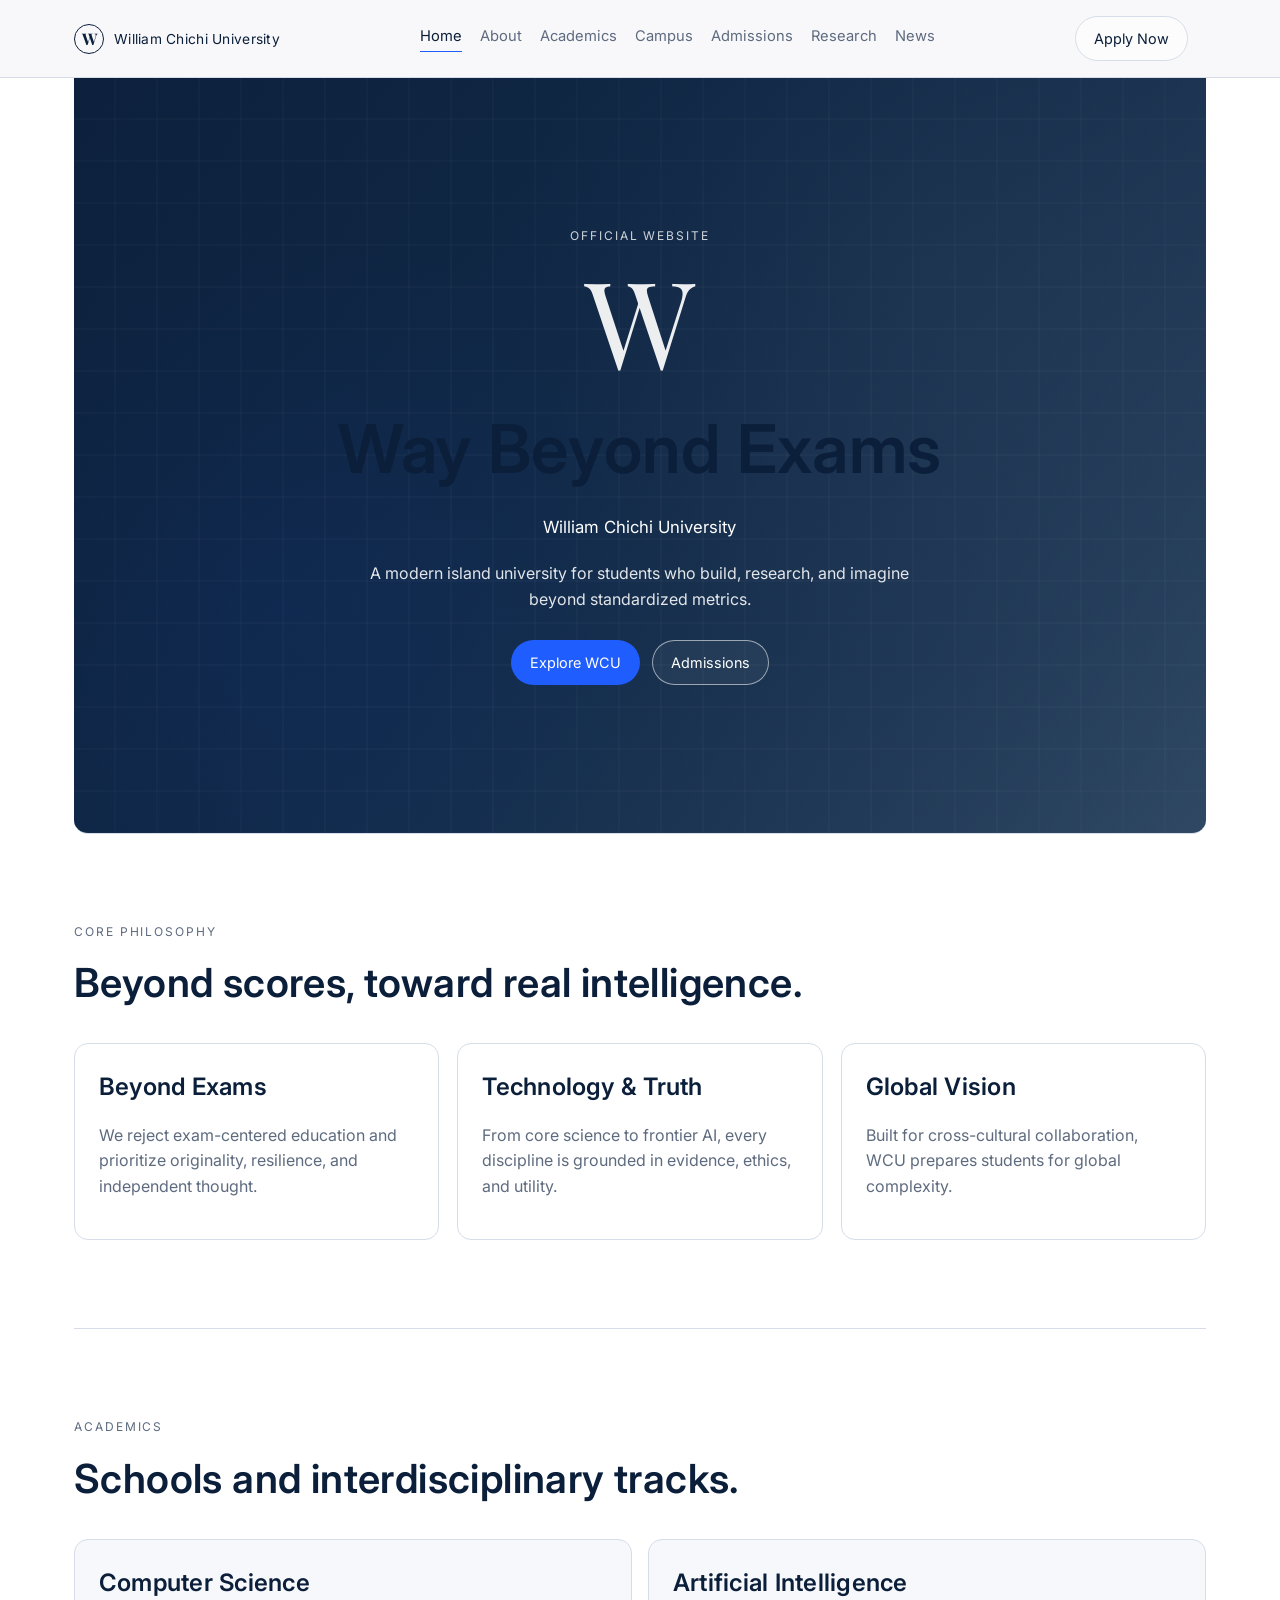
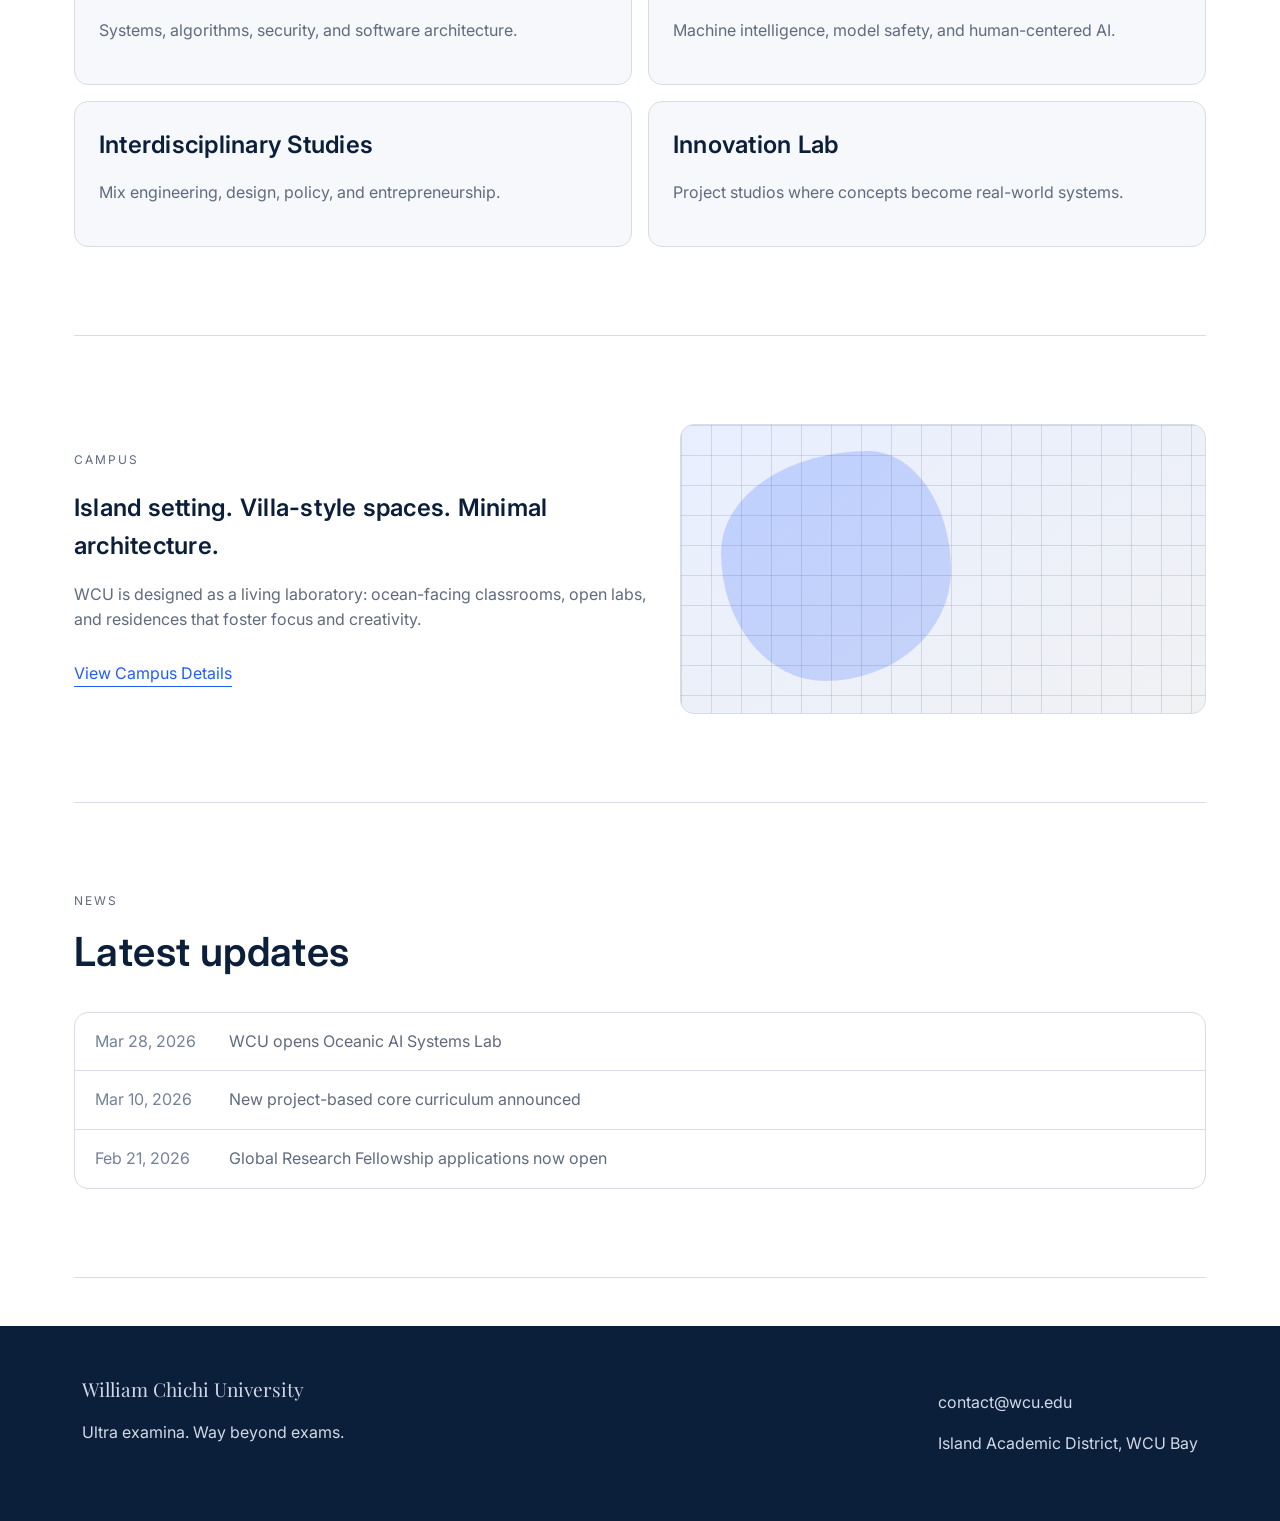
<file: index.html>
﻿
<!DOCTYPE html>
<html lang="en">
<head>
  <meta charset="UTF-8" />
  <meta name="viewport" content="width=device-width, initial-scale=1.0" />
  <title>William Chichi University | Way Beyond Exams</title>
  <meta name="description" content="Official website concept for William Chichi University." />
  <link rel="preconnect" href="https://fonts.googleapis.com">
  <link rel="preconnect" href="https://fonts.gstatic.com" crossorigin>
  <link href="https://fonts.googleapis.com/css2?family=Playfair+Display:wght@500;700&family=Inter:wght@300;400;500;600&display=swap" rel="stylesheet">
  <link rel="stylesheet" href="styles.css" />
</head>
<body>
  <div class="loading-screen" id="loadingScreen" aria-hidden="true">
    <svg class="loading-mark" viewBox="0 0 120 120" role="img" aria-label="WCU loading mark">
      <path d="M18 20 L36 98 L60 42 L84 98 L102 20" />
    </svg>
  </div>

  <header class="site-header">
    <a class="brand" href="index.html">
      <span class="brand-mark">W</span>
      <span class="brand-text">William Chichi University</span>
    </a>
    <button class="menu-toggle" id="menuToggle" aria-expanded="false" aria-controls="navMenu">Menu</button>
    <nav id="navMenu" class="site-nav" aria-label="Primary">
      <a class="active" href="index.html">Home</a>
      <a href="about.html">About</a>
      <a href="academics.html">Academics</a>
      <a href="campus.html">Campus</a>
      <a href="admissions.html">Admissions</a>
      <a href="research.html">Research</a>
      <a href="news.html">News</a>
    </nav>
    <a class="btn btn-outline" href="admissions.html">Apply Now</a>
  </header>

  <main>
    <section class="hero">
      <div class="hero-overlay"></div>
      <div class="hero-content reveal">
        <p class="eyebrow">Official Website</p>
        <div class="hero-mark" aria-hidden="true">W</div>
        <h1>Way Beyond Exams</h1>
        <p class="hero-subtitle">William Chichi University</p>
        <p class="hero-copy">A modern island university for students who build, research, and imagine beyond standardized metrics.</p>
        <div class="hero-actions">
          <a class="btn btn-solid" href="about.html">Explore WCU</a>
          <a class="btn btn-outline" href="admissions.html">Admissions</a>
        </div>
      </div>
    </section>

    <section class="section reveal">
      <div class="section-header">
        <p class="eyebrow">Core Philosophy</p>
        <h2>Beyond scores, toward real intelligence.</h2>
      </div>
      <div class="pillars">
        <article>
          <h3>Beyond Exams</h3>
          <p>We reject exam-centered education and prioritize originality, resilience, and independent thought.</p>
        </article>
        <article>
          <h3>Technology & Truth</h3>
          <p>From core science to frontier AI, every discipline is grounded in evidence, ethics, and utility.</p>
        </article>
        <article>
          <h3>Global Vision</h3>
          <p>Built for cross-cultural collaboration, WCU prepares students for global complexity.</p>
        </article>
      </div>
    </section>

    <section class="section reveal">
      <div class="section-header">
        <p class="eyebrow">Academics</p>
        <h2>Schools and interdisciplinary tracks.</h2>
      </div>
      <div class="card-grid">
        <a class="card" href="academics.html">
          <h3>Computer Science</h3>
          <p>Systems, algorithms, security, and software architecture.</p>
        </a>
        <a class="card" href="academics.html">
          <h3>Artificial Intelligence</h3>
          <p>Machine intelligence, model safety, and human-centered AI.</p>
        </a>
        <a class="card" href="academics.html">
          <h3>Interdisciplinary Studies</h3>
          <p>Mix engineering, design, policy, and entrepreneurship.</p>
        </a>
        <a class="card" href="academics.html">
          <h3>Innovation Lab</h3>
          <p>Project studios where concepts become real-world systems.</p>
        </a>
      </div>
    </section>

    <section class="section campus-band reveal">
      <div>
        <p class="eyebrow">Campus</p>
        <h2>Island setting. Villa-style spaces. Minimal architecture.</h2>
        <p>WCU is designed as a living laboratory: ocean-facing classrooms, open labs, and residences that foster focus and creativity.</p>
        <a class="text-link" href="campus.html">View Campus Details</a>
      </div>
      <div class="campus-visual" aria-hidden="true">
        <div class="blob"></div>
        <div class="line-grid"></div>
      </div>
    </section>

    <section class="section reveal">
      <div class="section-header">
        <p class="eyebrow">News</p>
        <h2>Latest updates</h2>
      </div>
      <div class="news-list">
        <a href="news.html"><span>Mar 28, 2026</span> WCU opens Oceanic AI Systems Lab</a>
        <a href="news.html"><span>Mar 10, 2026</span> New project-based core curriculum announced</a>
        <a href="news.html"><span>Feb 21, 2026</span> Global Research Fellowship applications now open</a>
      </div>
    </section>
  </main>

  <footer class="site-footer">
    <div>
      <p class="footer-title">William Chichi University</p>
      <p>Ultra examina. Way beyond exams.</p>
    </div>
    <div>
      <p>contact@wcu.edu</p>
      <p>Island Academic District, WCU Bay</p>
    </div>
  </footer>

  <script src="script.js"></script>
</body>
</html>
</file>
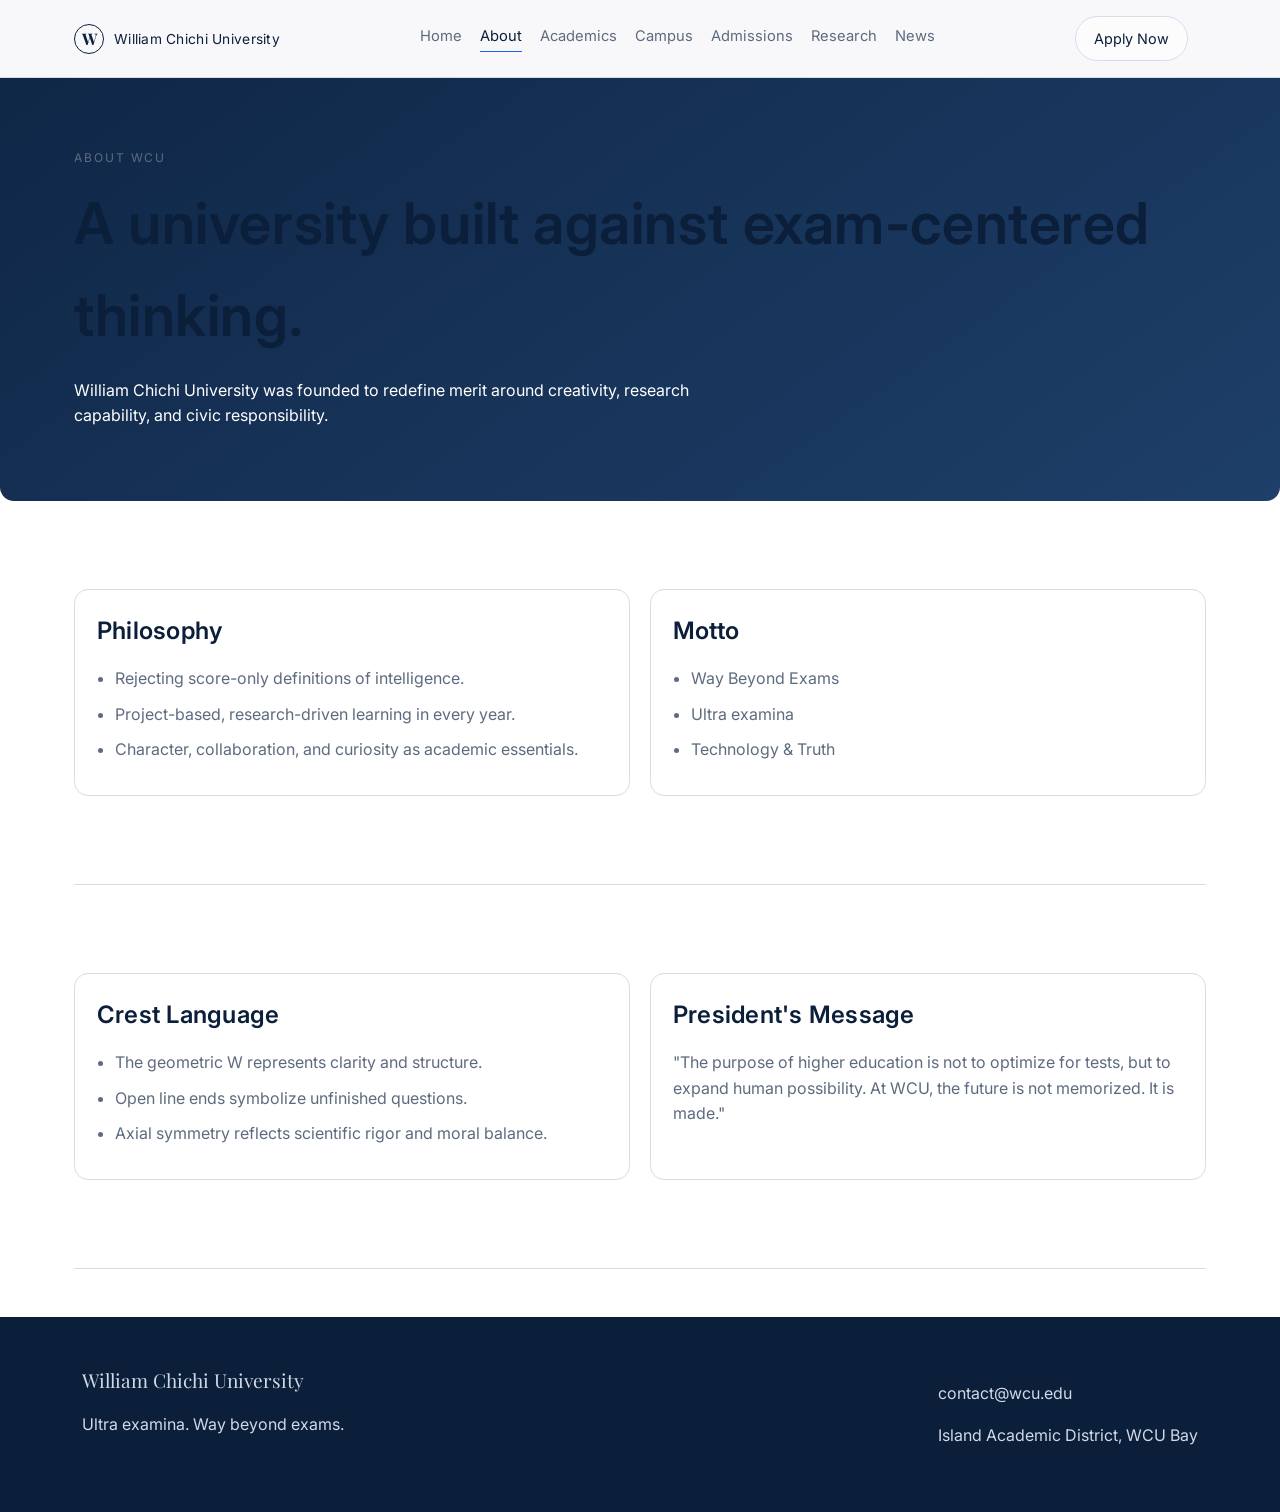
<file: about.html>
﻿<!DOCTYPE html>
<html lang="en">
<head>
  <meta charset="UTF-8" />
  <meta name="viewport" content="width=device-width, initial-scale=1.0" />
  <title>About | William Chichi University</title>
  <link rel="preconnect" href="https://fonts.googleapis.com">
  <link rel="preconnect" href="https://fonts.gstatic.com" crossorigin>
  <link href="https://fonts.googleapis.com/css2?family=Playfair+Display:wght@500;700&family=Inter:wght@300;400;500;600&display=swap" rel="stylesheet">
  <link rel="stylesheet" href="styles.css" />
</head>
<body>
  <header class="site-header">
    <a class="brand" href="index.html"><span class="brand-mark">W</span><span class="brand-text">William Chichi University</span></a>
    <button class="menu-toggle" id="menuToggle" aria-expanded="false" aria-controls="navMenu">Menu</button>
    <nav id="navMenu" class="site-nav" aria-label="Primary">
      <a href="index.html">Home</a>
      <a class="active" href="about.html">About</a>
      <a href="academics.html">Academics</a>
      <a href="campus.html">Campus</a>
      <a href="admissions.html">Admissions</a>
      <a href="research.html">Research</a>
      <a href="news.html">News</a>
    </nav>
    <a class="btn btn-outline" href="admissions.html">Apply Now</a>
  </header>

  <section class="page-hero">
    <div class="inner reveal">
      <p class="eyebrow">About WCU</p>
      <h1>A university built against exam-centered thinking.</h1>
      <p class="page-intro">William Chichi University was founded to redefine merit around creativity, research capability, and civic responsibility.</p>
    </div>
  </section>

  <main>
    <section class="section reveal two-col">
      <article class="list-panel">
        <h3>Philosophy</h3>
        <ul>
          <li>Rejecting score-only definitions of intelligence.</li>
          <li>Project-based, research-driven learning in every year.</li>
          <li>Character, collaboration, and curiosity as academic essentials.</li>
        </ul>
      </article>
      <article class="list-panel">
        <h3>Motto</h3>
        <ul>
          <li>Way Beyond Exams</li>
          <li>Ultra examina</li>
          <li>Technology & Truth</li>
        </ul>
      </article>
    </section>

    <section class="section reveal two-col">
      <article class="list-panel">
        <h3>Crest Language</h3>
        <ul>
          <li>The geometric W represents clarity and structure.</li>
          <li>Open line ends symbolize unfinished questions.</li>
          <li>Axial symmetry reflects scientific rigor and moral balance.</li>
        </ul>
      </article>
      <article class="list-panel">
        <h3>President's Message</h3>
        <p>"The purpose of higher education is not to optimize for tests, but to expand human possibility. At WCU, the future is not memorized. It is made."</p>
      </article>
    </section>
  </main>

  <footer class="site-footer">
    <div>
      <p class="footer-title">William Chichi University</p>
      <p>Ultra examina. Way beyond exams.</p>
    </div>
    <div>
      <p>contact@wcu.edu</p>
      <p>Island Academic District, WCU Bay</p>
    </div>
  </footer>

  <script src="script.js"></script>
</body>
</html>
</file>
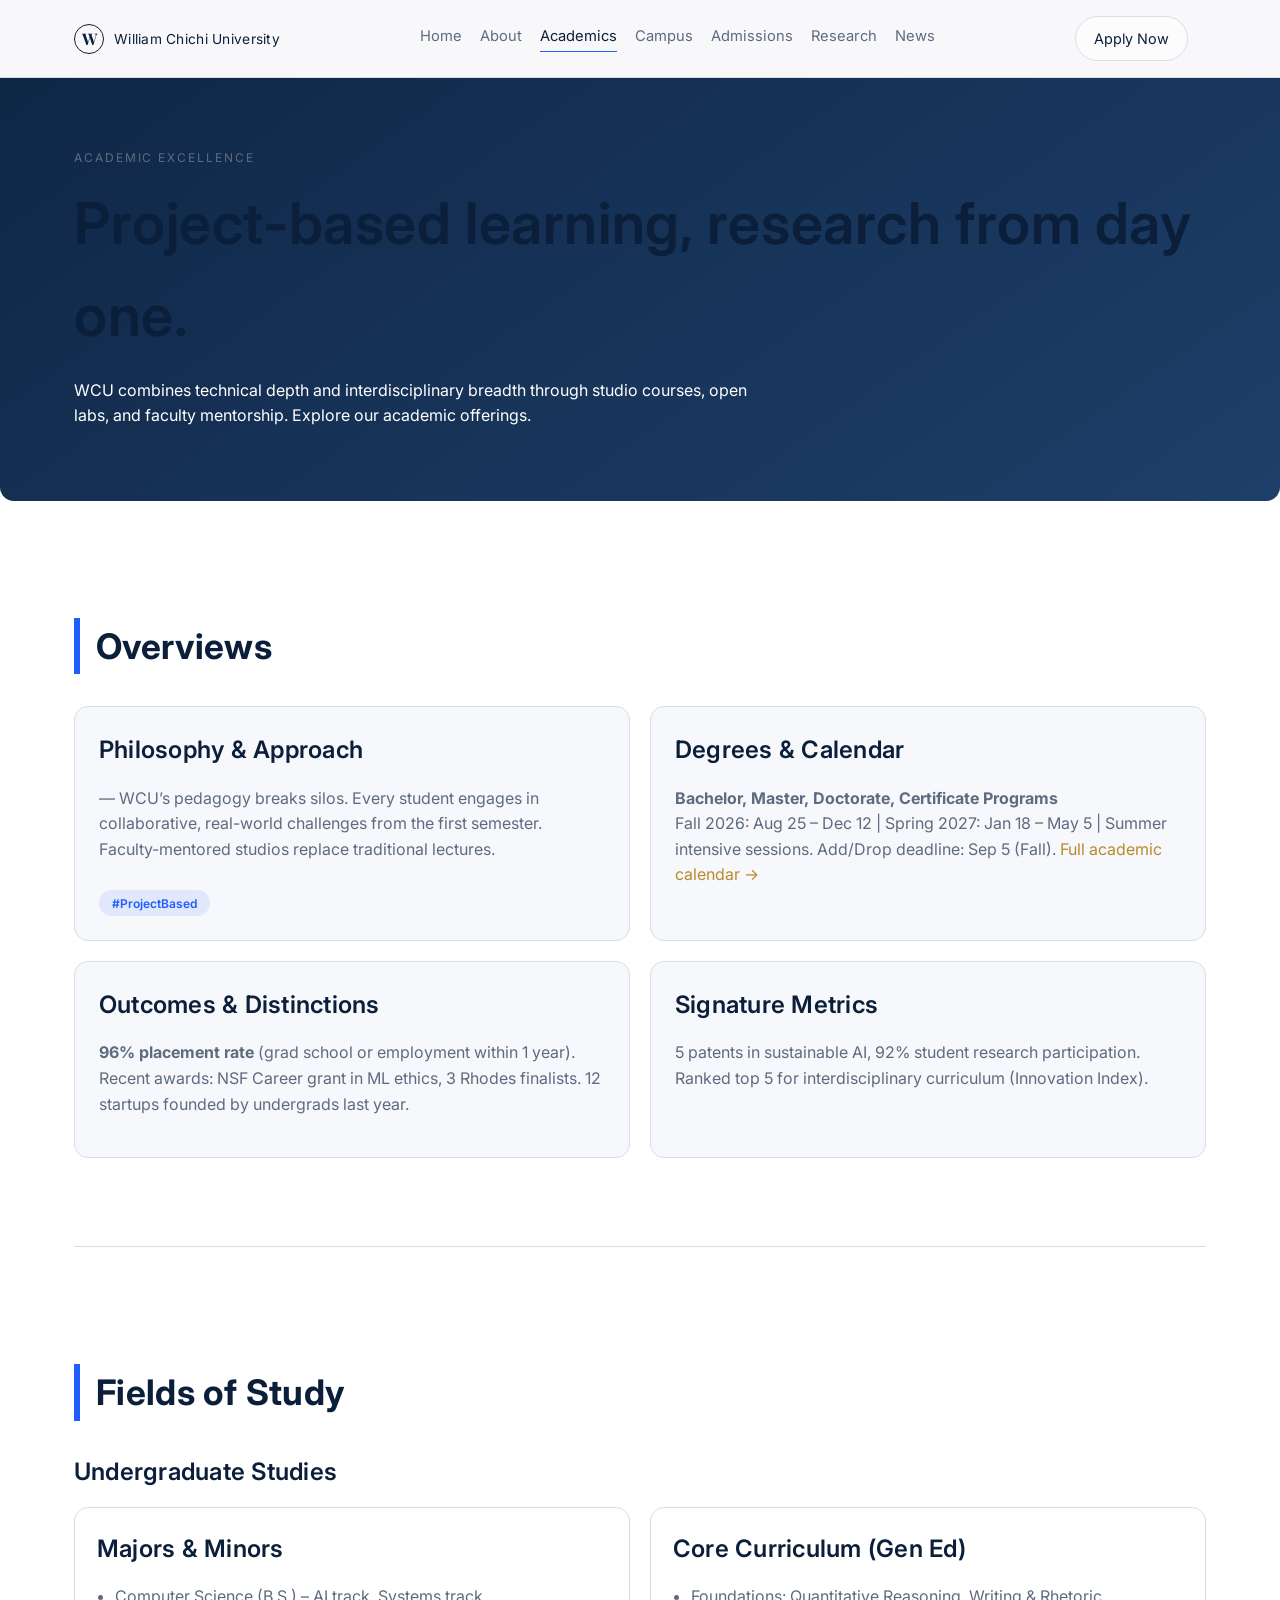
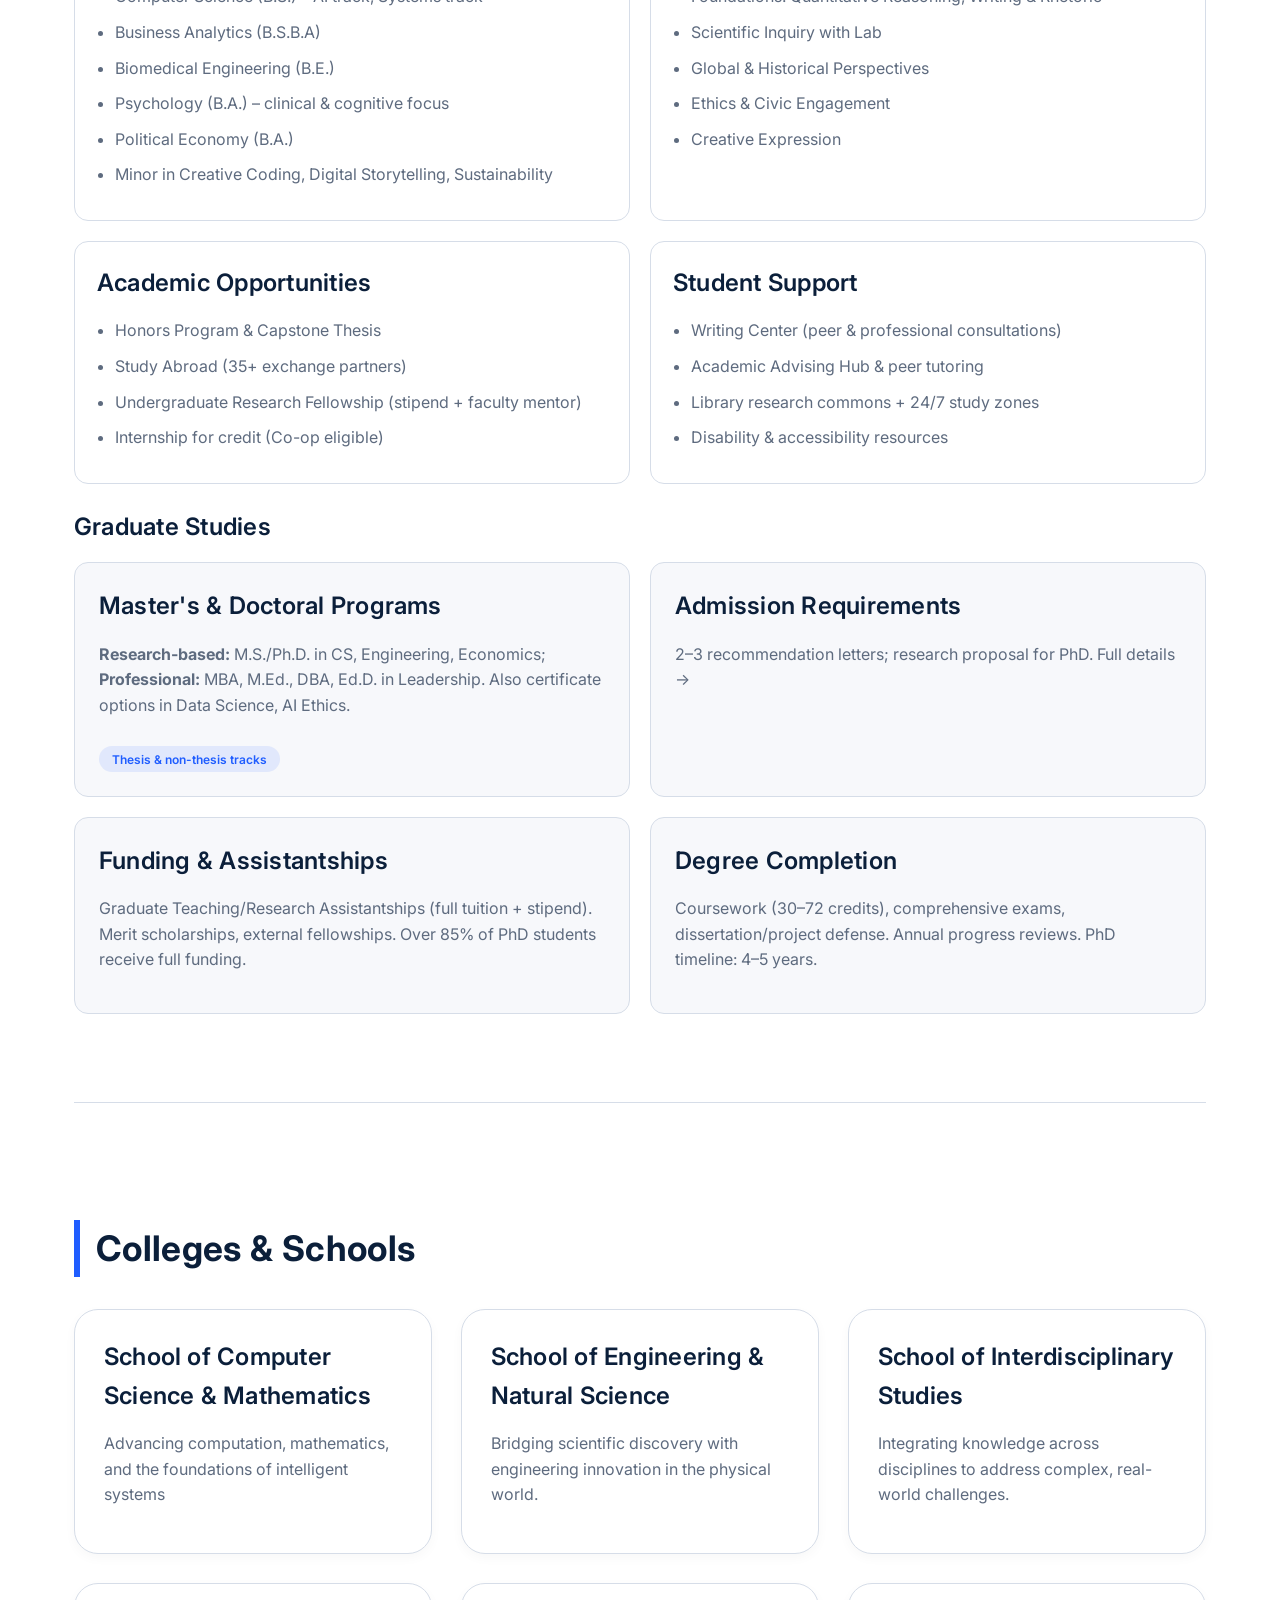
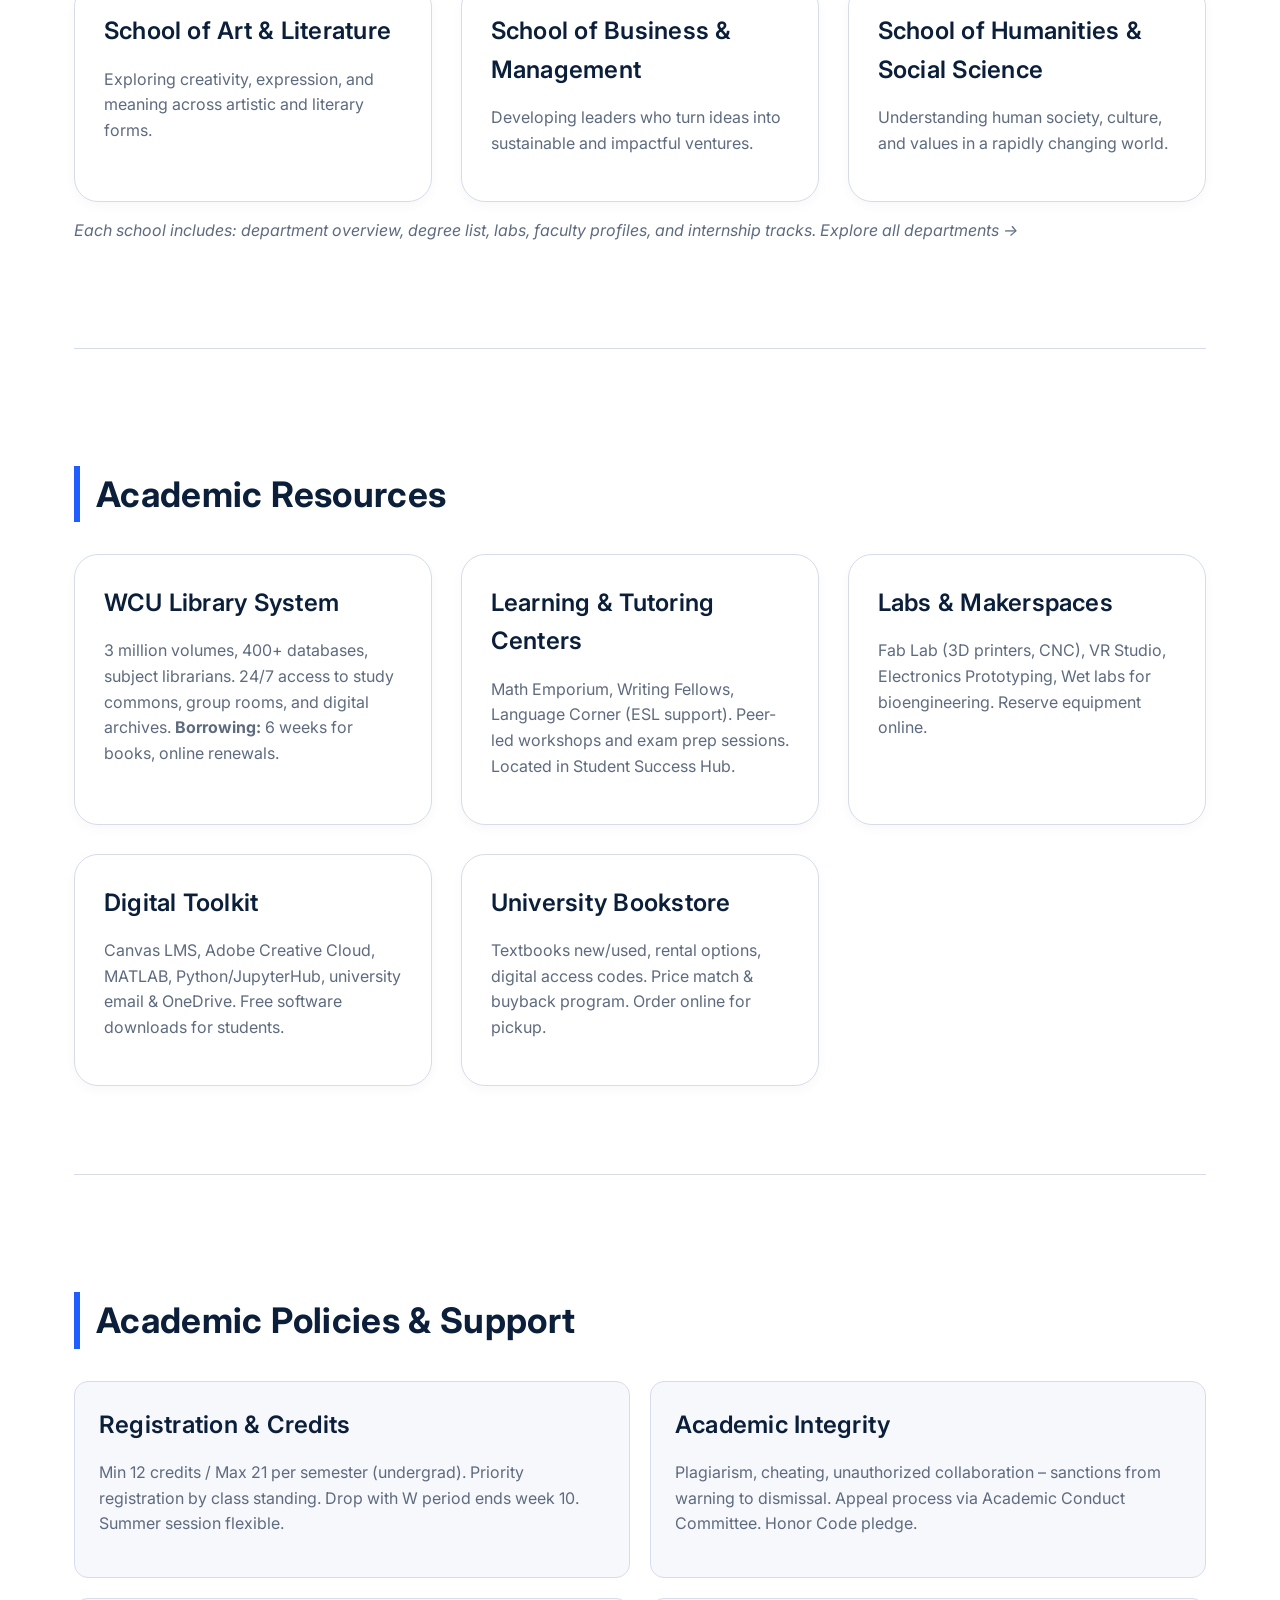
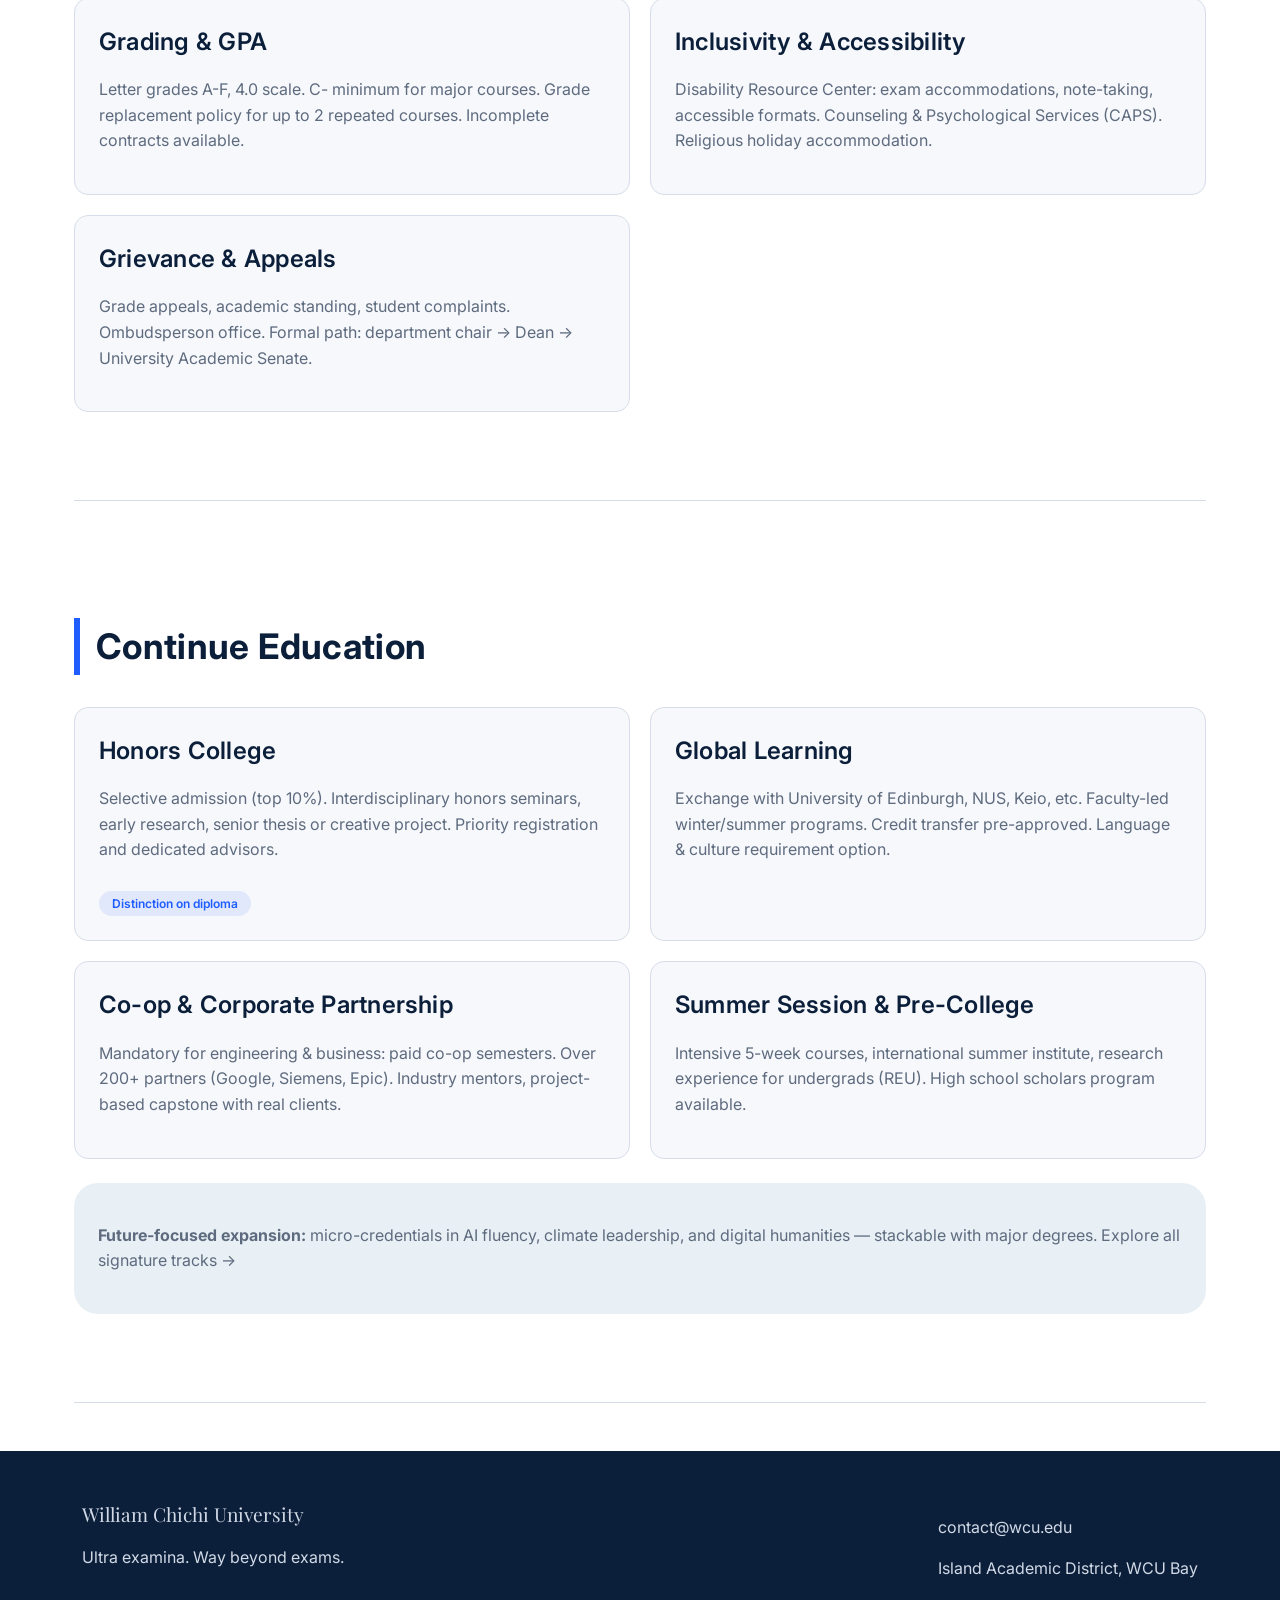
<file: academics.html>
﻿<!DOCTYPE html>
<html lang="en">
<head>
  <meta charset="UTF-8" />
  <meta name="viewport" content="width=device-width, initial-scale=1.0" />
  <title>Academics | William Chichi University</title>
  <link rel="preconnect" href="https://fonts.googleapis.com">
  <link rel="preconnect" href="https://fonts.gstatic.com" crossorigin>
  <link href="https://fonts.googleapis.com/css2?family=Playfair+Display:wght@500;700;800&family=Inter:opsz,wght@14..32,300;14..32,400;14..32,500;14..32,600;14..32,700&display=swap" rel="stylesheet">
  <link rel="stylesheet" href="styles.css" />

</head>
<body>
  <header class="site-header">
    <a class="brand" href="index.html"><span class="brand-mark">W</span><span class="brand-text">William Chichi University</span></a>
    <button class="menu-toggle" id="menuToggle" aria-expanded="false" aria-controls="navMenu">☰ Menu</button>
    <nav id="navMenu" class="site-nav" aria-label="Primary">
      <a href="index.html">Home</a>
      <a href="about.html">About</a>
      <a class="active" href="academics.html">Academics</a>
      <a href="campus.html">Campus</a>
      <a href="admissions.html">Admissions</a>
      <a href="research.html">Research</a>
      <a href="news.html">News</a>
    </nav>
    <a class="btn btn-outline" href="admissions.html">Apply Now</a>
  </header>

  <section class="page-hero">
    <div class="inner reveal">
      <p class="eyebrow">ACADEMIC EXCELLENCE</p>
      <h1>Project-based learning, research from day one.</h1>
      <p class="page-intro">WCU combines technical depth and interdisciplinary breadth through studio courses, open labs, and faculty mentorship. Explore our academic offerings.</p>
    </div>
  </section>

  <main>
    <!-- ================= Overviews ================= -->
    <section id="overviews" class="section reveal">
      <h2 class="section-title">Overviews</h2>
      <div class="grid-2col">
        <div class="card">
          <h3> Philosophy & Approach</h3>
          <p><strong></strong> — WCU’s pedagogy breaks silos. Every student engages in collaborative, real-world challenges from the first semester. Faculty-mentored studios replace traditional lectures.</p>
          <div class="badge">#ProjectBased</div>
        </div>
        <div class="card">
          <h3> Degrees & Calendar</h3>
          <p><strong>Bachelor, Master, Doctorate, Certificate Programs</strong><br>Fall 2026: Aug 25 – Dec 12 | Spring 2027: Jan 18 – May 5 | Summer intensive sessions. Add/Drop deadline: Sep 5 (Fall). <a href="#" style="color: var(--wcu-gold);">Full academic calendar →</a></p>
        </div>
        <div class="card">
          <h3> Outcomes & Distinctions</h3>
          <p><strong>96% placement rate</strong> (grad school or employment within 1 year). Recent awards: NSF Career grant in ML ethics, 3 Rhodes finalists. 12 startups founded by undergrads last year.</p>
        </div>
        <div class="card">
          <h3> Signature Metrics</h3>
          <p> 5 patents in sustainable AI, 92% student research participation. Ranked top 5 for interdisciplinary curriculum (Innovation Index).</p>
        </div>
      </div>
    </section>

    <!-- ================= Fields of Study ================= -->
    <section id="fields-of-study" class="section reveal">
      <h2 class="section-title">Fields of Study</h2>
      <h3>Undergraduate Studies</h3>
      <div class="two-col">
        <div class="list-panel card">
          <h3> Majors & Minors</h3>
          <ul>
            <li>Computer Science (B.S.) – AI track, Systems track</li>
            <li>Business Analytics (B.S.B.A)</li>
            <li>Biomedical Engineering (B.E.)</li>
            <li>Psychology (B.A.) – clinical & cognitive focus</li>
            <li>Political Economy (B.A.)</li>
            <li>Minor in Creative Coding, Digital Storytelling, Sustainability</li>
          </ul>
        </div>
        <div class="list-panel card">
          <h3> Core Curriculum (Gen Ed)</h3>
          <ul>
            <li>Foundations: Quantitative Reasoning, Writing & Rhetoric</li>
            <li>Scientific Inquiry with Lab</li>
            <li>Global & Historical Perspectives</li>
            <li>Ethics & Civic Engagement</li>
            <li>Creative Expression</li>
          </ul>
        </div>
        <div class="list-panel card">
          <h3> Academic Opportunities</h3>
          <ul>
            <li>Honors Program & Capstone Thesis</li>
            <li>Study Abroad (35+ exchange partners)</li>
            <li>Undergraduate Research Fellowship (stipend + faculty mentor)</li>
            <li>Internship for credit (Co-op eligible)</li>
          </ul>
        </div>
        <div class="list-panel card">
          <h3> Student Support</h3>
          <ul>
            <li>Writing Center (peer & professional consultations)</li>
            <li>Academic Advising Hub & peer tutoring</li>
            <li>Library research commons + 24/7 study zones</li>
            <li>Disability & accessibility resources</li>
          </ul>
        </div>
      </div>
      <h3>Graduate Studies</h3>
      <div class="grid-2col">
        <div class="card">
          <h3> Master's & Doctoral Programs</h3>
          <p><strong>Research-based:</strong> M.S./Ph.D. in CS, Engineering, Economics; <strong>Professional:</strong> MBA, M.Ed., DBA, Ed.D. in Leadership. Also certificate options in Data Science, AI Ethics.</p>
          <div class="badge">Thesis & non-thesis tracks</div>
        </div>
        <div class="card">
          <h3> Admission Requirements</h3>
          <p> 2–3 recommendation letters; research proposal for PhD. <a href="#">Full details →</a></p>
        </div>
        <div class="card">
          <h3> Funding & Assistantships</h3>
          <p>Graduate Teaching/Research Assistantships (full tuition + stipend). Merit scholarships, external fellowships. Over 85% of PhD students receive full funding.</p>
        </div>
        <div class="card">
          <h3> Degree Completion</h3>
          <p>Coursework (30–72 credits), comprehensive exams, dissertation/project defense. Annual progress reviews. PhD timeline: 4–5 years.</p>
        </div>
      </div>
    </section>

    <!-- ================= Colleges & Schools ================= -->
    <section id="colleges-schools" class="section reveal">
      <h2 class="section-title">Colleges & Schools</h2>
      <div class="schools-showcase">
        <div class="school-card card">
          <a href="school-computer-science-and-mathematics.html" class="school-link">
            <h3>School of Computer Science &amp; Mathematics</h3>
            <p>Advancing computation, mathematics, and the foundations of intelligent systems</p>
          </a>
        </div>
        <div class="school-card card">
          <a href="school-engineering-and-natural-science.html" class="school-link"> 
            <h3>School of Engineering &amp; Natural Science</h3>
            <p>Bridging scientific discovery with engineering innovation in the physical world.</p>
          </a>
        </div>
        <div class="school-card card">
          <a href="school-interdisciplinary-studies.html" class="school-link">  
            <h3>School of Interdisciplinary Studies</h3>
            <p>Integrating knowledge across disciplines to address complex, real-world challenges.</p>
          </a>
        </div>
        <div class="school-card card">
          <a href="school-art-and-literature.html" class="school-link">
            <h3>School of Art &amp; Literature</h3>
            <p>Exploring creativity, expression, and meaning across artistic and literary forms.</p>
          </a>
        </div>
        <div class="school-card card">
          <a href="school-business-and-management.html" class="school-link">  
            <h3>School of Business &amp; Management</h3>
            <p>Developing leaders who turn ideas into sustainable and impactful ventures.</p>
          </a>
        </div>
        <div class="school-card card">
          <a href="school-humanities-and-social-science.html" class="school-link">  
            <h3>School of Humanities &amp; Social Science</h3>
            <p>Understanding human society, culture, and values in a rapidly changing world.</p>
          </a>
        </div>
      </div>
      <p style="margin-top: 1rem; font-style: italic;">Each school includes: department overview, degree list, labs, faculty profiles, and internship tracks. <a href="#">Explore all departments →</a></p>
    </section>

    <!-- ================= Academic Resources ================= -->
    <section id="academic-resources" class="section reveal">
      <h2 class="section-title">Academic Resources</h2>
      <div class="schools-showcase">
        <div class="resource-card card">
          <h3> WCU Library System</h3>
          <p>3 million volumes, 400+ databases, subject librarians. 24/7 access to study commons, group rooms, and digital archives. <strong>Borrowing:</strong> 6 weeks for books, online renewals.</p>
        </div>
        <div class="resource-card card">
          <h3> Learning & Tutoring Centers</h3>
          <p>Math Emporium, Writing Fellows, Language Corner (ESL support). Peer-led workshops and exam prep sessions. Located in Student Success Hub.</p>
        </div>
        <div class="resource-card card">
          <h3> Labs & Makerspaces</h3>
          <p>Fab Lab (3D printers, CNC), VR Studio, Electronics Prototyping, Wet labs for bioengineering. <a href="#">Reserve equipment online</a>.</p>
        </div>
        <div class="resource-card card">
          <h3> Digital Toolkit</h3>
          <p>Canvas LMS, Adobe Creative Cloud, MATLAB, Python/JupyterHub, university email & OneDrive. Free software downloads for students.</p>
        </div>
        <div class="resource-card card">
          <h3> University Bookstore</h3>
          <p>Textbooks new/used, rental options, digital access codes. Price match & buyback program. Order online for pickup.</p>
        </div>
      </div>
    </section>

    <!-- ================= Academic Policies & Support ================= -->
    <section id="academic-policies-support" class="section reveal">
      <h2 class="section-title">Academic Policies & Support</h2>
      <div class="grid-2col">
        <div class="card">
          <h3> Registration & Credits</h3>
          <p>Min 12 credits / Max 21 per semester (undergrad). Priority registration by class standing. Drop with W period ends week 10. Summer session flexible.</p>
        </div>
        <div class="card">
          <h3> Academic Integrity</h3>
          <p>Plagiarism, cheating, unauthorized collaboration – sanctions from warning to dismissal. Appeal process via Academic Conduct Committee. Honor Code pledge.</p>
        </div>
        <div class="card">
          <h3> Grading & GPA</h3>
          <p>Letter grades A-F, 4.0 scale. C- minimum for major courses. Grade replacement policy for up to 2 repeated courses. Incomplete contracts available.</p>
        </div>
        <div class="card">
          <h3> Inclusivity & Accessibility</h3>
          <p>Disability Resource Center: exam accommodations, note-taking, accessible formats. Counseling & Psychological Services (CAPS). Religious holiday accommodation.</p>
        </div>
        <div class="card">
          <h3> Grievance & Appeals</h3>
          <p>Grade appeals, academic standing, student complaints. Ombudsperson office. Formal path: department chair → Dean → University Academic Senate.</p>
        </div>
      </div>
    </section>

    <!-- ================= Continue Education ================= -->
    <section id="continue-education" class="section reveal">
      <h2 class="section-title">Continue Education</h2>
      <div class="two-col">
        <div class="card">
          <h3> Honors College</h3>
          <p>Selective admission (top 10%). Interdisciplinary honors seminars, early research, senior thesis or creative project. Priority registration and dedicated advisors.</p>
          <div class="badge">Distinction on diploma</div>
        </div>
        <div class="card">
          <h3> Global Learning</h3>
          <p>Exchange with University of Edinburgh, NUS, Keio, etc. Faculty-led winter/summer programs. Credit transfer pre-approved. Language & culture requirement option.</p>
        </div>
        <div class="card">
          <h3> Co-op & Corporate Partnership</h3>
          <p>Mandatory for engineering & business: paid co-op semesters. Over 200+ partners (Google, Siemens, Epic). Industry mentors, project-based capstone with real clients.</p>
        </div>
        <div class="card">
          <h3> Summer Session & Pre-College</h3>
          <p>Intensive 5-week courses, international summer institute, research experience for undergrads (REU). High school scholars program available.</p>
        </div>
      </div>
      <div style="margin-top: 1.5rem; background: #E8F0F5; border-radius: 24px; padding: 1.5rem;">
        <p><strong> Future-focused expansion:</strong> micro-credentials in AI fluency, climate leadership, and digital humanities — stackable with major degrees. <a href="#">Explore all signature tracks →</a></p>
      </div>
    </section>

    <!-- Additional flexible note: each section is modular, ready for dynamic content insertion -->
  </main>

  <footer class="site-footer">
    <div>
      <p class="footer-title">William Chichi University</p>
      <p>Ultra examina. Way beyond exams.</p>
    </div>
    <div>
      <p>contact@wcu.edu</p>
      <p>Island Academic District, WCU Bay</p>
    </div>
  </footer>

  <script>
    // Highlight active nav link on scroll
    const navLinks = document.querySelectorAll('.academic-nav a');
    const sections = document.querySelectorAll('section[id]');

    function highlightNav() {
      let scrollY = window.pageYOffset;
      let closestSection = null;
      let minDistance = Infinity;

      sections.forEach(current => {
        const sectionTop = current.offsetTop;
        const distance = Math.abs(scrollY - (sectionTop - 150));
        if (distance < minDistance) {
          minDistance = distance;
          closestSection = current;
        }
      });

      if (closestSection) {
        const sectionId = closestSection.getAttribute('id');
        navLinks.forEach(link => link.classList.remove('active'));
        document.querySelector('.academic-nav a[href*=' + sectionId + ']').classList.add('active');
      }
    }

    window.addEventListener('scroll', highlightNav);

    // Re-highlight after clicking links
    navLinks.forEach(link => {
      link.addEventListener('click', () => {
        setTimeout(highlightNav, 200);
      });
    });
  </script>
  <script src="script.js"></script>

</body>
</html>
</file>
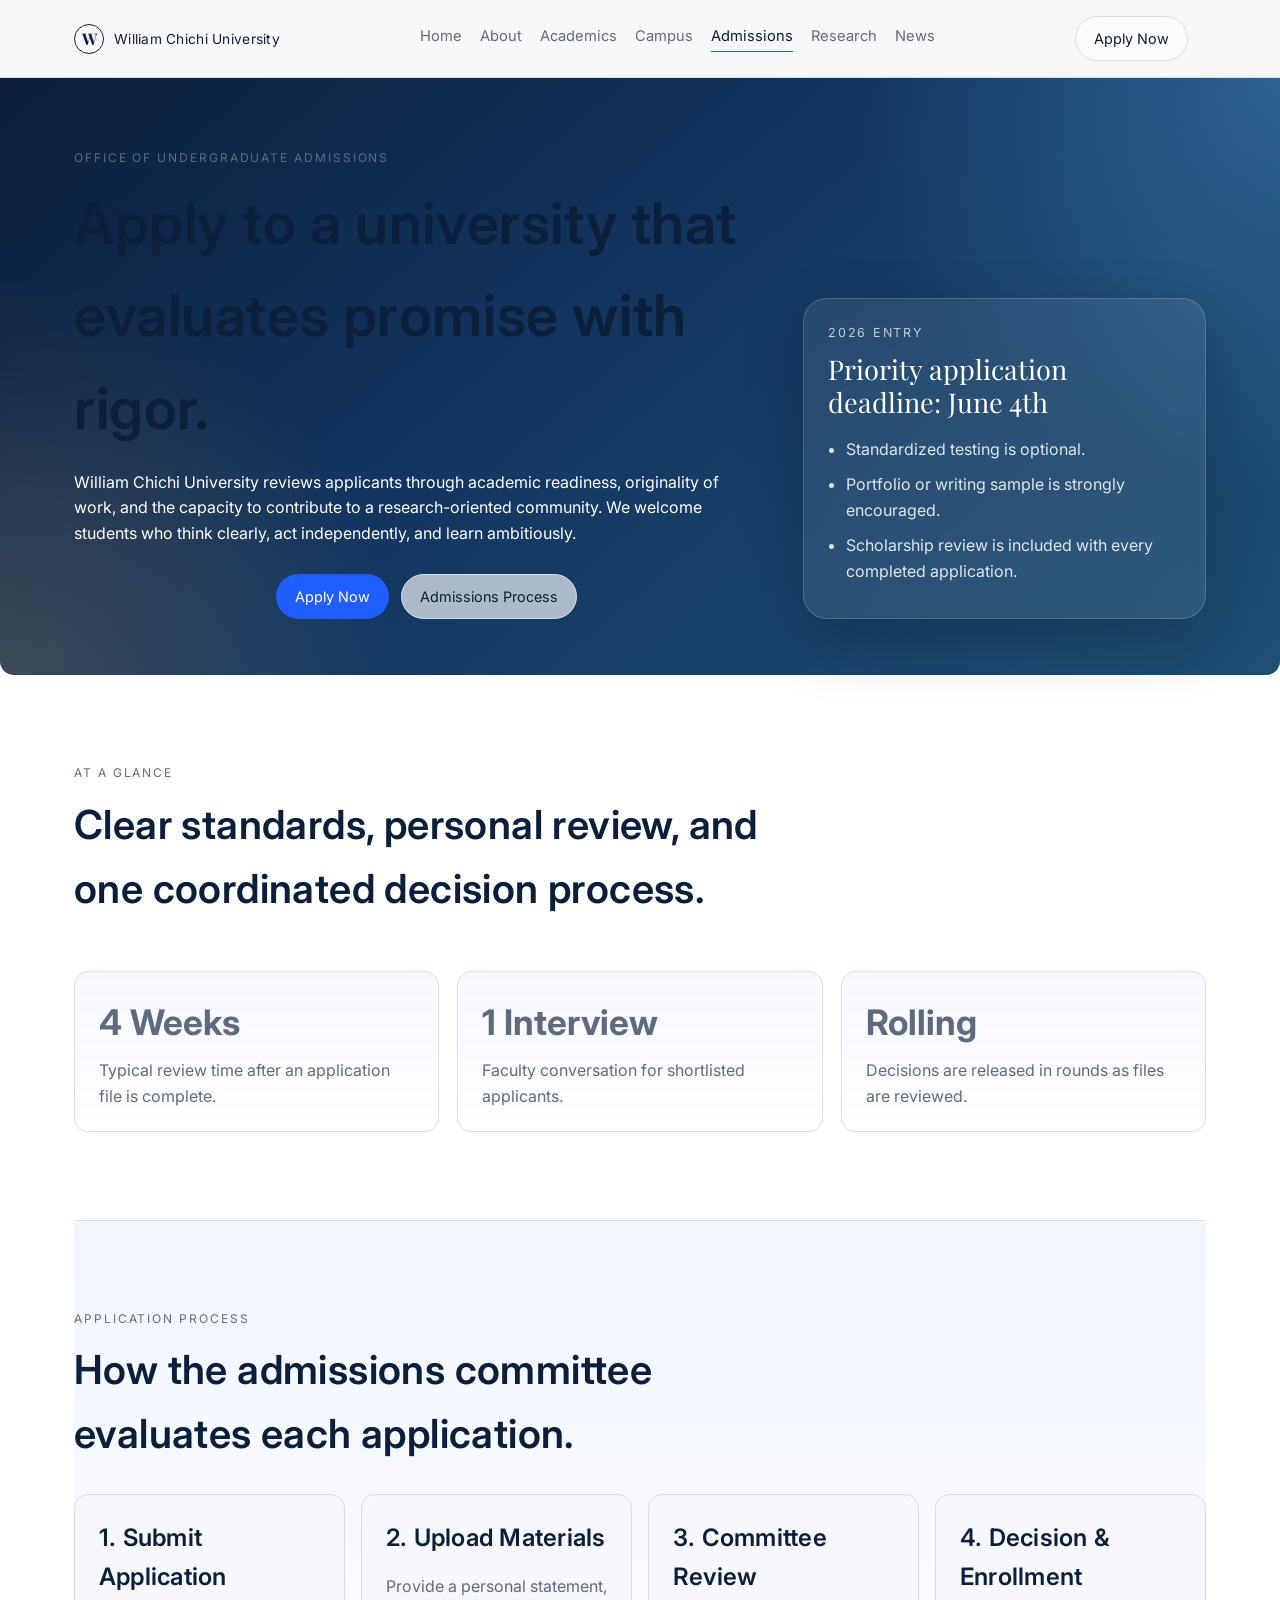
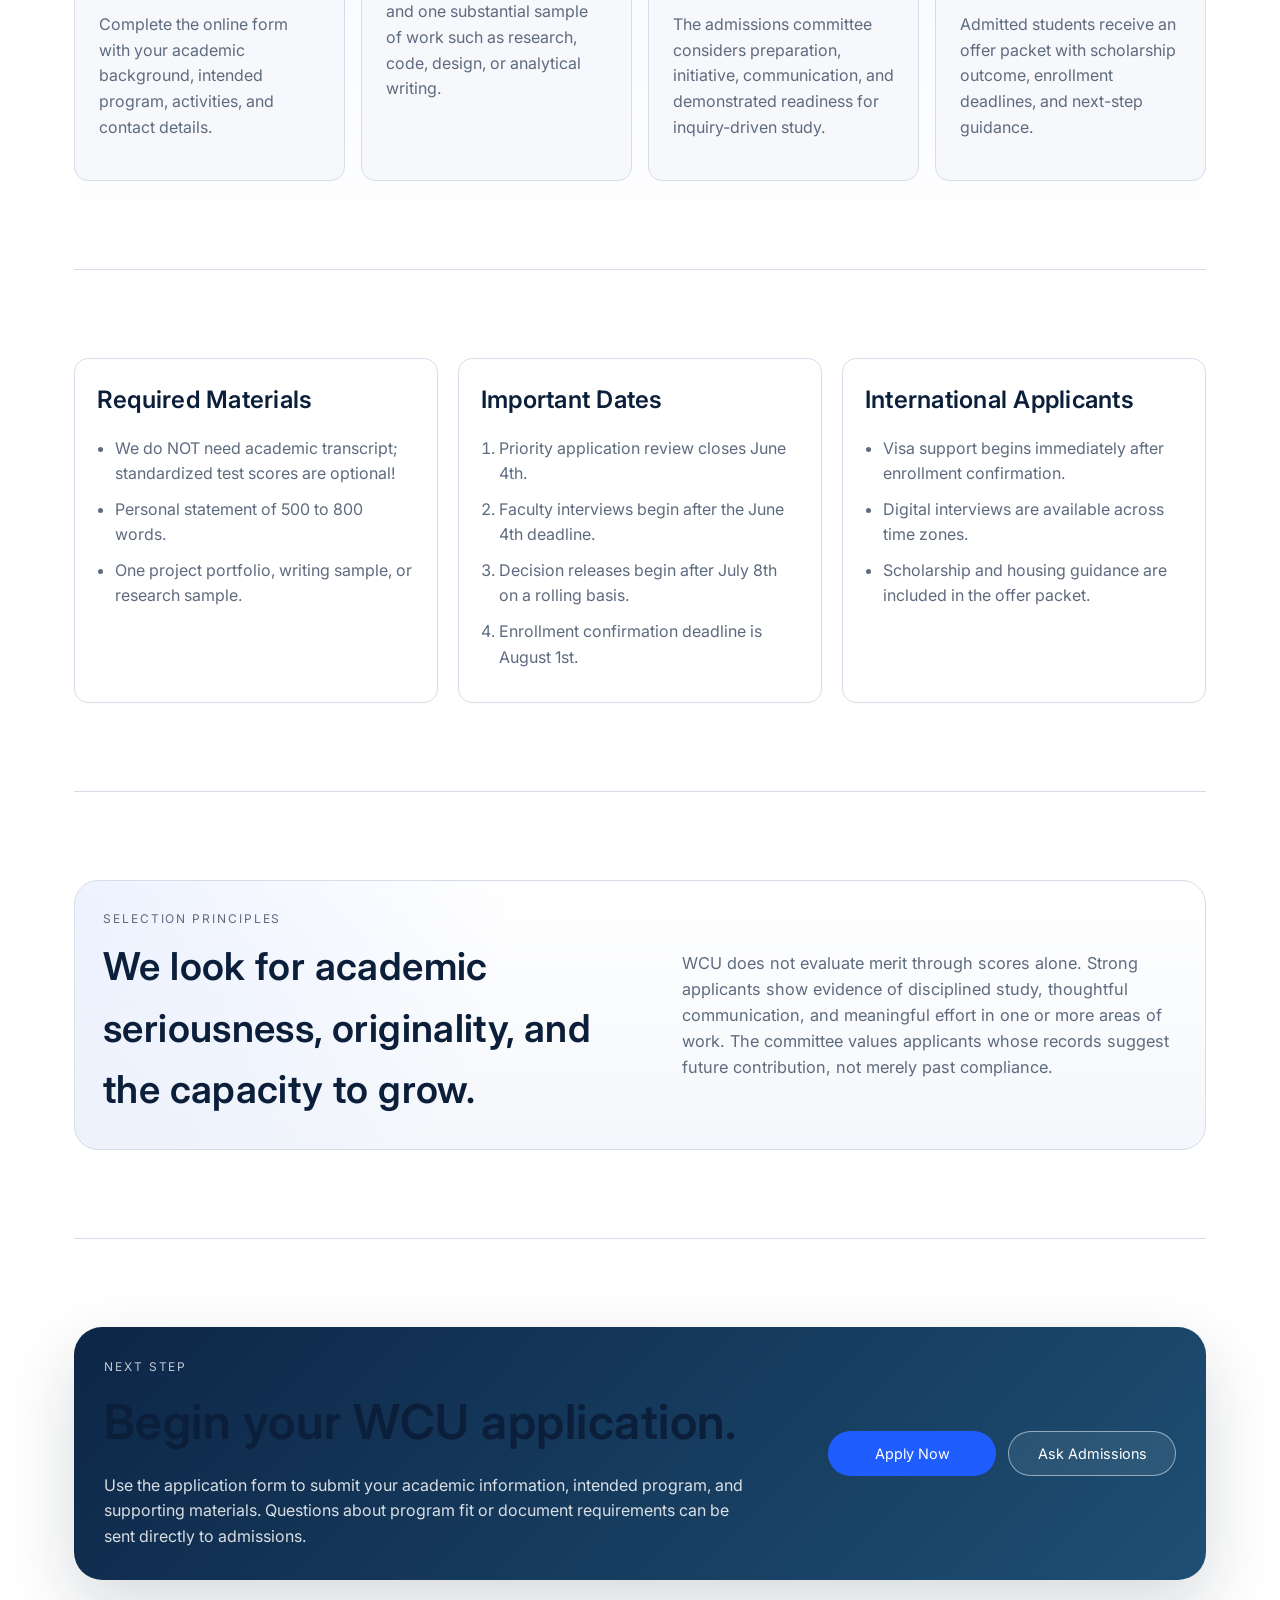
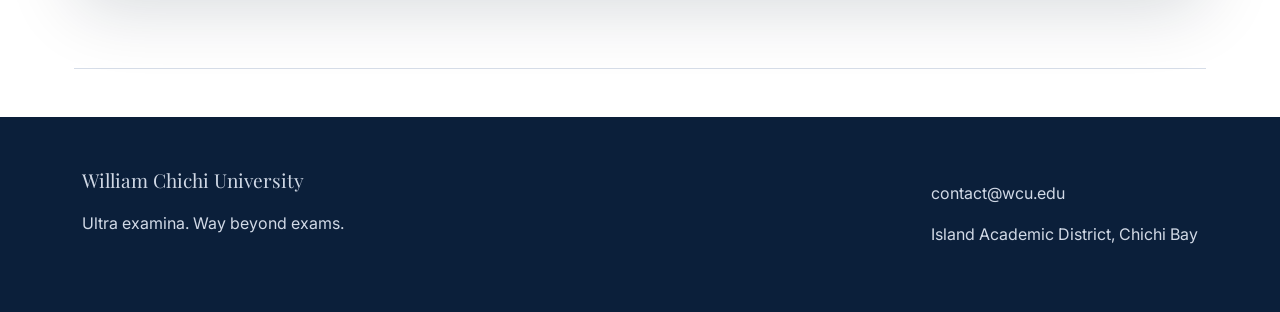
<file: admissions.html>
﻿<!DOCTYPE html>
<html lang="en">
<head>
  <meta charset="UTF-8" />
  <meta name="viewport" content="width=device-width, initial-scale=1.0" />
  <title>Admissions | William Chichi University</title>
  <link rel="preconnect" href="https://fonts.googleapis.com">
  <link rel="preconnect" href="https://fonts.gstatic.com" crossorigin>
  <link href="https://fonts.googleapis.com/css2?family=Playfair+Display:wght@500;700&family=Inter:wght@300;400;500;600&display=swap" rel="stylesheet">
  <link rel="stylesheet" href="styles.css" />
</head>
<body>
  <header class="site-header">
    <a class="brand" href="index.html"><span class="brand-mark">W</span><span class="brand-text">William Chichi University</span></a>
    <button class="menu-toggle" id="menuToggle" aria-expanded="false" aria-controls="navMenu">Menu</button>
    <nav id="navMenu" class="site-nav" aria-label="Primary">
      <a href="index.html">Home</a>
      <a href="about.html">About</a>
      <a href="academics.html">Academics</a>
      <a href="campus.html">Campus</a>
      <a class="active" href="admissions.html">Admissions</a>
      <a href="research.html">Research</a>
      <a href="news.html">News</a>
    </nav>
    <a class="btn btn-outline" href="apply.html">Apply Now</a>
  </header>

  <section class="page-hero admissions-hero">
    <div class="inner admissions-hero-grid reveal">
      <div class="admissions-hero-copy">
        <p class="eyebrow">Office Of Undergraduate Admissions</p>
        <h1>Apply to a university that evaluates promise with rigor.</h1>
        <p class="page-intro">William Chichi University reviews applicants through academic readiness, originality of work, and the capacity to contribute to a research-oriented community. We welcome students who think clearly, act independently, and learn ambitiously.</p>
        <div class="hero-actions">
          <a class="btn btn-solid" href="apply.html">Apply Now</a>
          <a class="btn btn-outline" href="#process">Admissions Process</a>
        </div>
      </div>
      <aside class="admissions-hero-card">
        <p class="hero-card-label">2026 Entry</p>
        <div class="admissions-deadline">Priority application deadline: June 4th</div>
        <ul class="admissions-hero-points">
          <li>Standardized testing is optional.</li>
          <li>Portfolio or writing sample is strongly encouraged.</li>
          <li>Scholarship review is included with every completed application.</li>
        </ul>
      </aside>
    </div>
  </section>

  <main>
    <section class="section reveal">
      <div class="admissions-overview">
        <div class="section-header">
          <p class="eyebrow">At A Glance</p>
          <h2>Clear standards, personal review, and one coordinated decision process.</h2>
        </div>
      <div class="admissions-strip">
        <article>
          <p class="admissions-strip-number">4 Weeks</p>
            <p class="admissions-strip-label">Typical review time after an application file is complete.</p>
        </article>
        <article>
          <p class="admissions-strip-number">1 Interview</p>
            <p class="admissions-strip-label">Faculty conversation for shortlisted applicants.</p>
        </article>
        <article>
            <p class="admissions-strip-number">Rolling</p>
            <p class="admissions-strip-label">Decisions are released in rounds as files are reviewed.</p>
        </article>
      </div>
      </div>
    </section>

    <section class="section admissions-steps reveal" id="process">
      <div class="section-header">
        <p class="eyebrow">Application Process</p>
        <h2>How the admissions committee evaluates each application.</h2>
      </div>
      <div class="card-grid admissions-grid">
        <article class="card">
          <h3>1. Submit Application</h3>
          <p>Complete the online form with your academic background, intended program, activities, and contact details.</p>
        </article>
        <article class="card">
          <h3>2. Upload Materials</h3>
          <p>Provide a personal statement, and one substantial sample of work such as research, code, design, or analytical writing.</p>
        </article>
        <article class="card">
          <h3>3. Committee Review</h3>
          <p>The admissions committee considers preparation, initiative, communication, and demonstrated readiness for inquiry-driven study.</p>
        </article>
        <article class="card">
          <h3>4. Decision & Enrollment</h3>
          <p>Admitted students receive an offer packet with scholarship outcome, enrollment deadlines, and next-step guidance.</p>
        </article>
      </div>
    </section>

    <section class="section reveal admissions-info-grid">
      <article class="list-panel admissions-checklist">
        <h3>Required Materials</h3>
        <ul>
          <li>We do NOT need academic transcript; standardized test scores are optional!</li>
          <li>Personal statement of 500 to 800 words.</li>
          <li>One project portfolio, writing sample, or research sample.</li>
        </ul>
      </article>
      <article class="timeline">
        <h3>Important Dates</h3>
        <ol>
          <li>Priority application review closes June 4th.</li>
          <li>Faculty interviews begin after the June 4th deadline.</li>
          <li>Decision releases begin after July 8th on a rolling basis.</li>
          <li>Enrollment confirmation deadline is August 1st.</li>
        </ol>
      </article>
      <article class="list-panel">
        <h3>International Applicants</h3>
        <ul>
          <li>Visa support begins immediately after enrollment confirmation.</li>
          <li>Digital interviews are available across time zones.</li>
          <li>Scholarship and housing guidance are included in the offer packet.</li>
        </ul>
      </article>
    </section>

    <section class="section reveal">
      <div class="admissions-principle">
        <div>
          <p class="eyebrow">Selection Principles</p>
          <h2>We look for academic seriousness, originality, and the capacity to grow.</h2>
        </div>
        <p>WCU does not evaluate merit through scores alone. Strong applicants show evidence of disciplined study, thoughtful communication, and meaningful effort in one or more areas of work. The committee values applicants whose records suggest future contribution, not merely past compliance.</p>
      </div>
    </section>

    <section class="section reveal">
      <div class="admissions-cta" id="apply-now">
        <div>
          <p class="eyebrow">Next Step</p>
          <h2>Begin your WCU application.</h2>
          <p>Use the application form to submit your academic information, intended program, and supporting materials. Questions about program fit or document requirements can be sent directly to admissions.</p>
        </div>
        <div class="admissions-cta-actions">
          <a class="btn btn-solid" href="apply.html">Apply Now</a>
          <a class="btn btn-outline" href="mailto:admissions@wcu.edu?subject=WCU%20Admissions%20Question">Ask Admissions</a>
        </div>
      </div>
    </section>
  </main>

  <footer class="site-footer">
    <div>
      <p class="footer-title">William Chichi University</p>
      <p>Ultra examina. Way beyond exams.</p>
    </div>
    <div>
      <p>contact@wcu.edu</p>
      <p>Island Academic District, Chichi Bay</p>
    </div>
  </footer>

  <script src="script.js"></script>
</body>
</html>
</file>
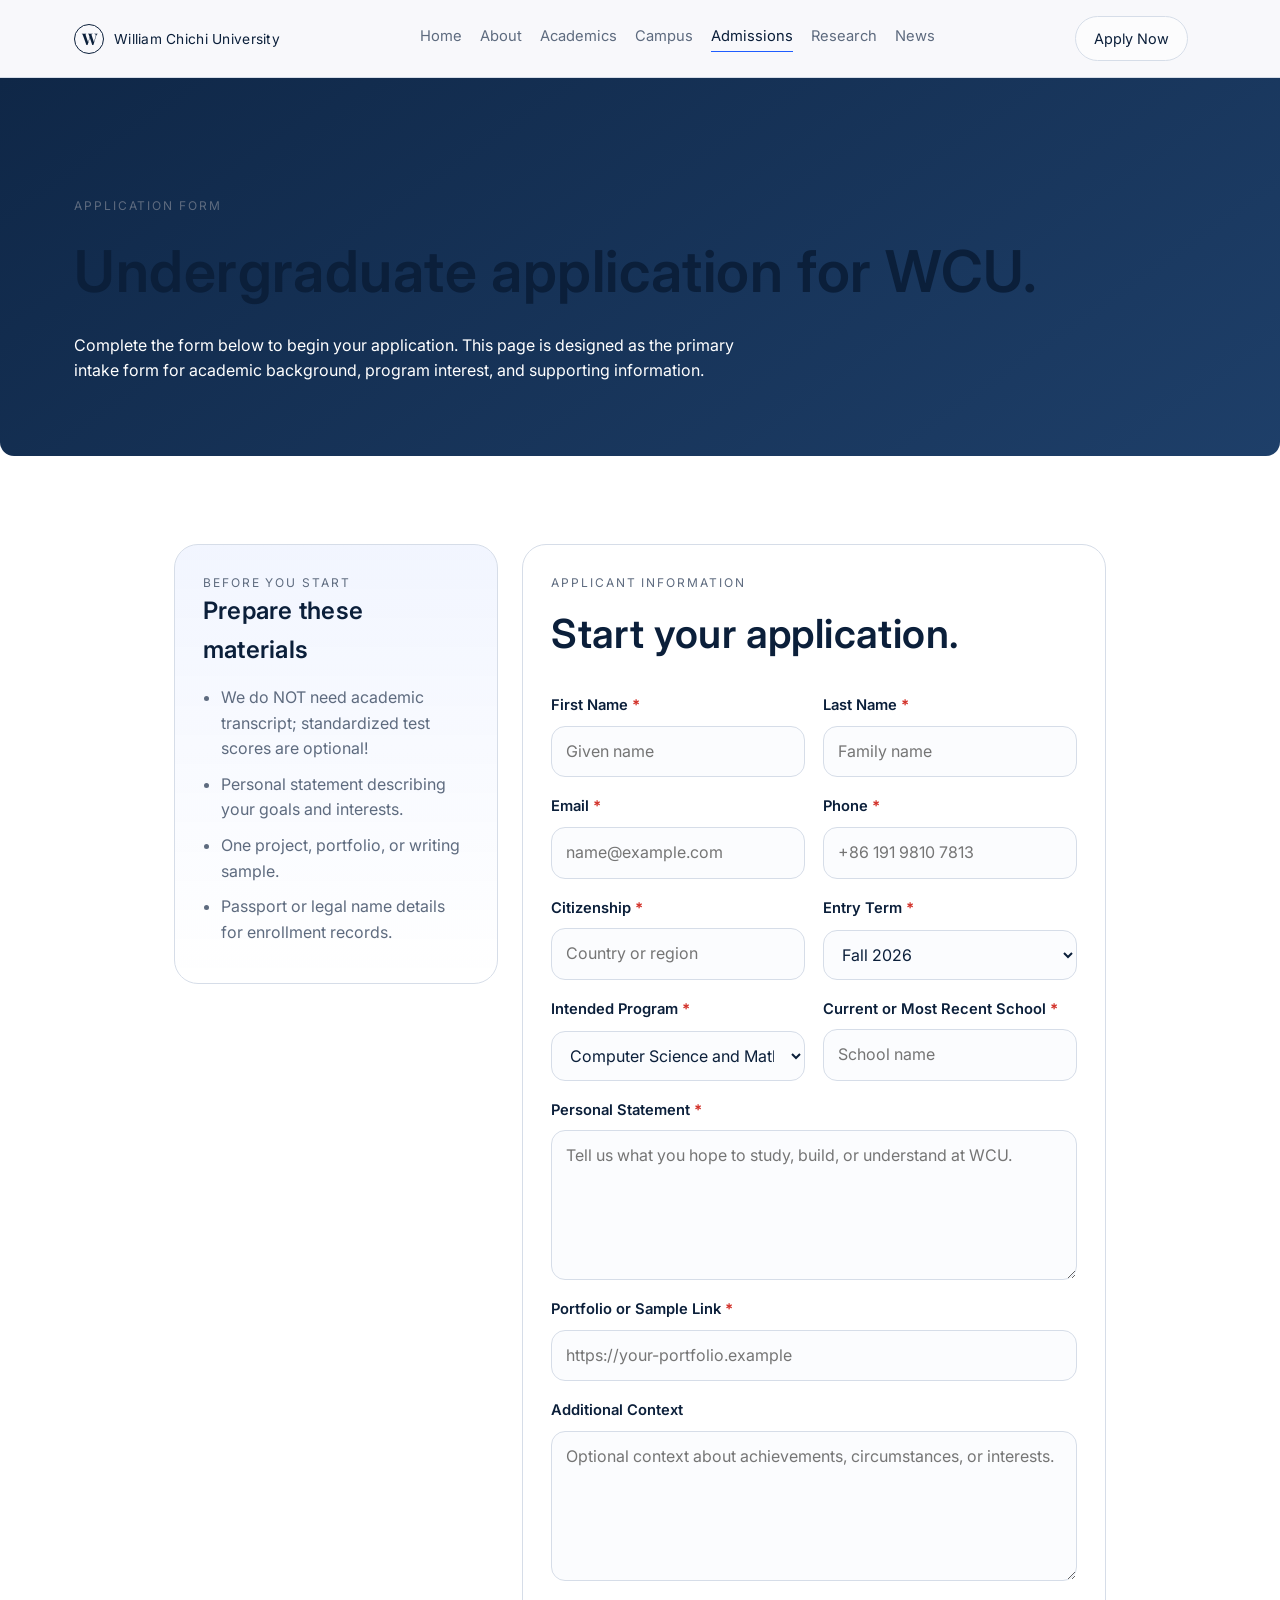
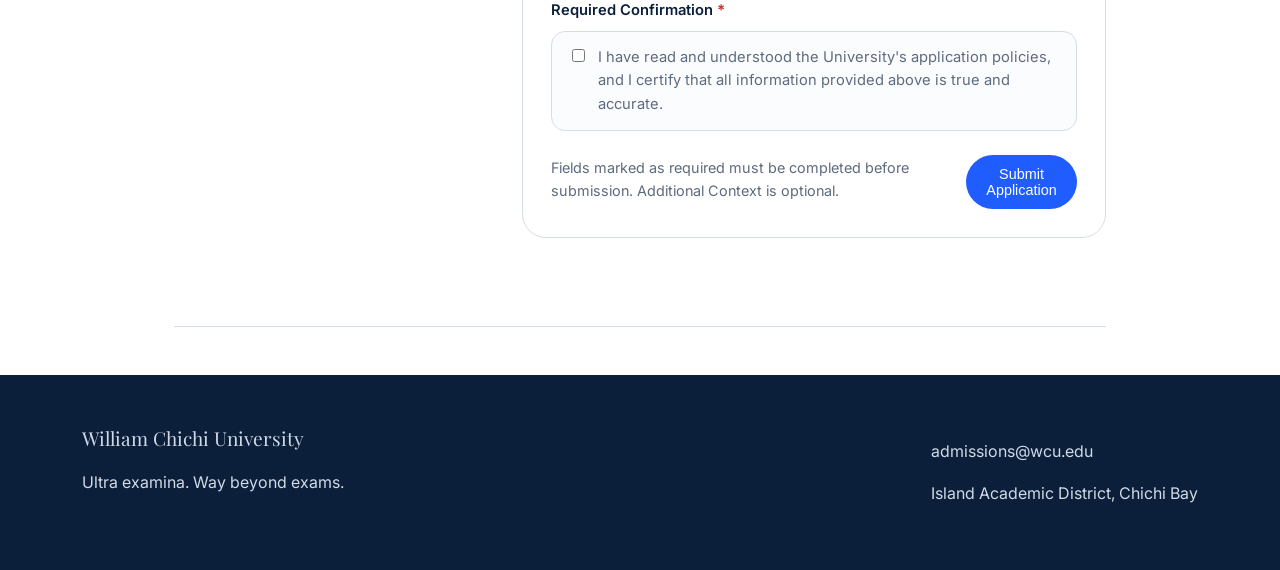
<file: apply.html>
<!DOCTYPE html>
<html lang="en">
<head>
  <meta charset="UTF-8" />
  <meta name="viewport" content="width=device-width, initial-scale=1.0" />
  <title>Apply | William Chichi University</title>
  <link rel="preconnect" href="https://fonts.googleapis.com">
  <link rel="preconnect" href="https://fonts.gstatic.com" crossorigin>
  <link href="https://fonts.googleapis.com/css2?family=Playfair+Display:wght@500;700&family=Inter:wght@300;400;500;600&display=swap" rel="stylesheet">
  <link rel="stylesheet" href="styles.css" />
</head>
<body>
  <header class="site-header">
    <a class="brand" href="index.html"><span class="brand-mark">W</span><span class="brand-text">William Chichi University</span></a>
    <button class="menu-toggle" id="menuToggle" aria-expanded="false" aria-controls="navMenu">Menu</button>
    <nav id="navMenu" class="site-nav" aria-label="Primary">
      <a href="index.html">Home</a>
      <a href="about.html">About</a>
      <a href="academics.html">Academics</a>
      <a href="campus.html">Campus</a>
      <a class="active" href="admissions.html">Admissions</a>
      <a href="research.html">Research</a>
      <a href="news.html">News</a>
    </nav>
    <a class="btn btn-outline" href="apply.html">Apply Now</a>
  </header>

  <section class="page-hero">
    <div class="inner reveal">
      <p class="eyebrow">Application Form</p>
      <h1>Undergraduate application for WCU.</h1>
      <p class="page-intro">Complete the form below to begin your application. This page is designed as the primary intake form for academic background, program interest, and supporting information.</p>
    </div>
  </section>

  <main class="application-main">
    <section class="section reveal application-layout">
      <aside class="application-panel">
        <p class="eyebrow">Before You Start</p>
        <h3>Prepare these materials</h3>
        <ul>
          <li>We do NOT need academic transcript; standardized test scores are optional!</li>
          <li>Personal statement describing your goals and interests.</li>
          <li>One project, portfolio, or writing sample.</li>
          <li>Passport or legal name details for enrollment records.</li>
        </ul>
      </aside>

      <form class="application-form" id="applicationForm">
        <div class="section-header">
          <p class="eyebrow">Applicant Information</p>
          <h2>Start your application.</h2>
        </div>

        <div class="application-form-grid">
          <div class="form-field">
            <label for="first-name">First Name <span class="required-mark" aria-hidden="true">*</span></label>
            <input id="first-name" name="first-name" type="text" placeholder="Given name" required />
          </div>
          <div class="form-field">
            <label for="last-name">Last Name <span class="required-mark" aria-hidden="true">*</span></label>
            <input id="last-name" name="last-name" type="text" placeholder="Family name" required />
          </div>
          <div class="form-field">
            <label for="email">Email <span class="required-mark" aria-hidden="true">*</span></label>
            <input id="email" name="email" type="email" placeholder="name@example.com" required />
          </div>
          <div class="form-field">
            <label for="phone">Phone <span class="required-mark" aria-hidden="true">*</span></label>
            <input id="phone" name="phone" type="tel" placeholder="+86 191 9810 7813" required />
          </div>
          <div class="form-field">
            <label for="citizenship">Citizenship <span class="required-mark" aria-hidden="true">*</span></label>
            <input id="citizenship" name="citizenship" type="text" placeholder="Country or region" required />
          </div>
          <div class="form-field">
            <label for="entry-term">Entry Term <span class="required-mark" aria-hidden="true">*</span></label>
            <select id="entry-term" name="entry-term" required>
              <option>Fall 2026</option>
              <option>Spring 2027</option>
            </select>
          </div>
          <div class="form-field">
            <label for="program">Intended Program <span class="required-mark" aria-hidden="true">*</span></label>
            <select id="program" name="program" required>
              <option>Computer Science and Mathematics</option>
              <option>Engineering and Natural Science</option>
              <option>Business and Management</option>
              <option>Art and Literature</option>
              <option>Humanities and Social Science</option>
              <option>Interdisciplinary Studies</option>
            </select>
          </div>
          <div class="form-field">
            <label for="school-name">Current or Most Recent School <span class="required-mark" aria-hidden="true">*</span></label>
            <input id="school-name" name="school-name" type="text" placeholder="School name" required />
          </div>
          <div class="form-field form-field-full">
            <label for="statement">Personal Statement <span class="required-mark" aria-hidden="true">*</span></label>
            <textarea id="statement" name="statement" placeholder="Tell us what you hope to study, build, or understand at WCU." required></textarea>
          </div>
          <div class="form-field form-field-full">
            <label for="portfolio">Portfolio or Sample Link <span class="required-mark" aria-hidden="true">*</span></label>
            <input id="portfolio" name="portfolio" type="url" placeholder="https://your-portfolio.example" required />
          </div>
          <div class="form-field form-field-full">
            <label for="notes">Additional Context</label>
            <textarea id="notes" name="notes" placeholder="Optional context about achievements, circumstances, or interests."></textarea>
          </div>
          <div class="form-field form-field-full">
            <label for="application-confirmation">Required Confirmation <span class="required-mark" aria-hidden="true">*</span></label>
            <div class="form-checkbox">
              <input id="application-confirmation" name="application-confirmation" type="checkbox" required />
              <label for="application-confirmation">I have read and understood the University's application policies, and I certify that all information provided above is true and accurate.</label>
            </div>
          </div>
        </div>

        <div class="application-actions">
          <div class="application-status">
            <p class="form-note">Fields marked as required must be completed before submission. Additional Context is optional.</p>
            <p class="form-note" id="applicationMessage" aria-live="polite"></p>
          </div>
          <button class="btn btn-solid" type="submit">Submit Application</button>
        </div>
      </form>
    </section>
  </main>

  <footer class="site-footer">
    <div>
      <p class="footer-title">William Chichi University</p>
      <p>Ultra examina. Way beyond exams.</p>
    </div>
    <div>
      <p>admissions@wcu.edu</p>
      <p>Island Academic District, Chichi Bay</p>
    </div>
  </footer>

  <script src="script.js"></script>
</body>
</html>
</file>
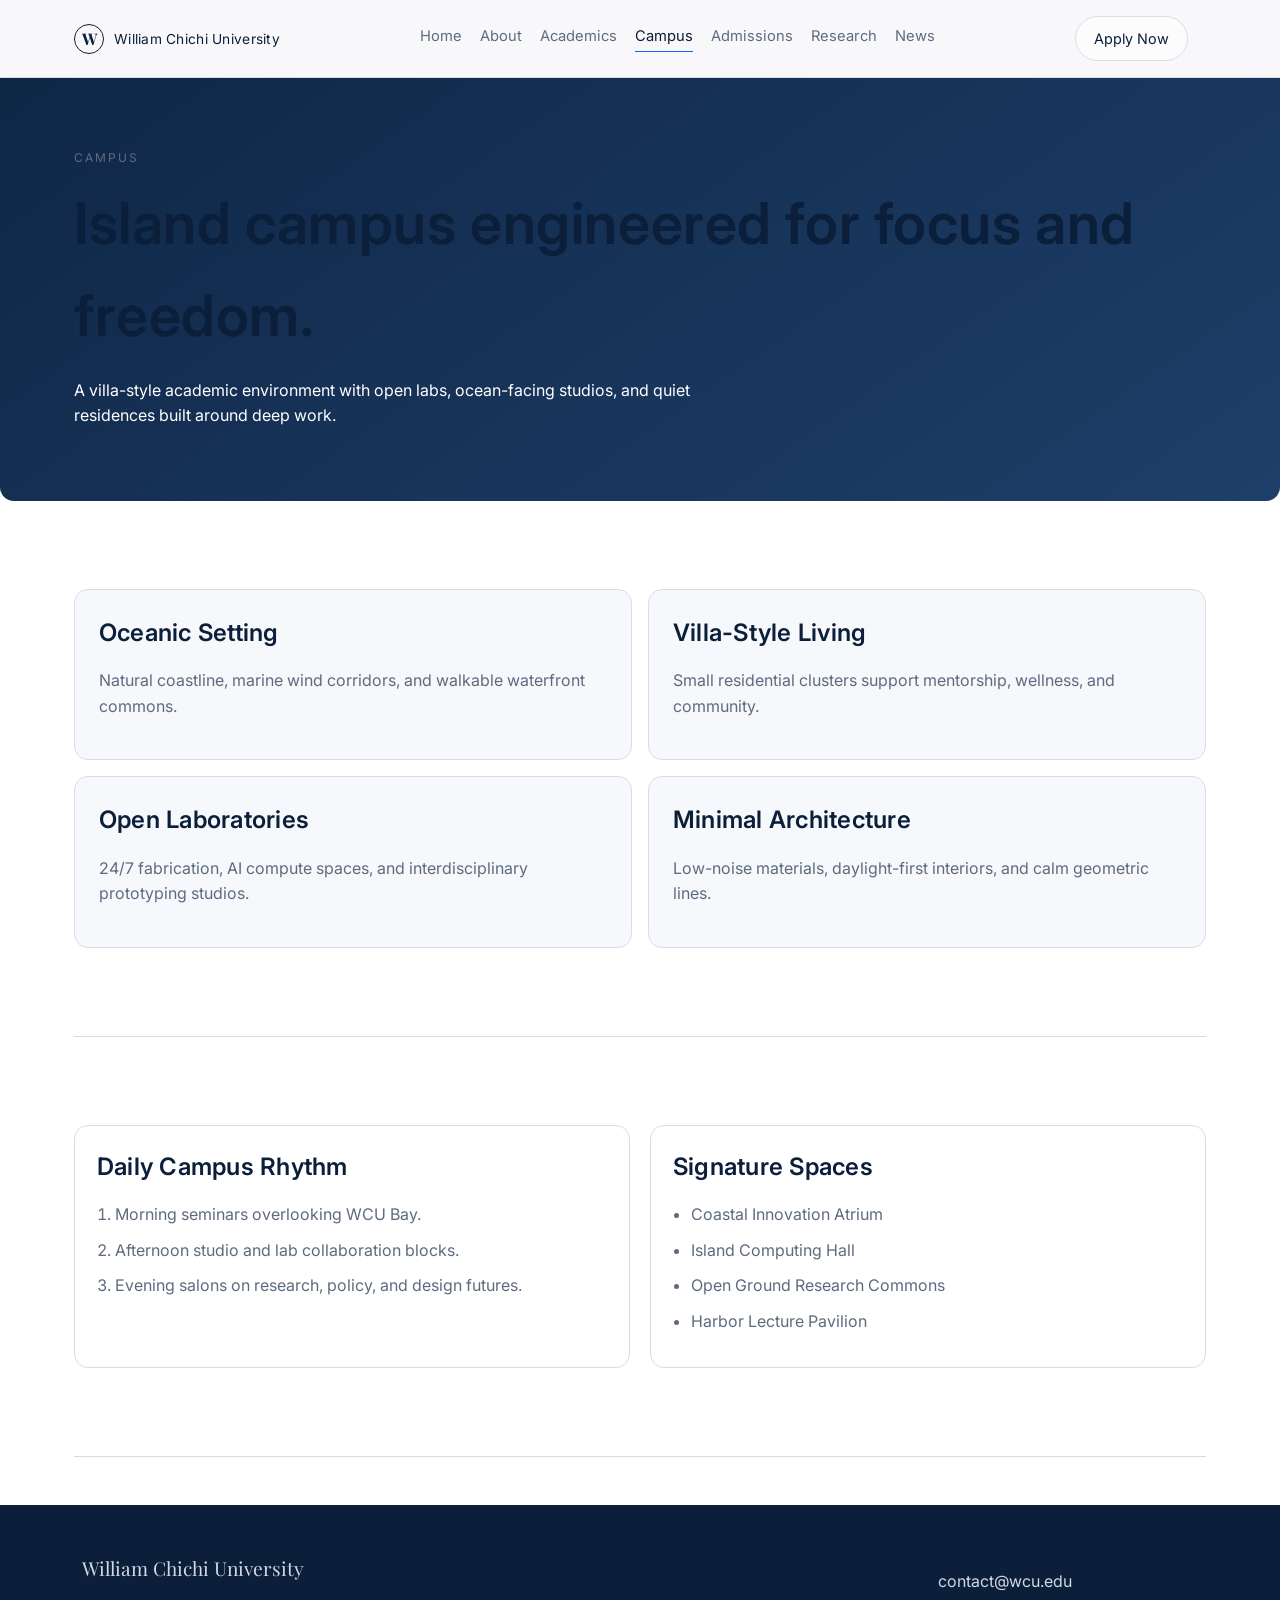
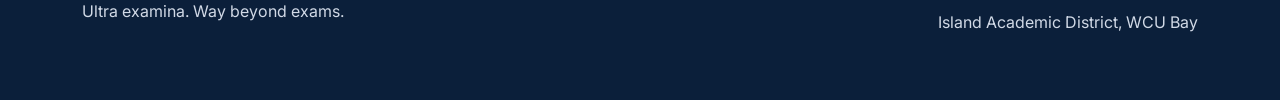
<file: campus.html>
﻿<!DOCTYPE html>
<html lang="en">
<head>
  <meta charset="UTF-8" />
  <meta name="viewport" content="width=device-width, initial-scale=1.0" />
  <title>Campus | William Chichi University</title>
  <link rel="preconnect" href="https://fonts.googleapis.com">
  <link rel="preconnect" href="https://fonts.gstatic.com" crossorigin>
  <link href="https://fonts.googleapis.com/css2?family=Playfair+Display:wght@500;700&family=Inter:wght@300;400;500;600&display=swap" rel="stylesheet">
  <link rel="stylesheet" href="styles.css" />
</head>
<body>
  <header class="site-header">
    <a class="brand" href="index.html"><span class="brand-mark">W</span><span class="brand-text">William Chichi University</span></a>
    <button class="menu-toggle" id="menuToggle" aria-expanded="false" aria-controls="navMenu">Menu</button>
    <nav id="navMenu" class="site-nav" aria-label="Primary">
      <a href="index.html">Home</a>
      <a href="about.html">About</a>
      <a href="academics.html">Academics</a>
      <a class="active" href="campus.html">Campus</a>
      <a href="admissions.html">Admissions</a>
      <a href="research.html">Research</a>
      <a href="news.html">News</a>
    </nav>
    <a class="btn btn-outline" href="admissions.html">Apply Now</a>
  </header>

  <section class="page-hero">
    <div class="inner reveal">
      <p class="eyebrow">Campus</p>
      <h1>Island campus engineered for focus and freedom.</h1>
      <p class="page-intro">A villa-style academic environment with open labs, ocean-facing studios, and quiet residences built around deep work.</p>
    </div>
  </section>

  <main>
    <section class="section reveal">
      <div class="card-grid">
        <article class="card"><h3>Oceanic Setting</h3><p>Natural coastline, marine wind corridors, and walkable waterfront commons.</p></article>
        <article class="card"><h3>Villa-Style Living</h3><p>Small residential clusters support mentorship, wellness, and community.</p></article>
        <article class="card"><h3>Open Laboratories</h3><p>24/7 fabrication, AI compute spaces, and interdisciplinary prototyping studios.</p></article>
        <article class="card"><h3>Minimal Architecture</h3><p>Low-noise materials, daylight-first interiors, and calm geometric lines.</p></article>
      </div>
    </section>

    <section class="section reveal two-col">
      <article class="timeline">
        <h3>Daily Campus Rhythm</h3>
        <ol>
          <li>Morning seminars overlooking WCU Bay.</li>
          <li>Afternoon studio and lab collaboration blocks.</li>
          <li>Evening salons on research, policy, and design futures.</li>
        </ol>
      </article>
      <article class="list-panel">
        <h3>Signature Spaces</h3>
        <ul>
          <li>Coastal Innovation Atrium</li>
          <li>Island Computing Hall</li>
          <li>Open Ground Research Commons</li>
          <li>Harbor Lecture Pavilion</li>
        </ul>
      </article>
    </section>
  </main>

  <footer class="site-footer">
    <div>
      <p class="footer-title">William Chichi University</p>
      <p>Ultra examina. Way beyond exams.</p>
    </div>
    <div>
      <p>contact@wcu.edu</p>
      <p>Island Academic District, WCU Bay</p>
    </div>
  </footer>

  <script src="script.js"></script>
</body>
</html>
</file>
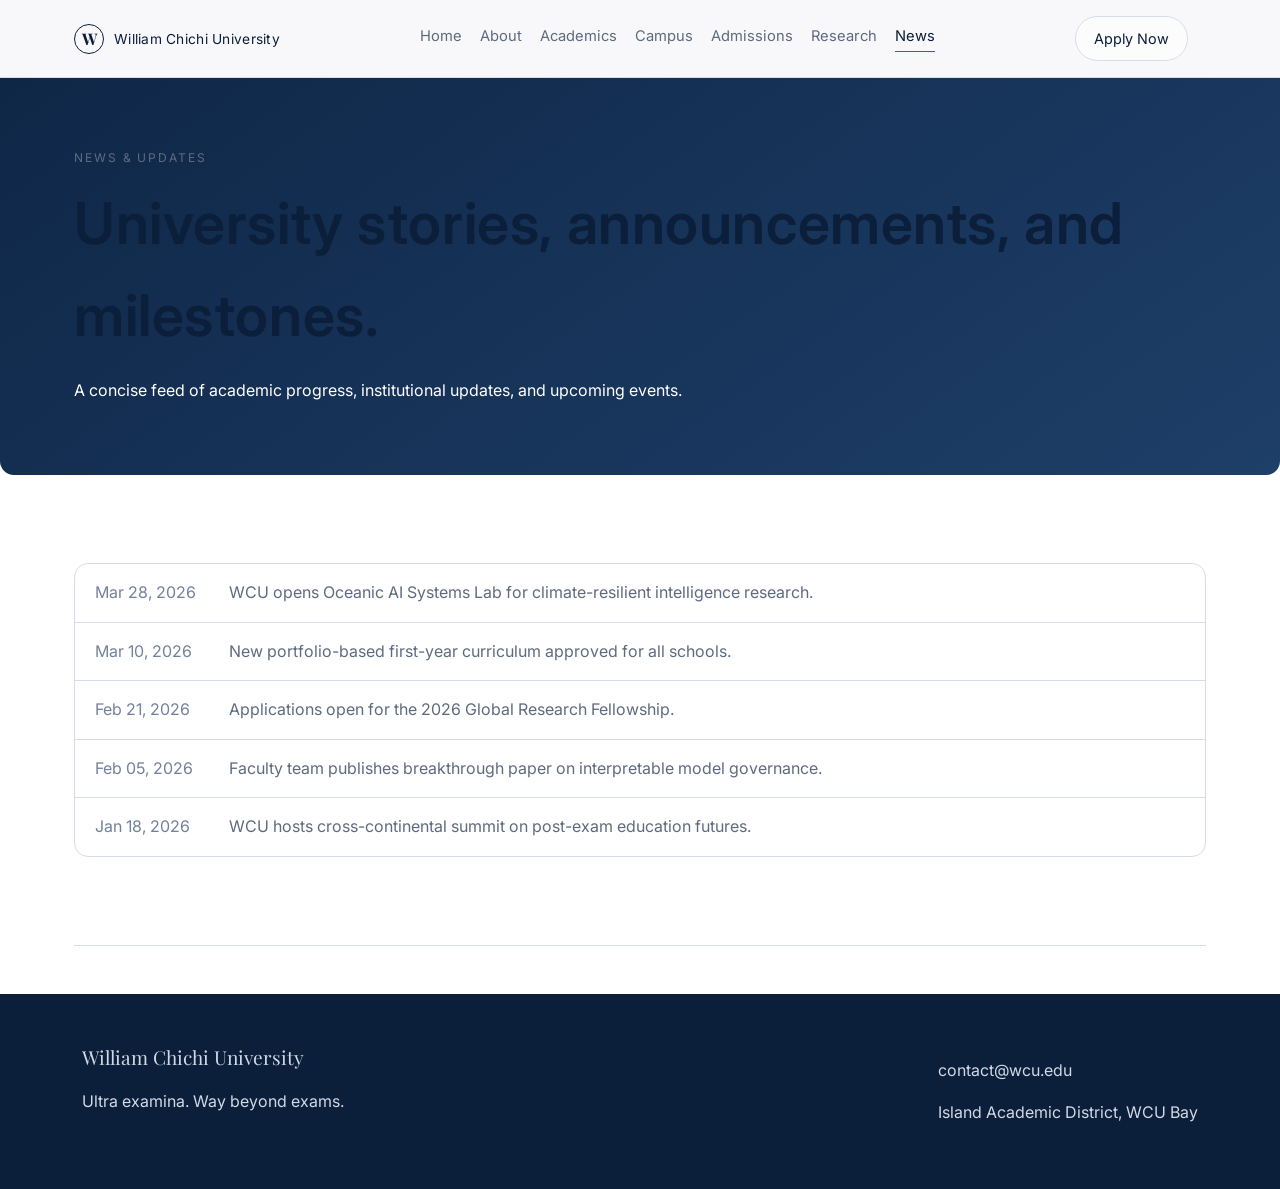
<file: news.html>
﻿<!DOCTYPE html>
<html lang="en">
<head>
  <meta charset="UTF-8" />
  <meta name="viewport" content="width=device-width, initial-scale=1.0" />
  <title>News | William Chichi University</title>
  <link rel="preconnect" href="https://fonts.googleapis.com">
  <link rel="preconnect" href="https://fonts.gstatic.com" crossorigin>
  <link href="https://fonts.googleapis.com/css2?family=Playfair+Display:wght@500;700&family=Inter:wght@300;400;500;600&display=swap" rel="stylesheet">
  <link rel="stylesheet" href="styles.css" />
</head>
<body>
  <header class="site-header">
    <a class="brand" href="index.html"><span class="brand-mark">W</span><span class="brand-text">William Chichi University</span></a>
    <button class="menu-toggle" id="menuToggle" aria-expanded="false" aria-controls="navMenu">Menu</button>
    <nav id="navMenu" class="site-nav" aria-label="Primary">
      <a href="index.html">Home</a>
      <a href="about.html">About</a>
      <a href="academics.html">Academics</a>
      <a href="campus.html">Campus</a>
      <a href="admissions.html">Admissions</a>
      <a href="research.html">Research</a>
      <a class="active" href="news.html">News</a>
    </nav>
    <a class="btn btn-outline" href="admissions.html">Apply Now</a>
  </header>

  <section class="page-hero">
    <div class="inner reveal">
      <p class="eyebrow">News & Updates</p>
      <h1>University stories, announcements, and milestones.</h1>
      <p class="page-intro">A concise feed of academic progress, institutional updates, and upcoming events.</p>
    </div>
  </section>

  <main>
    <section class="section reveal">
      <div class="news-list">
        <a href="#"><span>Mar 28, 2026</span> WCU opens Oceanic AI Systems Lab for climate-resilient intelligence research.</a>
        <a href="#"><span>Mar 10, 2026</span> New portfolio-based first-year curriculum approved for all schools.</a>
        <a href="#"><span>Feb 21, 2026</span> Applications open for the 2026 Global Research Fellowship.</a>
        <a href="#"><span>Feb 05, 2026</span> Faculty team publishes breakthrough paper on interpretable model governance.</a>
        <a href="#"><span>Jan 18, 2026</span> WCU hosts cross-continental summit on post-exam education futures.</a>
      </div>
    </section>
  </main>

  <footer class="site-footer">
    <div>
      <p class="footer-title">William Chichi University</p>
      <p>Ultra examina. Way beyond exams.</p>
    </div>
    <div>
      <p>contact@wcu.edu</p>
      <p>Island Academic District, WCU Bay</p>
    </div>
  </footer>

  <script src="script.js"></script>
</body>
</html>
</file>
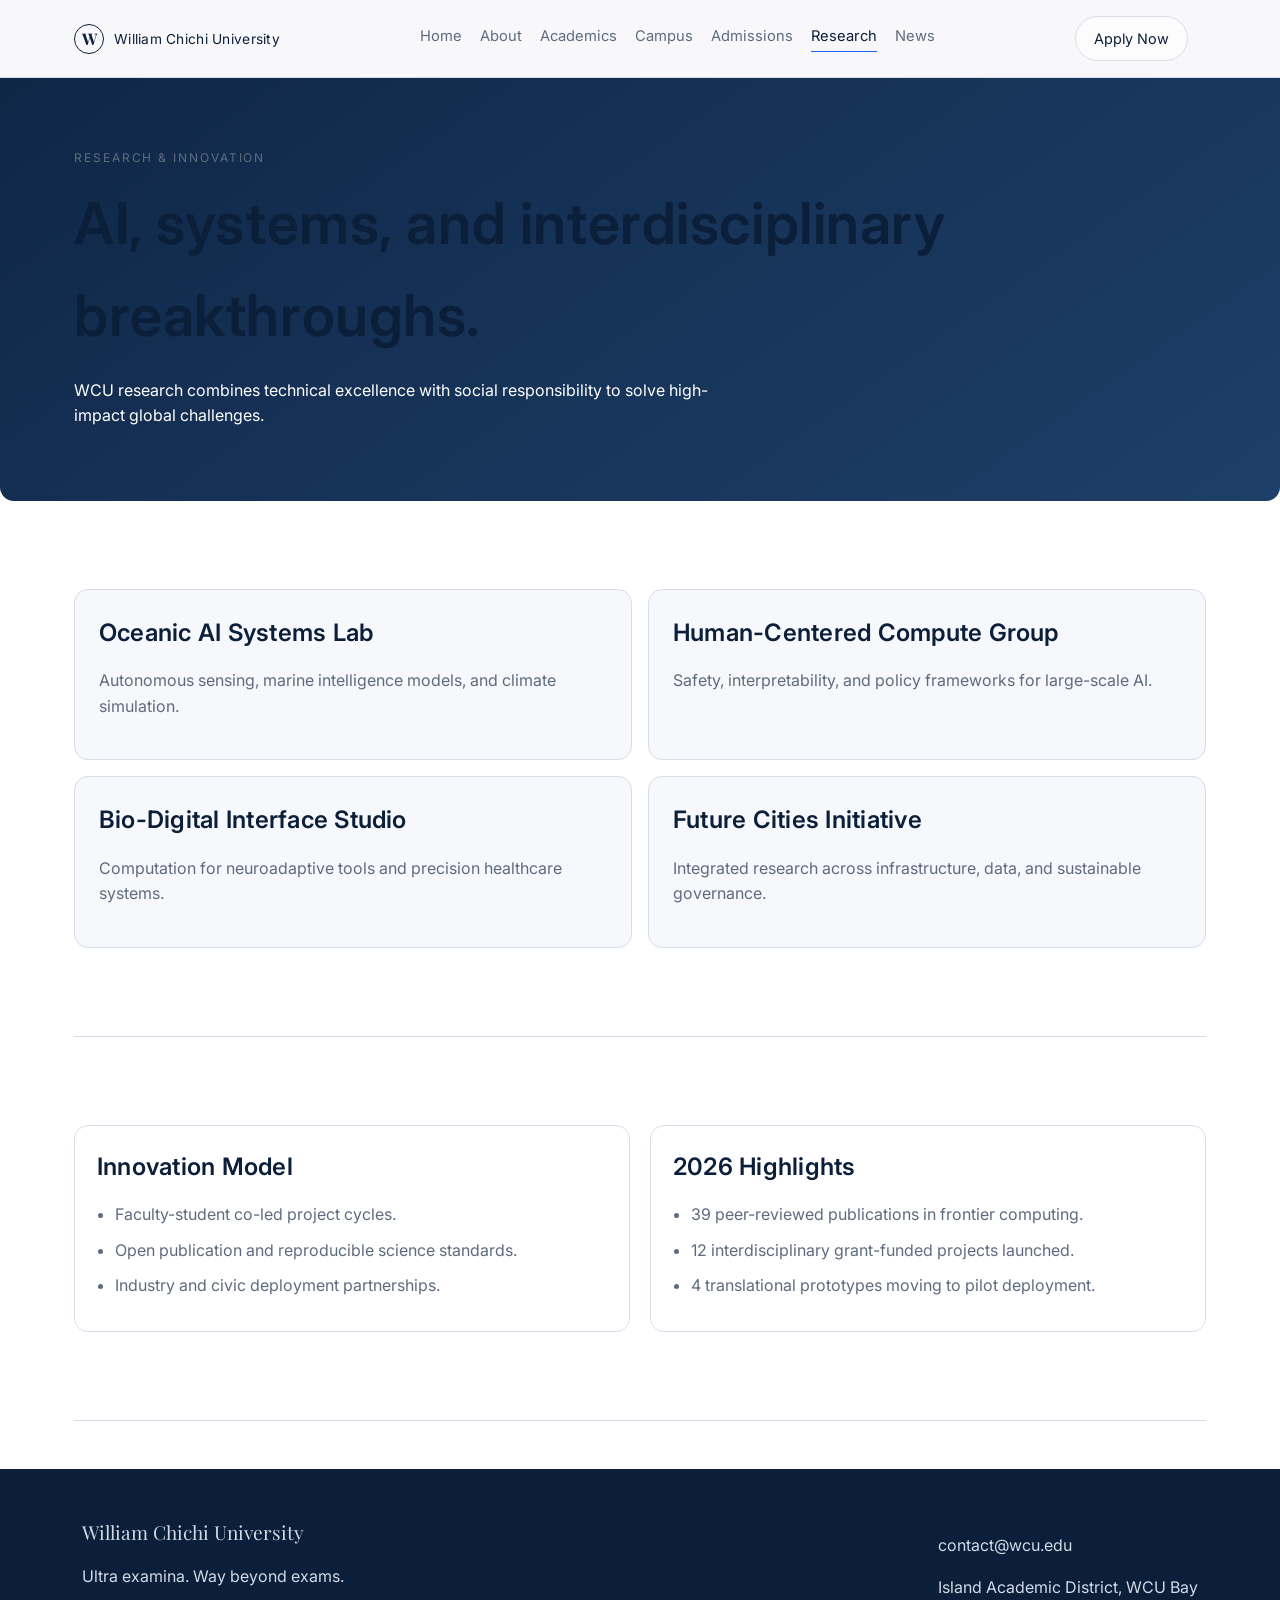
<file: research.html>
﻿<!DOCTYPE html>
<html lang="en">
<head>
  <meta charset="UTF-8" />
  <meta name="viewport" content="width=device-width, initial-scale=1.0" />
  <title>Research | William Chichi University</title>
  <link rel="preconnect" href="https://fonts.googleapis.com">
  <link rel="preconnect" href="https://fonts.gstatic.com" crossorigin>
  <link href="https://fonts.googleapis.com/css2?family=Playfair+Display:wght@500;700&family=Inter:wght@300;400;500;600&display=swap" rel="stylesheet">
  <link rel="stylesheet" href="styles.css" />
</head>
<body>
  <header class="site-header">
    <a class="brand" href="index.html"><span class="brand-mark">W</span><span class="brand-text">William Chichi University</span></a>
    <button class="menu-toggle" id="menuToggle" aria-expanded="false" aria-controls="navMenu">Menu</button>
    <nav id="navMenu" class="site-nav" aria-label="Primary">
      <a href="index.html">Home</a>
      <a href="about.html">About</a>
      <a href="academics.html">Academics</a>
      <a href="campus.html">Campus</a>
      <a href="admissions.html">Admissions</a>
      <a class="active" href="research.html">Research</a>
      <a href="news.html">News</a>
    </nav>
    <a class="btn btn-outline" href="admissions.html">Apply Now</a>
  </header>

  <section class="page-hero">
    <div class="inner reveal">
      <p class="eyebrow">Research & Innovation</p>
      <h1>AI, systems, and interdisciplinary breakthroughs.</h1>
      <p class="page-intro">WCU research combines technical excellence with social responsibility to solve high-impact global challenges.</p>
    </div>
  </section>

  <main>
    <section class="section reveal">
      <div class="card-grid">
        <article class="card"><h3>Oceanic AI Systems Lab</h3><p>Autonomous sensing, marine intelligence models, and climate simulation.</p></article>
        <article class="card"><h3>Human-Centered Compute Group</h3><p>Safety, interpretability, and policy frameworks for large-scale AI.</p></article>
        <article class="card"><h3>Bio-Digital Interface Studio</h3><p>Computation for neuroadaptive tools and precision healthcare systems.</p></article>
        <article class="card"><h3>Future Cities Initiative</h3><p>Integrated research across infrastructure, data, and sustainable governance.</p></article>
      </div>
    </section>

    <section class="section reveal two-col">
      <article class="list-panel">
        <h3>Innovation Model</h3>
        <ul>
          <li>Faculty-student co-led project cycles.</li>
          <li>Open publication and reproducible science standards.</li>
          <li>Industry and civic deployment partnerships.</li>
        </ul>
      </article>
      <article class="list-panel">
        <h3>2026 Highlights</h3>
        <ul>
          <li>39 peer-reviewed publications in frontier computing.</li>
          <li>12 interdisciplinary grant-funded projects launched.</li>
          <li>4 translational prototypes moving to pilot deployment.</li>
        </ul>
      </article>
    </section>
  </main>

  <footer class="site-footer">
    <div>
      <p class="footer-title">William Chichi University</p>
      <p>Ultra examina. Way beyond exams.</p>
    </div>
    <div>
      <p>contact@wcu.edu</p>
      <p>Island Academic District, WCU Bay</p>
    </div>
  </footer>

  <script src="script.js"></script>
</body>
</html>
</file>
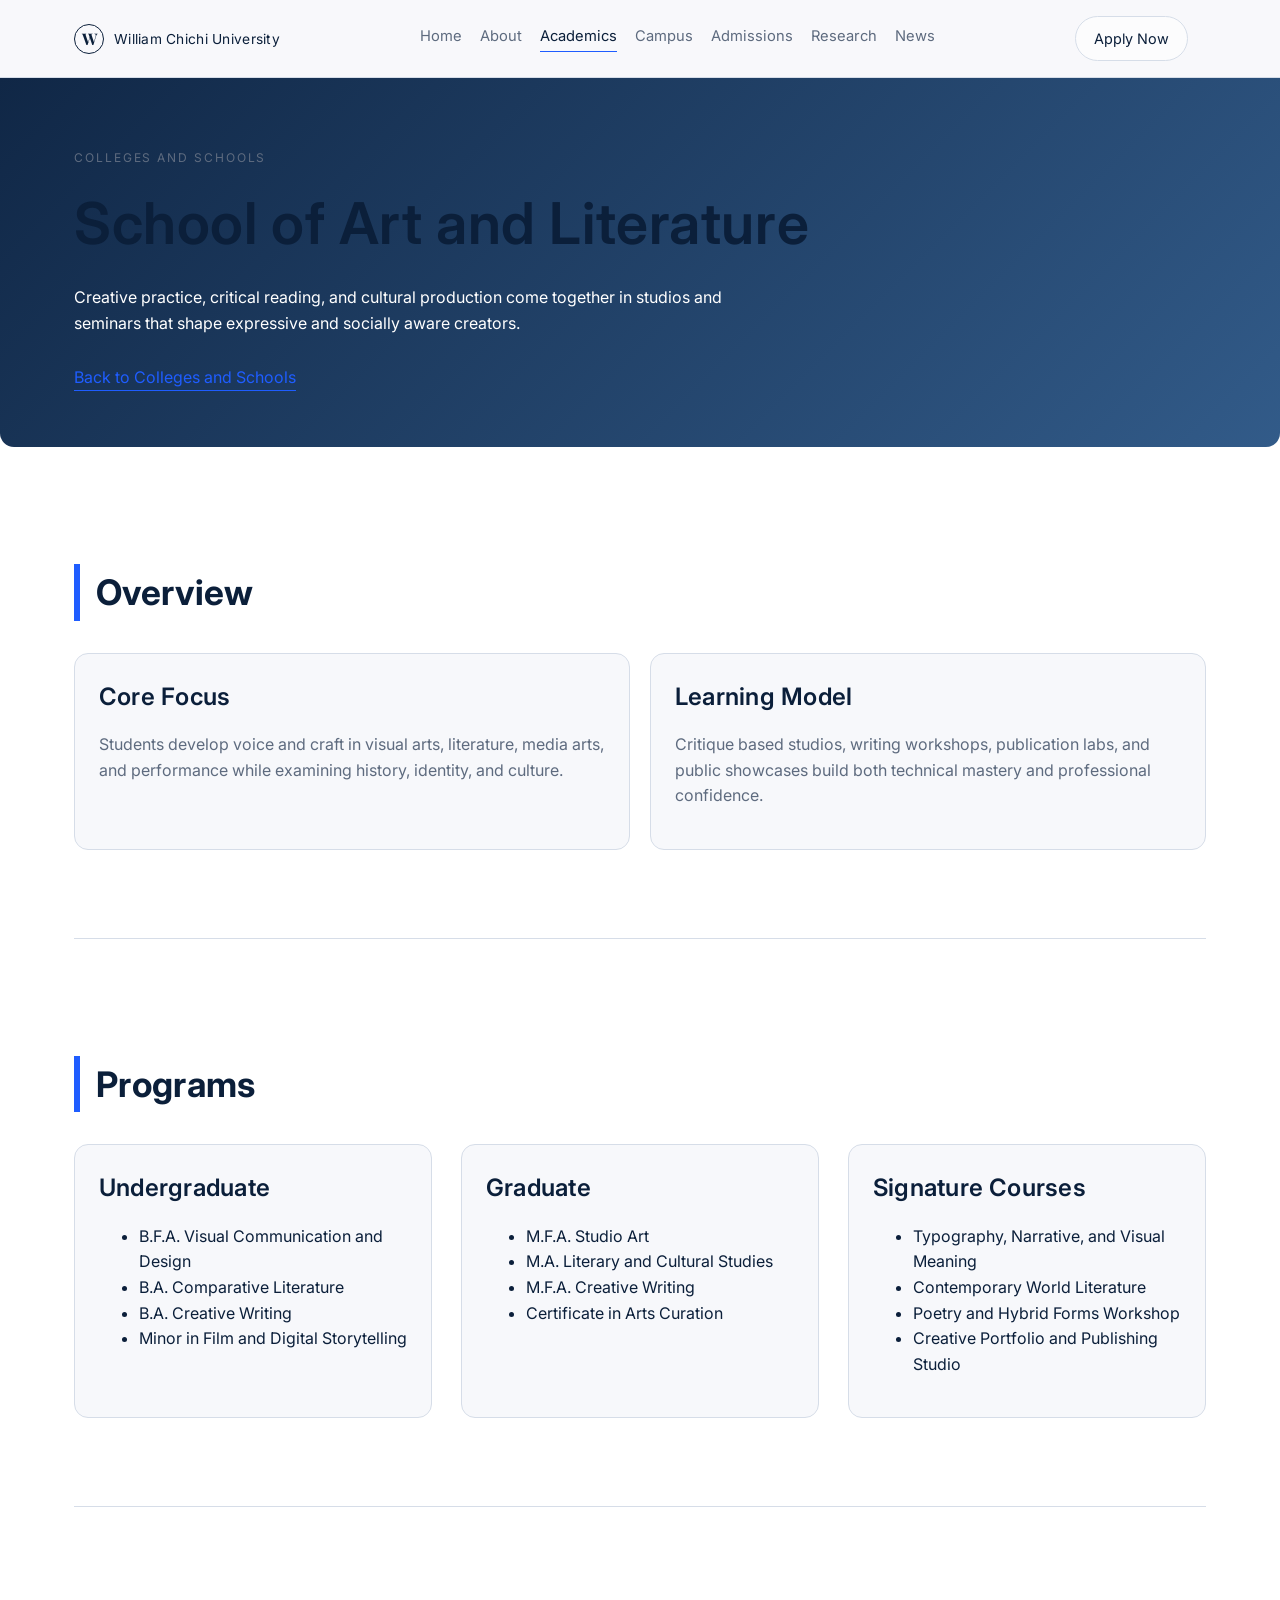
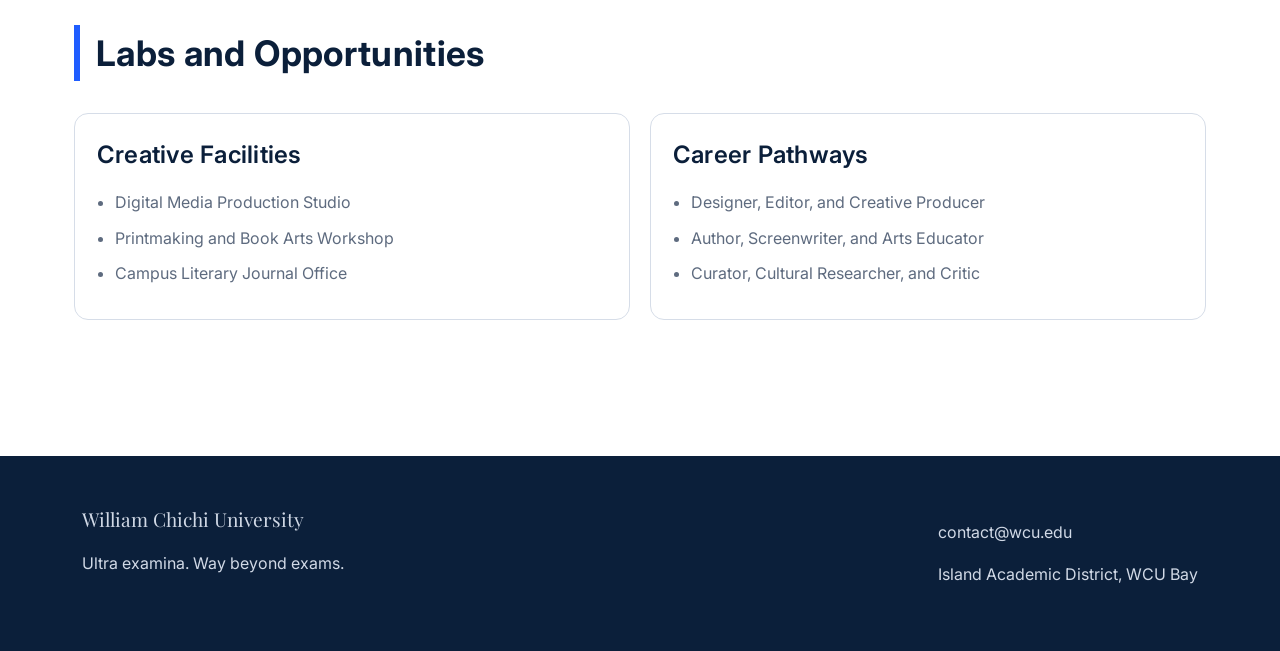
<file: school-art-and-literature.html>
<!DOCTYPE html>
<html lang="en">
<head>
  <meta charset="UTF-8" />
  <meta name="viewport" content="width=device-width, initial-scale=1.0" />
  <title>School of Art and Literature | William Chichi University</title>
  <link rel="preconnect" href="https://fonts.googleapis.com">
  <link rel="preconnect" href="https://fonts.gstatic.com" crossorigin>
  <link href="https://fonts.googleapis.com/css2?family=Playfair+Display:wght@500;700;800&family=Inter:opsz,wght@14..32,300;14..32,400;14..32,500;14..32,600;14..32,700&display=swap" rel="stylesheet">
  <link rel="stylesheet" href="styles.css" />
</head>
<body>
  <header class="site-header">
    <a class="brand" href="index.html"><span class="brand-mark">W</span><span class="brand-text">William Chichi University</span></a>
    <button class="menu-toggle" id="menuToggle" aria-expanded="false" aria-controls="navMenu">Menu</button>
    <nav id="navMenu" class="site-nav" aria-label="Primary">
      <a href="index.html">Home</a>
      <a href="about.html">About</a>
      <a class="active" href="academics.html">Academics</a>
      <a href="campus.html">Campus</a>
      <a href="admissions.html">Admissions</a>
      <a href="research.html">Research</a>
      <a href="news.html">News</a>
    </nav>
    <a class="btn btn-outline" href="admissions.html">Apply Now</a>
  </header>

  <section class="page-hero school-hero">
    <div class="inner reveal">
      <p class="eyebrow">COLLEGES AND SCHOOLS</p>
      <h1>School of Art and Literature</h1>
      <p class="page-intro">Creative practice, critical reading, and cultural production come together in studios and seminars that shape expressive and socially aware creators.</p>
      <a class="text-link" href="academics.html#colleges-schools">Back to Colleges and Schools</a>
    </div>
  </section>

  <main class="school-page-main">
    <section class="section reveal">
      <h2 class="section-title">Overview</h2>
      <div class="grid-2col">
        <article class="card">
          <h3>Core Focus</h3>
          <p>Students develop voice and craft in visual arts, literature, media arts, and performance while examining history, identity, and culture.</p>
        </article>
        <article class="card">
          <h3>Learning Model</h3>
          <p>Critique based studios, writing workshops, publication labs, and public showcases build both technical mastery and professional confidence.</p>
        </article>
      </div>
    </section>

    <section class="section reveal">
      <h2 class="section-title">Programs</h2>
      <div class="schools-showcase">
        <article class="card">
          <h3>Undergraduate</h3>
          <ul>
            <li>B.F.A. Visual Communication and Design</li>
            <li>B.A. Comparative Literature</li>
            <li>B.A. Creative Writing</li>
            <li>Minor in Film and Digital Storytelling</li>
          </ul>
        </article>
        <article class="card">
          <h3>Graduate</h3>
          <ul>
            <li>M.F.A. Studio Art</li>
            <li>M.A. Literary and Cultural Studies</li>
            <li>M.F.A. Creative Writing</li>
            <li>Certificate in Arts Curation</li>
          </ul>
        </article>
        <article class="card">
          <h3>Signature Courses</h3>
          <ul>
            <li>Typography, Narrative, and Visual Meaning</li>
            <li>Contemporary World Literature</li>
            <li>Poetry and Hybrid Forms Workshop</li>
            <li>Creative Portfolio and Publishing Studio</li>
          </ul>
        </article>
      </div>
    </section>

    <section class="section reveal">
      <h2 class="section-title">Labs and Opportunities</h2>
      <div class="two-col">
        <article class="list-panel">
          <h3>Creative Facilities</h3>
          <ul>
            <li>Digital Media Production Studio</li>
            <li>Printmaking and Book Arts Workshop</li>
            <li>Campus Literary Journal Office</li>
          </ul>
        </article>
        <article class="list-panel">
          <h3>Career Pathways</h3>
          <ul>
            <li>Designer, Editor, and Creative Producer</li>
            <li>Author, Screenwriter, and Arts Educator</li>
            <li>Curator, Cultural Researcher, and Critic</li>
          </ul>
        </article>
      </div>
    </section>
  </main>

  <footer class="site-footer">
    <div>
      <p class="footer-title">William Chichi University</p>
      <p>Ultra examina. Way beyond exams.</p>
    </div>
    <div>
      <p>contact@wcu.edu</p>
      <p>Island Academic District, WCU Bay</p>
    </div>
  </footer>

  <script src="script.js"></script>
</body>
</html>
</file>
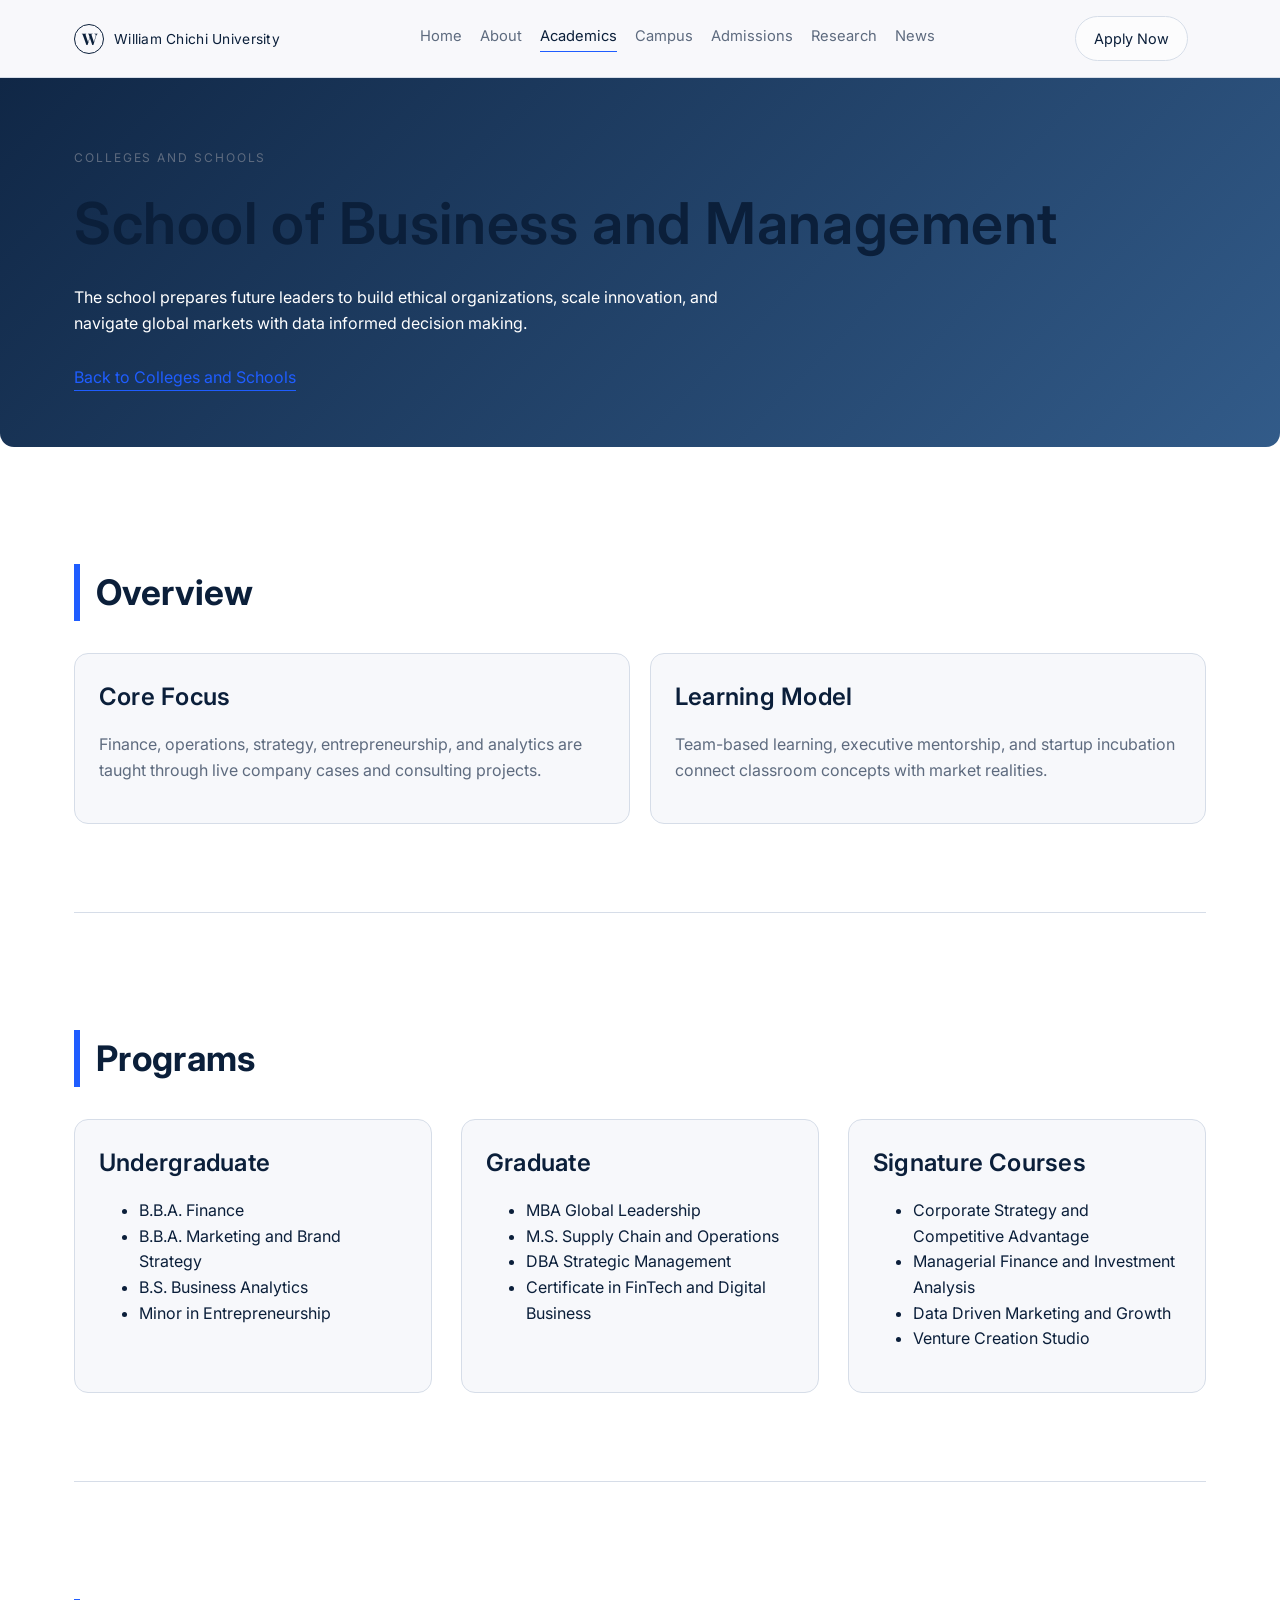
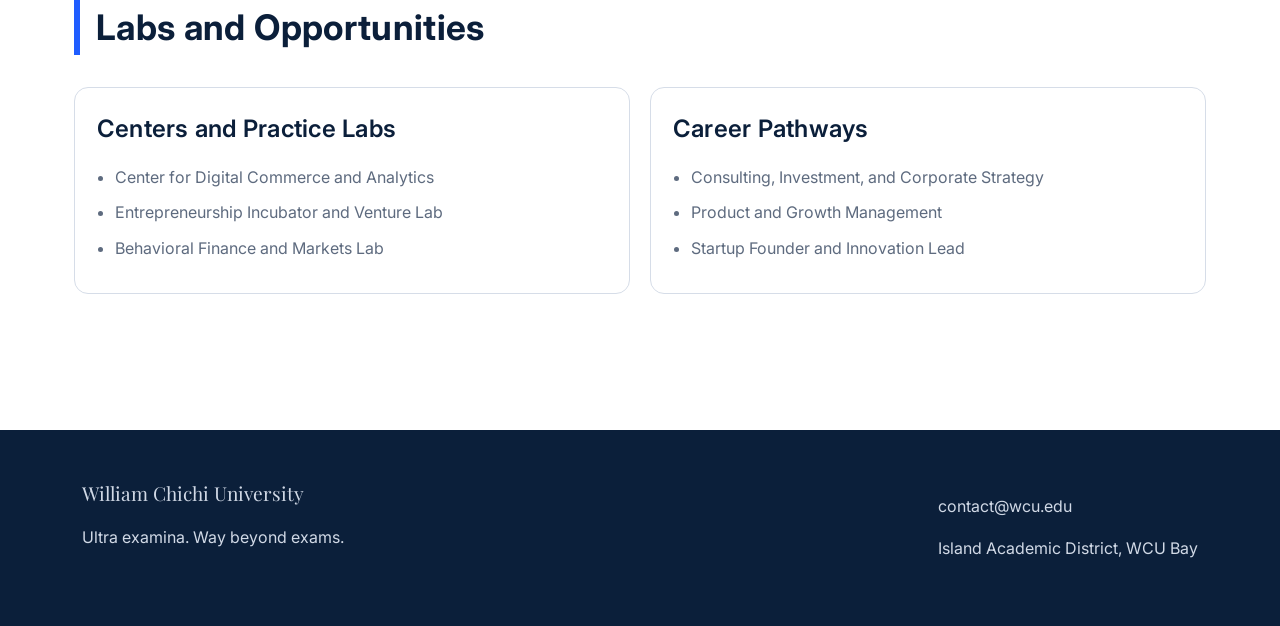
<file: school-business-and-management.html>
<!DOCTYPE html>
<html lang="en">
<head>
  <meta charset="UTF-8" />
  <meta name="viewport" content="width=device-width, initial-scale=1.0" />
  <title>School of Business and Management | William Chichi University</title>
  <link rel="preconnect" href="https://fonts.googleapis.com">
  <link rel="preconnect" href="https://fonts.gstatic.com" crossorigin>
  <link href="https://fonts.googleapis.com/css2?family=Playfair+Display:wght@500;700;800&family=Inter:opsz,wght@14..32,300;14..32,400;14..32,500;14..32,600;14..32,700&display=swap" rel="stylesheet">
  <link rel="stylesheet" href="styles.css" />
</head>
<body>
  <header class="site-header">
    <a class="brand" href="index.html"><span class="brand-mark">W</span><span class="brand-text">William Chichi University</span></a>
    <button class="menu-toggle" id="menuToggle" aria-expanded="false" aria-controls="navMenu">Menu</button>
    <nav id="navMenu" class="site-nav" aria-label="Primary">
      <a href="index.html">Home</a>
      <a href="about.html">About</a>
      <a class="active" href="academics.html">Academics</a>
      <a href="campus.html">Campus</a>
      <a href="admissions.html">Admissions</a>
      <a href="research.html">Research</a>
      <a href="news.html">News</a>
    </nav>
    <a class="btn btn-outline" href="admissions.html">Apply Now</a>
  </header>

  <section class="page-hero school-hero">
    <div class="inner reveal">
      <p class="eyebrow">COLLEGES AND SCHOOLS</p>
      <h1>School of Business and Management</h1>
      <p class="page-intro">The school prepares future leaders to build ethical organizations, scale innovation, and navigate global markets with data informed decision making.</p>
      <a class="text-link" href="academics.html#colleges-schools">Back to Colleges and Schools</a>
    </div>
  </section>

  <main class="school-page-main">
    <section class="section reveal">
      <h2 class="section-title">Overview</h2>
      <div class="grid-2col">
        <article class="card">
          <h3>Core Focus</h3>
          <p>Finance, operations, strategy, entrepreneurship, and analytics are taught through live company cases and consulting projects.</p>
        </article>
        <article class="card">
          <h3>Learning Model</h3>
          <p>Team-based learning, executive mentorship, and startup incubation connect classroom concepts with market realities.</p>
        </article>
      </div>
    </section>

    <section class="section reveal">
      <h2 class="section-title">Programs</h2>
      <div class="schools-showcase">
        <article class="card">
          <h3>Undergraduate</h3>
          <ul>
            <li>B.B.A. Finance</li>
            <li>B.B.A. Marketing and Brand Strategy</li>
            <li>B.S. Business Analytics</li>
            <li>Minor in Entrepreneurship</li>
          </ul>
        </article>
        <article class="card">
          <h3>Graduate</h3>
          <ul>
            <li>MBA Global Leadership</li>
            <li>M.S. Supply Chain and Operations</li>
            <li>DBA Strategic Management</li>
            <li>Certificate in FinTech and Digital Business</li>
          </ul>
        </article>
        <article class="card">
          <h3>Signature Courses</h3>
          <ul>
            <li>Corporate Strategy and Competitive Advantage</li>
            <li>Managerial Finance and Investment Analysis</li>
            <li>Data Driven Marketing and Growth</li>
            <li>Venture Creation Studio</li>
          </ul>
        </article>
      </div>
    </section>

    <section class="section reveal">
      <h2 class="section-title">Labs and Opportunities</h2>
      <div class="two-col">
        <article class="list-panel">
          <h3>Centers and Practice Labs</h3>
          <ul>
            <li>Center for Digital Commerce and Analytics</li>
            <li>Entrepreneurship Incubator and Venture Lab</li>
            <li>Behavioral Finance and Markets Lab</li>
          </ul>
        </article>
        <article class="list-panel">
          <h3>Career Pathways</h3>
          <ul>
            <li>Consulting, Investment, and Corporate Strategy</li>
            <li>Product and Growth Management</li>
            <li>Startup Founder and Innovation Lead</li>
          </ul>
        </article>
      </div>
    </section>
  </main>

  <footer class="site-footer">
    <div>
      <p class="footer-title">William Chichi University</p>
      <p>Ultra examina. Way beyond exams.</p>
    </div>
    <div>
      <p>contact@wcu.edu</p>
      <p>Island Academic District, WCU Bay</p>
    </div>
  </footer>

  <script src="script.js"></script>
</body>
</html>
</file>
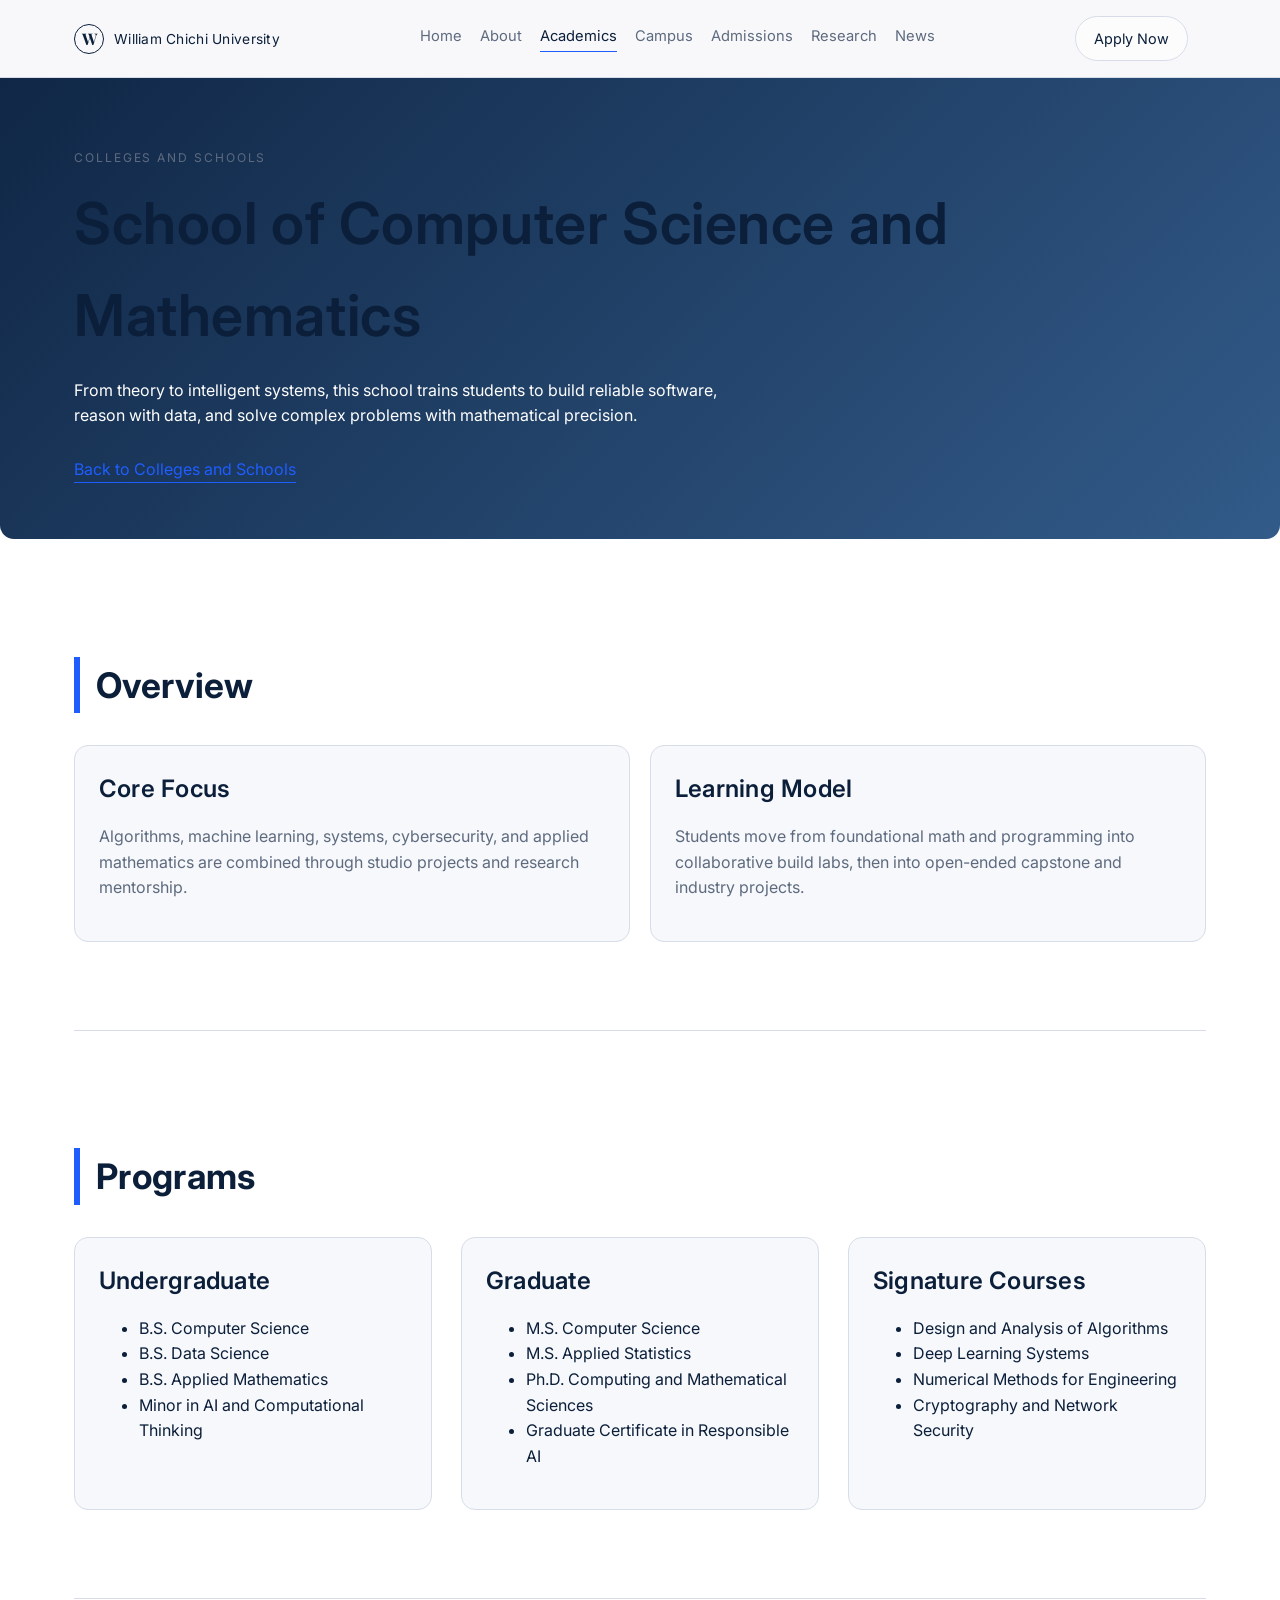
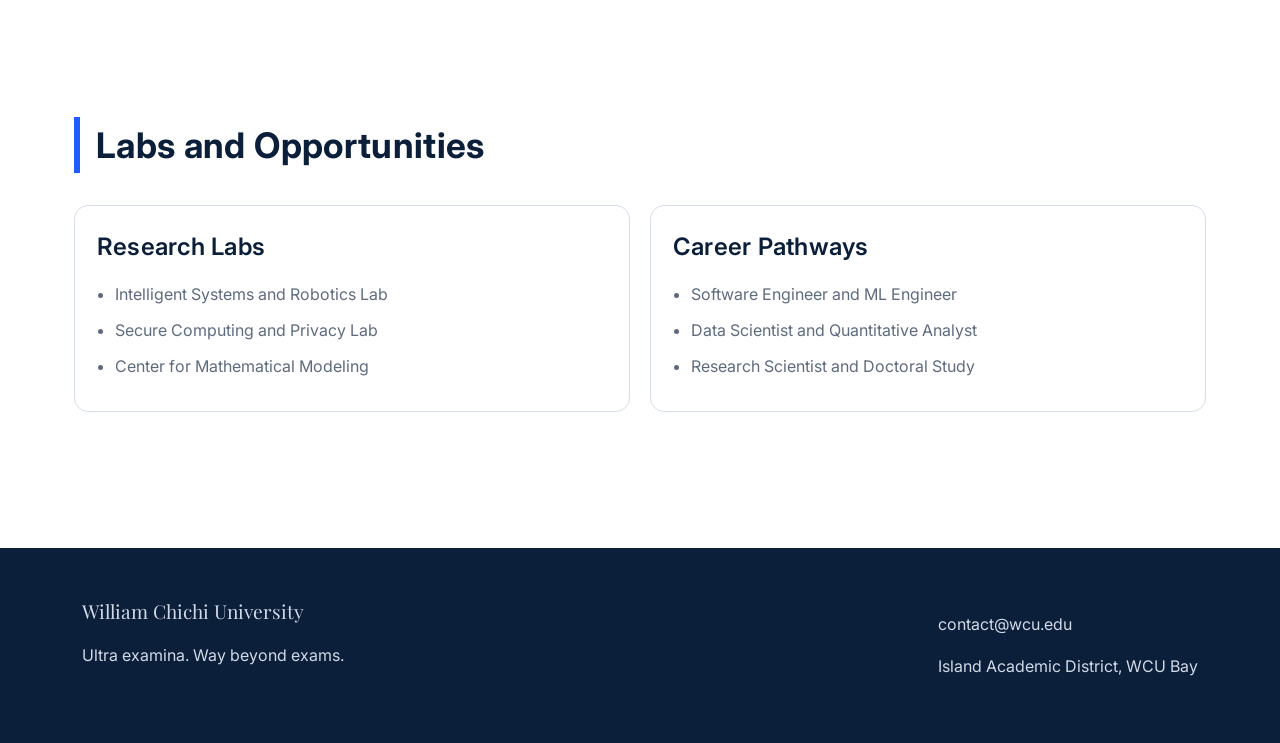
<file: school-computer-science-and-mathematics.html>
<!DOCTYPE html>
<html lang="en">
<head>
  <meta charset="UTF-8" />
  <meta name="viewport" content="width=device-width, initial-scale=1.0" />
  <title>School of Computer Science and Mathematics | William Chichi University</title>
  <link rel="preconnect" href="https://fonts.googleapis.com">
  <link rel="preconnect" href="https://fonts.gstatic.com" crossorigin>
  <link href="https://fonts.googleapis.com/css2?family=Playfair+Display:wght@500;700;800&family=Inter:opsz,wght@14..32,300;14..32,400;14..32,500;14..32,600;14..32,700&display=swap" rel="stylesheet">
  <link rel="stylesheet" href="styles.css" />
</head>
<body>
  <header class="site-header">
    <a class="brand" href="index.html"><span class="brand-mark">W</span><span class="brand-text">William Chichi University</span></a>
    <button class="menu-toggle" id="menuToggle" aria-expanded="false" aria-controls="navMenu">Menu</button>
    <nav id="navMenu" class="site-nav" aria-label="Primary">
      <a href="index.html">Home</a>
      <a href="about.html">About</a>
      <a class="active" href="academics.html">Academics</a>
      <a href="campus.html">Campus</a>
      <a href="admissions.html">Admissions</a>
      <a href="research.html">Research</a>
      <a href="news.html">News</a>
    </nav>
    <a class="btn btn-outline" href="admissions.html">Apply Now</a>
  </header>

  <section class="page-hero school-hero">
    <div class="inner reveal">
      <p class="eyebrow">COLLEGES AND SCHOOLS</p>
      <h1>School of Computer Science and Mathematics</h1>
      <p class="page-intro">From theory to intelligent systems, this school trains students to build reliable software, reason with data, and solve complex problems with mathematical precision.</p>
      <a class="text-link" href="academics.html#colleges-schools">Back to Colleges and Schools</a>
    </div>
  </section>

  <main class="school-page-main">
    <section class="section reveal">
      <h2 class="section-title">Overview</h2>
      <div class="grid-2col">
        <article class="card">
          <h3>Core Focus</h3>
          <p>Algorithms, machine learning, systems, cybersecurity, and applied mathematics are combined through studio projects and research mentorship.</p>
        </article>
        <article class="card">
          <h3>Learning Model</h3>
          <p>Students move from foundational math and programming into collaborative build labs, then into open-ended capstone and industry projects.</p>
        </article>
      </div>
    </section>

    <section class="section reveal">
      <h2 class="section-title">Programs</h2>
      <div class="schools-showcase">
        <article class="card">
          <h3>Undergraduate</h3>
          <ul>
            <li>B.S. Computer Science</li>
            <li>B.S. Data Science</li>
            <li>B.S. Applied Mathematics</li>
            <li>Minor in AI and Computational Thinking</li>
          </ul>
        </article>
        <article class="card">
          <h3>Graduate</h3>
          <ul>
            <li>M.S. Computer Science</li>
            <li>M.S. Applied Statistics</li>
            <li>Ph.D. Computing and Mathematical Sciences</li>
            <li>Graduate Certificate in Responsible AI</li>
          </ul>
        </article>
        <article class="card">
          <h3>Signature Courses</h3>
          <ul>
            <li>Design and Analysis of Algorithms</li>
            <li>Deep Learning Systems</li>
            <li>Numerical Methods for Engineering</li>
            <li>Cryptography and Network Security</li>
          </ul>
        </article>
      </div>
    </section>

    <section class="section reveal">
      <h2 class="section-title">Labs and Opportunities</h2>
      <div class="two-col">
        <article class="list-panel">
          <h3>Research Labs</h3>
          <ul>
            <li>Intelligent Systems and Robotics Lab</li>
            <li>Secure Computing and Privacy Lab</li>
            <li>Center for Mathematical Modeling</li>
          </ul>
        </article>
        <article class="list-panel">
          <h3>Career Pathways</h3>
          <ul>
            <li>Software Engineer and ML Engineer</li>
            <li>Data Scientist and Quantitative Analyst</li>
            <li>Research Scientist and Doctoral Study</li>
          </ul>
        </article>
      </div>
    </section>
  </main>

  <footer class="site-footer">
    <div>
      <p class="footer-title">William Chichi University</p>
      <p>Ultra examina. Way beyond exams.</p>
    </div>
    <div>
      <p>contact@wcu.edu</p>
      <p>Island Academic District, WCU Bay</p>
    </div>
  </footer>

  <script src="script.js"></script>
</body>
</html>
</file>
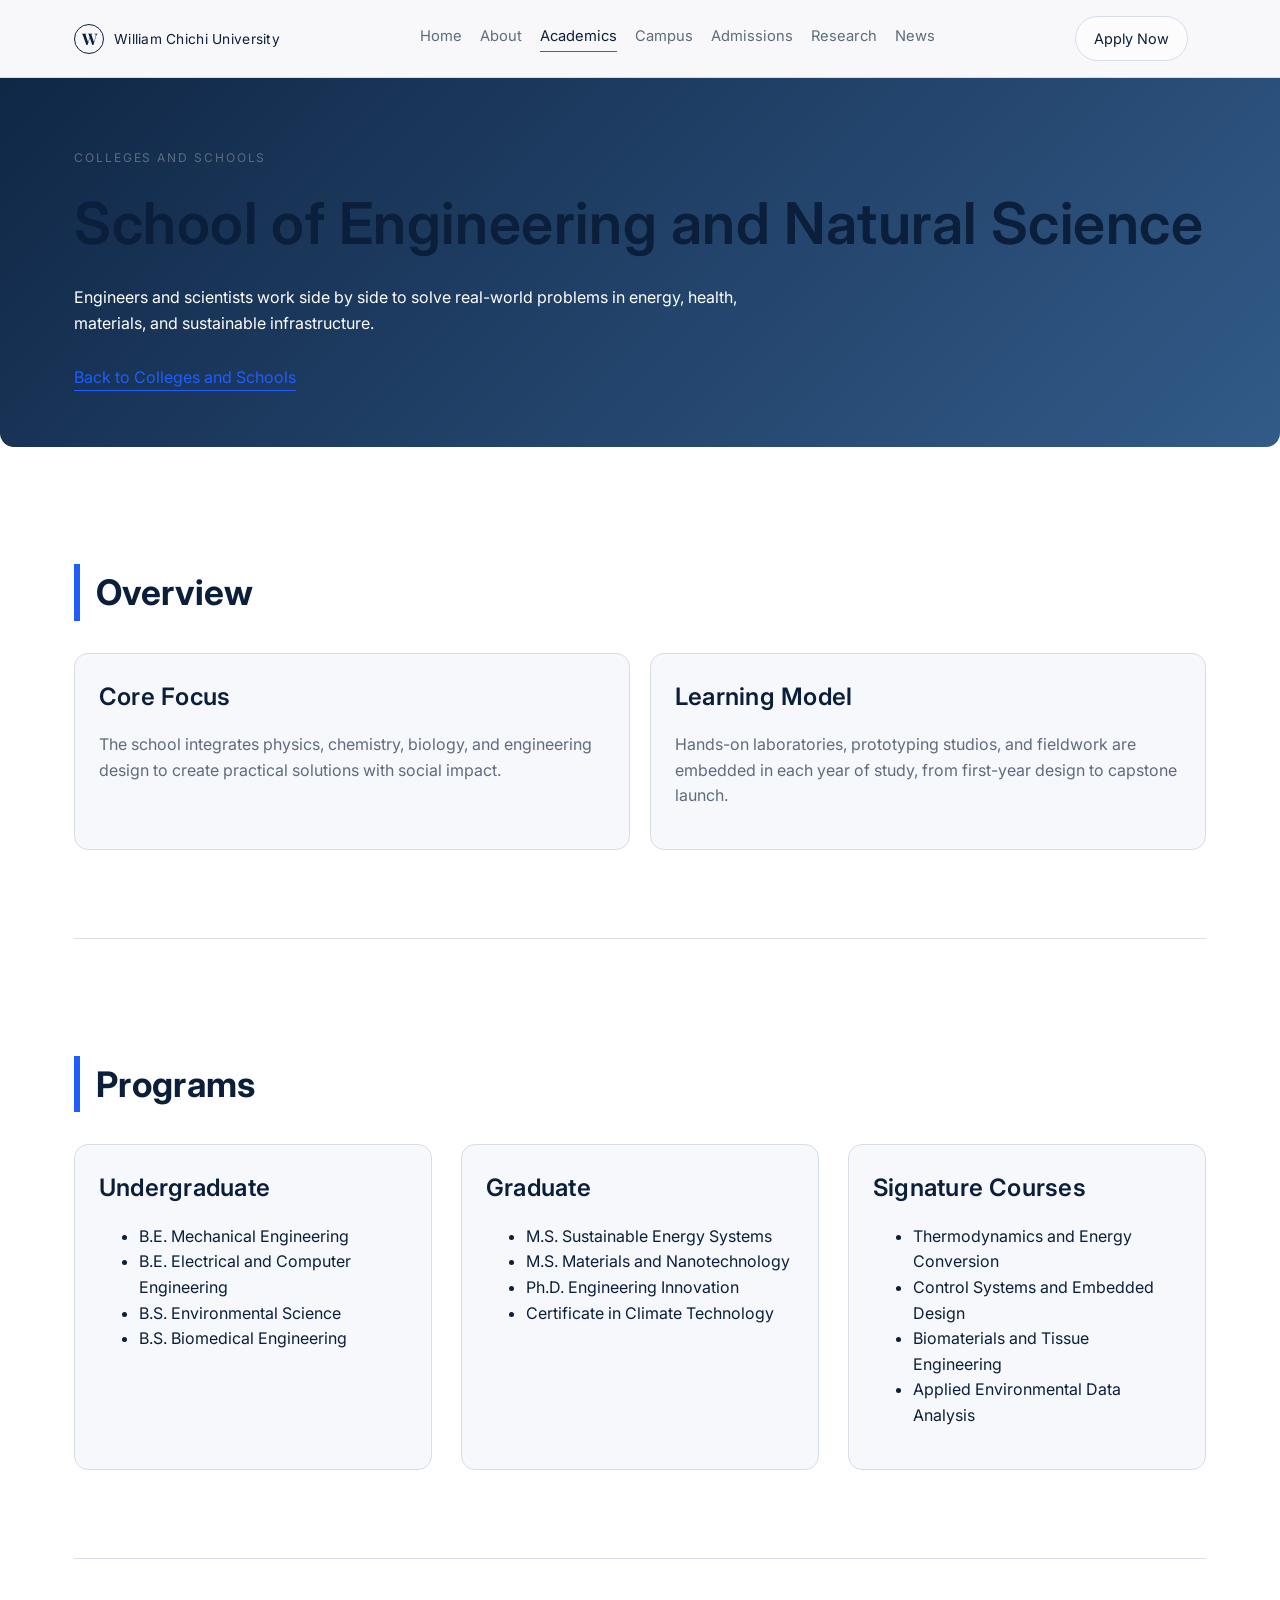
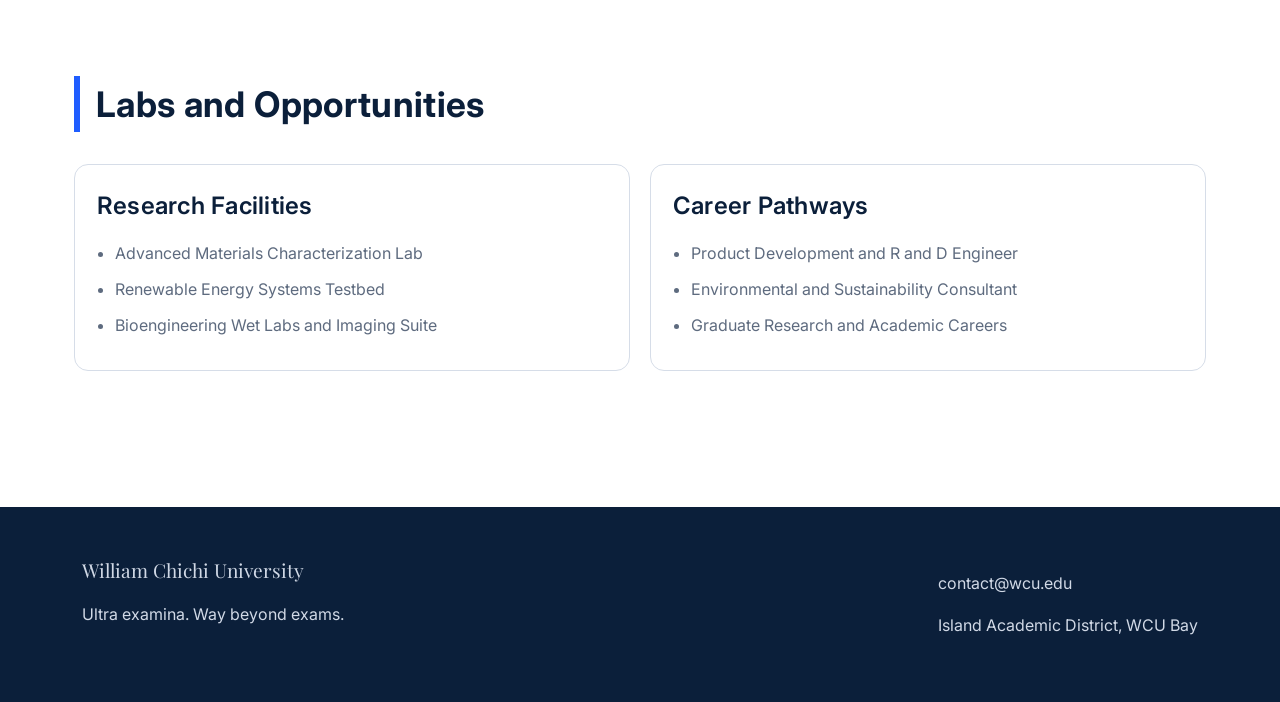
<file: school-engineering-and-natural-science.html>
<!DOCTYPE html>
<html lang="en">
<head>
  <meta charset="UTF-8" />
  <meta name="viewport" content="width=device-width, initial-scale=1.0" />
  <title>School of Engineering and Natural Science | William Chichi University</title>
  <link rel="preconnect" href="https://fonts.googleapis.com">
  <link rel="preconnect" href="https://fonts.gstatic.com" crossorigin>
  <link href="https://fonts.googleapis.com/css2?family=Playfair+Display:wght@500;700;800&family=Inter:opsz,wght@14..32,300;14..32,400;14..32,500;14..32,600;14..32,700&display=swap" rel="stylesheet">
  <link rel="stylesheet" href="styles.css" />
</head>
<body>
  <header class="site-header">
    <a class="brand" href="index.html"><span class="brand-mark">W</span><span class="brand-text">William Chichi University</span></a>
    <button class="menu-toggle" id="menuToggle" aria-expanded="false" aria-controls="navMenu">Menu</button>
    <nav id="navMenu" class="site-nav" aria-label="Primary">
      <a href="index.html">Home</a>
      <a href="about.html">About</a>
      <a class="active" href="academics.html">Academics</a>
      <a href="campus.html">Campus</a>
      <a href="admissions.html">Admissions</a>
      <a href="research.html">Research</a>
      <a href="news.html">News</a>
    </nav>
    <a class="btn btn-outline" href="admissions.html">Apply Now</a>
  </header>

  <section class="page-hero school-hero">
    <div class="inner reveal">
      <p class="eyebrow">COLLEGES AND SCHOOLS</p>
      <h1>School of Engineering and Natural Science</h1>
      <p class="page-intro">Engineers and scientists work side by side to solve real-world problems in energy, health, materials, and sustainable infrastructure.</p>
      <a class="text-link" href="academics.html#colleges-schools">Back to Colleges and Schools</a>
    </div>
  </section>

  <main class="school-page-main">
    <section class="section reveal">
      <h2 class="section-title">Overview</h2>
      <div class="grid-2col">
        <article class="card">
          <h3>Core Focus</h3>
          <p>The school integrates physics, chemistry, biology, and engineering design to create practical solutions with social impact.</p>
        </article>
        <article class="card">
          <h3>Learning Model</h3>
          <p>Hands-on laboratories, prototyping studios, and fieldwork are embedded in each year of study, from first-year design to capstone launch.</p>
        </article>
      </div>
    </section>

    <section class="section reveal">
      <h2 class="section-title">Programs</h2>
      <div class="schools-showcase">
        <article class="card">
          <h3>Undergraduate</h3>
          <ul>
            <li>B.E. Mechanical Engineering</li>
            <li>B.E. Electrical and Computer Engineering</li>
            <li>B.S. Environmental Science</li>
            <li>B.S. Biomedical Engineering</li>
          </ul>
        </article>
        <article class="card">
          <h3>Graduate</h3>
          <ul>
            <li>M.S. Sustainable Energy Systems</li>
            <li>M.S. Materials and Nanotechnology</li>
            <li>Ph.D. Engineering Innovation</li>
            <li>Certificate in Climate Technology</li>
          </ul>
        </article>
        <article class="card">
          <h3>Signature Courses</h3>
          <ul>
            <li>Thermodynamics and Energy Conversion</li>
            <li>Control Systems and Embedded Design</li>
            <li>Biomaterials and Tissue Engineering</li>
            <li>Applied Environmental Data Analysis</li>
          </ul>
        </article>
      </div>
    </section>

    <section class="section reveal">
      <h2 class="section-title">Labs and Opportunities</h2>
      <div class="two-col">
        <article class="list-panel">
          <h3>Research Facilities</h3>
          <ul>
            <li>Advanced Materials Characterization Lab</li>
            <li>Renewable Energy Systems Testbed</li>
            <li>Bioengineering Wet Labs and Imaging Suite</li>
          </ul>
        </article>
        <article class="list-panel">
          <h3>Career Pathways</h3>
          <ul>
            <li>Product Development and R and D Engineer</li>
            <li>Environmental and Sustainability Consultant</li>
            <li>Graduate Research and Academic Careers</li>
          </ul>
        </article>
      </div>
    </section>
  </main>

  <footer class="site-footer">
    <div>
      <p class="footer-title">William Chichi University</p>
      <p>Ultra examina. Way beyond exams.</p>
    </div>
    <div>
      <p>contact@wcu.edu</p>
      <p>Island Academic District, WCU Bay</p>
    </div>
  </footer>

  <script src="script.js"></script>
</body>
</html>
</file>
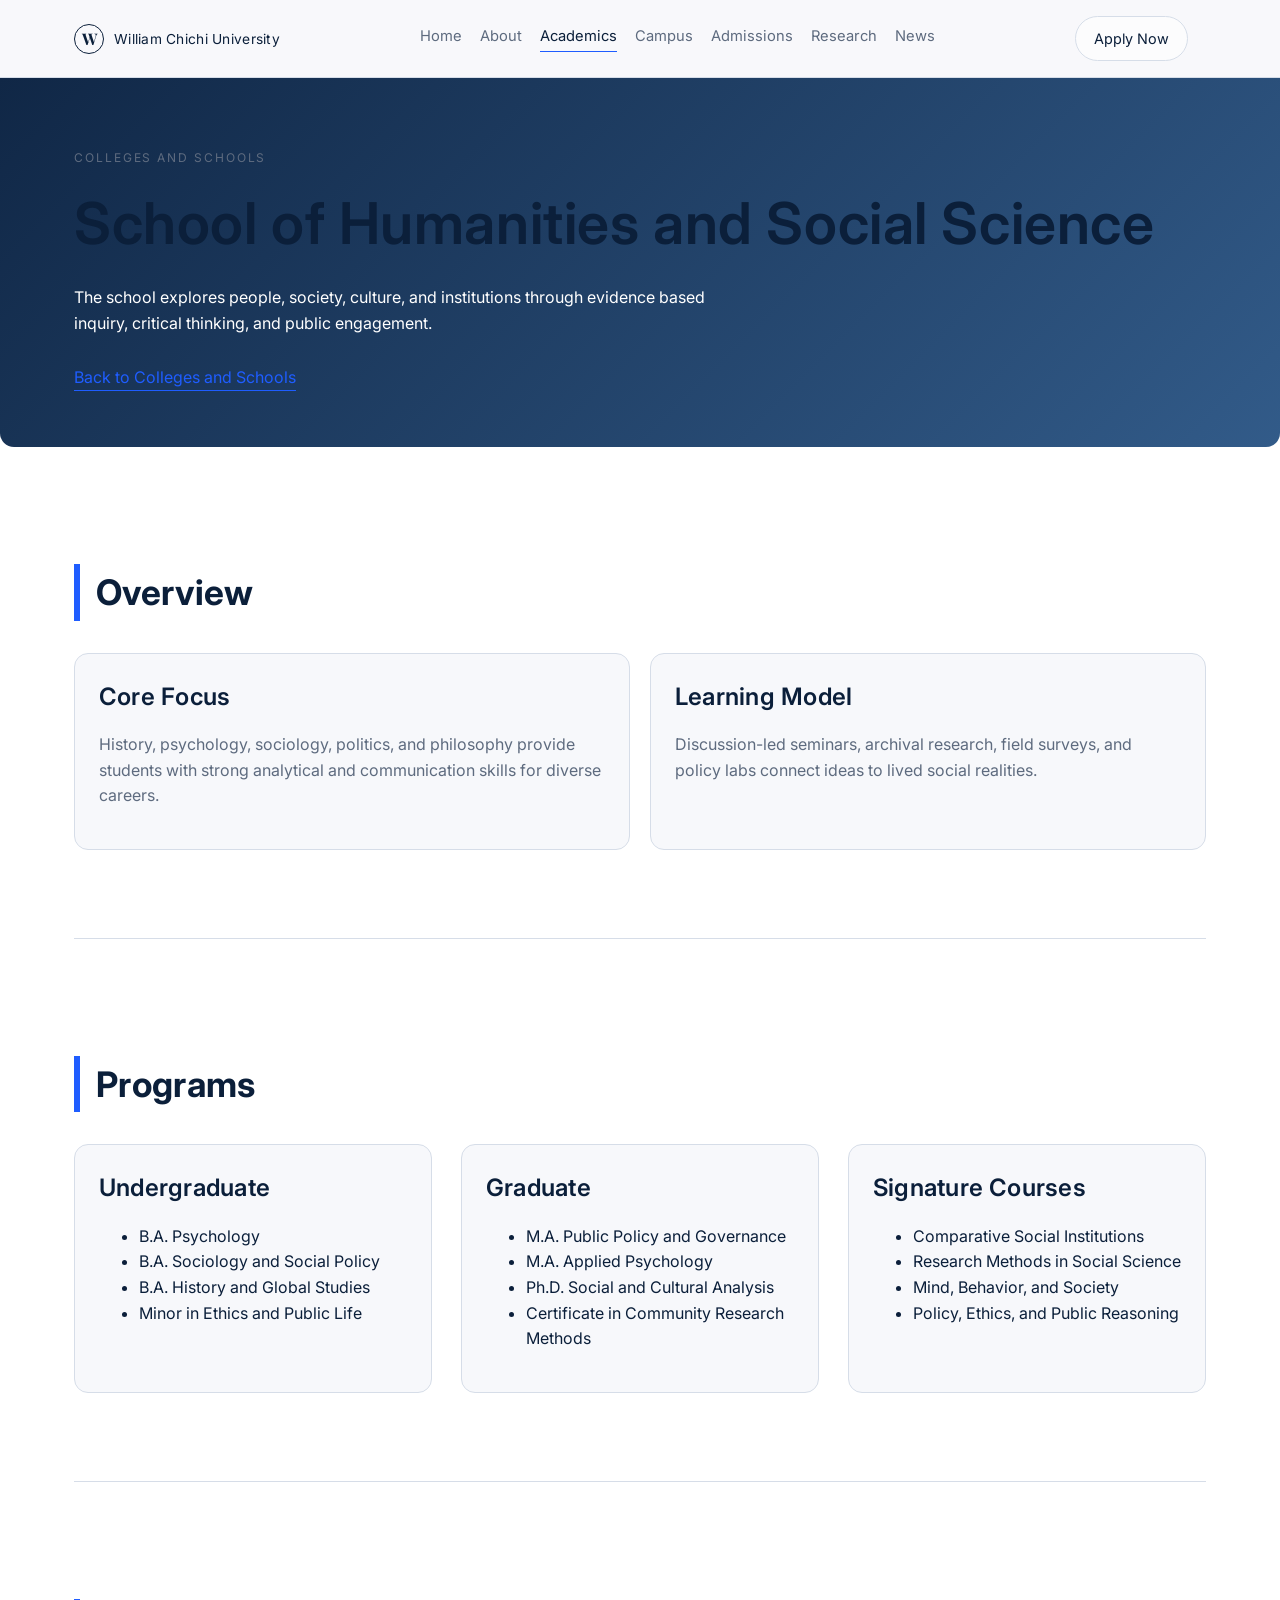
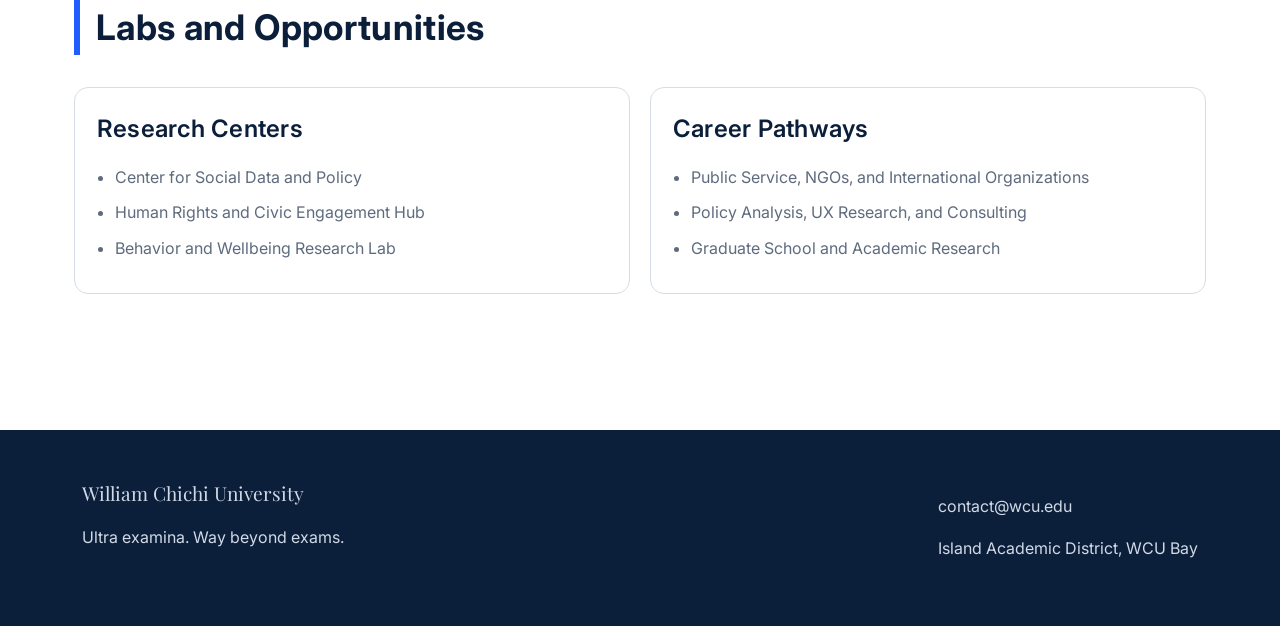
<file: school-humanities-and-social-science.html>
<!DOCTYPE html>
<html lang="en">
<head>
  <meta charset="UTF-8" />
  <meta name="viewport" content="width=device-width, initial-scale=1.0" />
  <title>School of Humanities and Social Science | William Chichi University</title>
  <link rel="preconnect" href="https://fonts.googleapis.com">
  <link rel="preconnect" href="https://fonts.gstatic.com" crossorigin>
  <link href="https://fonts.googleapis.com/css2?family=Playfair+Display:wght@500;700;800&family=Inter:opsz,wght@14..32,300;14..32,400;14..32,500;14..32,600;14..32,700&display=swap" rel="stylesheet">
  <link rel="stylesheet" href="styles.css" />
</head>
<body>
  <header class="site-header">
    <a class="brand" href="index.html"><span class="brand-mark">W</span><span class="brand-text">William Chichi University</span></a>
    <button class="menu-toggle" id="menuToggle" aria-expanded="false" aria-controls="navMenu">Menu</button>
    <nav id="navMenu" class="site-nav" aria-label="Primary">
      <a href="index.html">Home</a>
      <a href="about.html">About</a>
      <a class="active" href="academics.html">Academics</a>
      <a href="campus.html">Campus</a>
      <a href="admissions.html">Admissions</a>
      <a href="research.html">Research</a>
      <a href="news.html">News</a>
    </nav>
    <a class="btn btn-outline" href="admissions.html">Apply Now</a>
  </header>

  <section class="page-hero school-hero">
    <div class="inner reveal">
      <p class="eyebrow">COLLEGES AND SCHOOLS</p>
      <h1>School of Humanities and Social Science</h1>
      <p class="page-intro">The school explores people, society, culture, and institutions through evidence based inquiry, critical thinking, and public engagement.</p>
      <a class="text-link" href="academics.html#colleges-schools">Back to Colleges and Schools</a>
    </div>
  </section>

  <main class="school-page-main">
    <section class="section reveal">
      <h2 class="section-title">Overview</h2>
      <div class="grid-2col">
        <article class="card">
          <h3>Core Focus</h3>
          <p>History, psychology, sociology, politics, and philosophy provide students with strong analytical and communication skills for diverse careers.</p>
        </article>
        <article class="card">
          <h3>Learning Model</h3>
          <p>Discussion-led seminars, archival research, field surveys, and policy labs connect ideas to lived social realities.</p>
        </article>
      </div>
    </section>

    <section class="section reveal">
      <h2 class="section-title">Programs</h2>
      <div class="schools-showcase">
        <article class="card">
          <h3>Undergraduate</h3>
          <ul>
            <li>B.A. Psychology</li>
            <li>B.A. Sociology and Social Policy</li>
            <li>B.A. History and Global Studies</li>
            <li>Minor in Ethics and Public Life</li>
          </ul>
        </article>
        <article class="card">
          <h3>Graduate</h3>
          <ul>
            <li>M.A. Public Policy and Governance</li>
            <li>M.A. Applied Psychology</li>
            <li>Ph.D. Social and Cultural Analysis</li>
            <li>Certificate in Community Research Methods</li>
          </ul>
        </article>
        <article class="card">
          <h3>Signature Courses</h3>
          <ul>
            <li>Comparative Social Institutions</li>
            <li>Research Methods in Social Science</li>
            <li>Mind, Behavior, and Society</li>
            <li>Policy, Ethics, and Public Reasoning</li>
          </ul>
        </article>
      </div>
    </section>

    <section class="section reveal">
      <h2 class="section-title">Labs and Opportunities</h2>
      <div class="two-col">
        <article class="list-panel">
          <h3>Research Centers</h3>
          <ul>
            <li>Center for Social Data and Policy</li>
            <li>Human Rights and Civic Engagement Hub</li>
            <li>Behavior and Wellbeing Research Lab</li>
          </ul>
        </article>
        <article class="list-panel">
          <h3>Career Pathways</h3>
          <ul>
            <li>Public Service, NGOs, and International Organizations</li>
            <li>Policy Analysis, UX Research, and Consulting</li>
            <li>Graduate School and Academic Research</li>
          </ul>
        </article>
      </div>
    </section>
  </main>

  <footer class="site-footer">
    <div>
      <p class="footer-title">William Chichi University</p>
      <p>Ultra examina. Way beyond exams.</p>
    </div>
    <div>
      <p>contact@wcu.edu</p>
      <p>Island Academic District, WCU Bay</p>
    </div>
  </footer>

  <script src="script.js"></script>
</body>
</html>
</file>
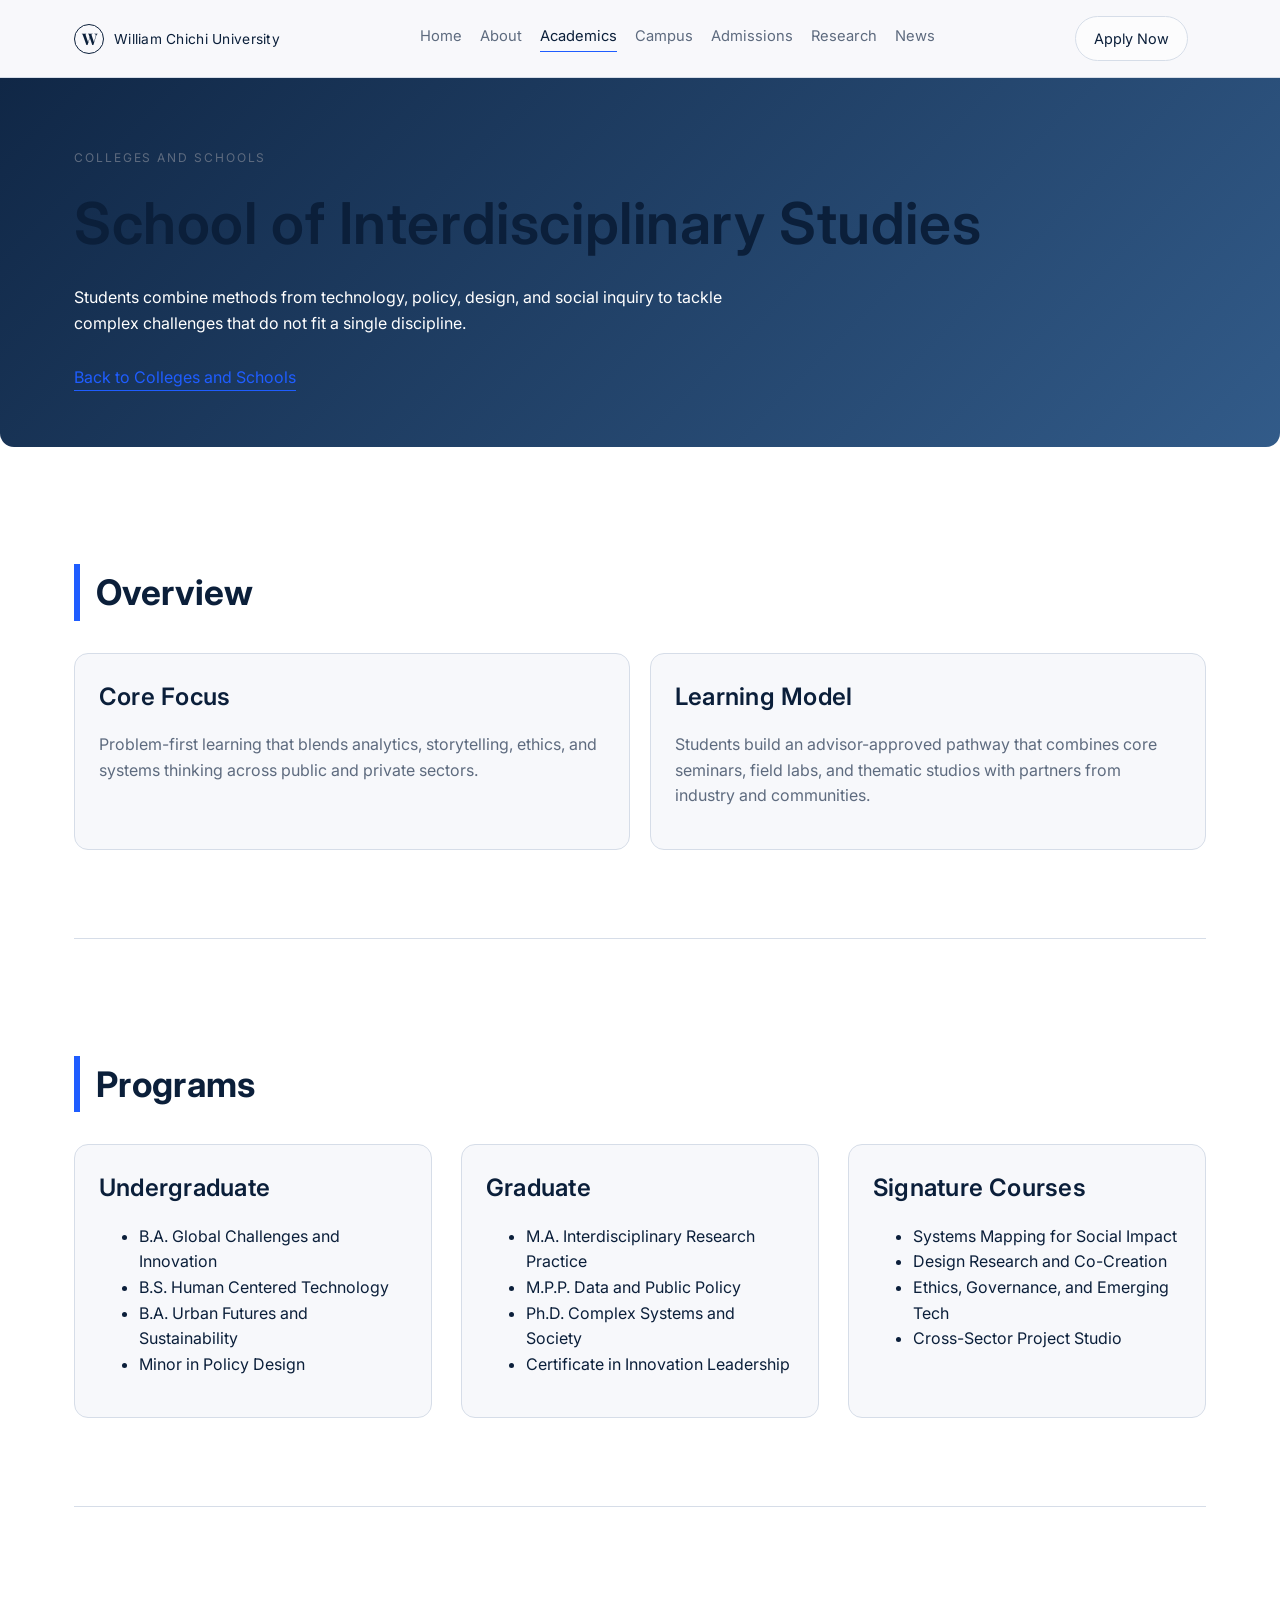
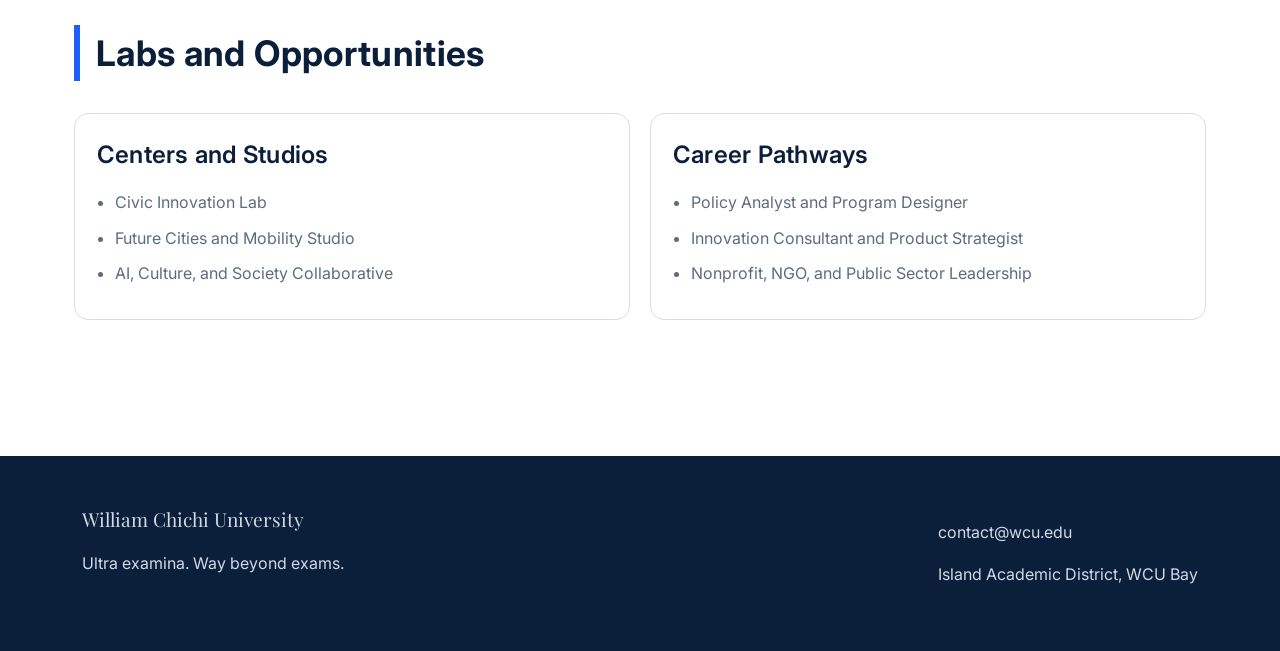
<file: school-interdisciplinary-studies.html>
<!DOCTYPE html>
<html lang="en">
<head>
  <meta charset="UTF-8" />
  <meta name="viewport" content="width=device-width, initial-scale=1.0" />
  <title>School of Interdisciplinary Studies | William Chichi University</title>
  <link rel="preconnect" href="https://fonts.googleapis.com">
  <link rel="preconnect" href="https://fonts.gstatic.com" crossorigin>
  <link href="https://fonts.googleapis.com/css2?family=Playfair+Display:wght@500;700;800&family=Inter:opsz,wght@14..32,300;14..32,400;14..32,500;14..32,600;14..32,700&display=swap" rel="stylesheet">
  <link rel="stylesheet" href="styles.css" />
</head>
<body>
  <header class="site-header">
    <a class="brand" href="index.html"><span class="brand-mark">W</span><span class="brand-text">William Chichi University</span></a>
    <button class="menu-toggle" id="menuToggle" aria-expanded="false" aria-controls="navMenu">Menu</button>
    <nav id="navMenu" class="site-nav" aria-label="Primary">
      <a href="index.html">Home</a>
      <a href="about.html">About</a>
      <a class="active" href="academics.html">Academics</a>
      <a href="campus.html">Campus</a>
      <a href="admissions.html">Admissions</a>
      <a href="research.html">Research</a>
      <a href="news.html">News</a>
    </nav>
    <a class="btn btn-outline" href="admissions.html">Apply Now</a>
  </header>

  <section class="page-hero school-hero">
    <div class="inner reveal">
      <p class="eyebrow">COLLEGES AND SCHOOLS</p>
      <h1>School of Interdisciplinary Studies</h1>
      <p class="page-intro">Students combine methods from technology, policy, design, and social inquiry to tackle complex challenges that do not fit a single discipline.</p>
      <a class="text-link" href="academics.html#colleges-schools">Back to Colleges and Schools</a>
    </div>
  </section>

  <main class="school-page-main">
    <section class="section reveal">
      <h2 class="section-title">Overview</h2>
      <div class="grid-2col">
        <article class="card">
          <h3>Core Focus</h3>
          <p>Problem-first learning that blends analytics, storytelling, ethics, and systems thinking across public and private sectors.</p>
        </article>
        <article class="card">
          <h3>Learning Model</h3>
          <p>Students build an advisor-approved pathway that combines core seminars, field labs, and thematic studios with partners from industry and communities.</p>
        </article>
      </div>
    </section>

    <section class="section reveal">
      <h2 class="section-title">Programs</h2>
      <div class="schools-showcase">
        <article class="card">
          <h3>Undergraduate</h3>
          <ul>
            <li>B.A. Global Challenges and Innovation</li>
            <li>B.S. Human Centered Technology</li>
            <li>B.A. Urban Futures and Sustainability</li>
            <li>Minor in Policy Design</li>
          </ul>
        </article>
        <article class="card">
          <h3>Graduate</h3>
          <ul>
            <li>M.A. Interdisciplinary Research Practice</li>
            <li>M.P.P. Data and Public Policy</li>
            <li>Ph.D. Complex Systems and Society</li>
            <li>Certificate in Innovation Leadership</li>
          </ul>
        </article>
        <article class="card">
          <h3>Signature Courses</h3>
          <ul>
            <li>Systems Mapping for Social Impact</li>
            <li>Design Research and Co-Creation</li>
            <li>Ethics, Governance, and Emerging Tech</li>
            <li>Cross-Sector Project Studio</li>
          </ul>
        </article>
      </div>
    </section>

    <section class="section reveal">
      <h2 class="section-title">Labs and Opportunities</h2>
      <div class="two-col">
        <article class="list-panel">
          <h3>Centers and Studios</h3>
          <ul>
            <li>Civic Innovation Lab</li>
            <li>Future Cities and Mobility Studio</li>
            <li>AI, Culture, and Society Collaborative</li>
          </ul>
        </article>
        <article class="list-panel">
          <h3>Career Pathways</h3>
          <ul>
            <li>Policy Analyst and Program Designer</li>
            <li>Innovation Consultant and Product Strategist</li>
            <li>Nonprofit, NGO, and Public Sector Leadership</li>
          </ul>
        </article>
      </div>
    </section>
  </main>

  <footer class="site-footer">
    <div>
      <p class="footer-title">William Chichi University</p>
      <p>Ultra examina. Way beyond exams.</p>
    </div>
    <div>
      <p>contact@wcu.edu</p>
      <p>Island Academic District, WCU Bay</p>
    </div>
  </footer>

  <script src="script.js"></script>
</body>
</html>
</file>
<file: styles.css>
﻿:root {
  --bg: #f7f8fb;
  --surface: #ffffff;
  --text: #0b1f3a;
  --muted: #5e6b7f;
  --line: #d6dde8;
  --accent: #1f5dff;
  --wcu-gold: #b88a2d;
  --header-bg: rgba(247, 248, 251, 0.88);
  --radius: 14px;
  --max: 1180px;
}

* {
  box-sizing: border-box;
}

html,
body {
  margin: 0;
  padding: 0;
  background: var(--surface);
  color: var(--text);
  font-family: "Inter", "Segoe UI", sans-serif;
  scroll-behavior: smooth;
}

body {
  line-height: 1.6;
}

a {
  color: inherit;
  text-decoration: none;
}

.loading-screen {
  position: fixed;
  inset: 0;
  background: #0b1f3a;
  z-index: 1000;
  display: grid;
  place-items: center;
  transition: opacity 0.5s ease, visibility 0.5s ease;
}

.loading-screen.hidden {
  opacity: 0;
  visibility: hidden;
}

.loading-mark {
  width: 88px;
  height: 88px;
}

.loading-mark path {
  fill: none;
  stroke: #ffffff;
  stroke-width: 5;
  stroke-linecap: round;
  stroke-linejoin: round;
  stroke-dasharray: 240;
  stroke-dashoffset: 240;
  animation: draw 1.3s ease forwards;
}

@keyframes draw {
  to {
    stroke-dashoffset: 0;
  }
}

.site-header {
  position: sticky;
  top: 0;
  z-index: 100;
  backdrop-filter: blur(10px);
  background: var(--header-bg);
  border-bottom: 1px solid var(--line);
  width: 100%;
  max-width: none;
  margin: 0;
  padding-top: 16px;
  padding-bottom: 16px;
  padding-left: max(24px, calc((100vw - var(--max)) / 2 + 24px));
  padding-right: max(24px, calc((100vw - var(--max)) / 2 + 24px));
  display: grid;
  grid-template-columns: auto 1fr auto auto;
  gap: 18px;
  align-items: center;
}

.brand {
  display: inline-flex;
  align-items: center;
  gap: 10px;
}

.brand-mark {
  width: 30px;
  height: 30px;
  border: 1px solid var(--text);
  border-radius: 50%;
  display: grid;
  place-items: center;
  font-family: "Playfair Display", Georgia, serif;
  font-weight: 700;
}

.brand-text {
  font-size: 0.86rem;
  letter-spacing: 0.02em;
}

.site-nav {
  display: flex;
  justify-content: center;
  gap: 18px;
}

.site-nav a {
  color: var(--muted);
  font-size: 0.92rem;
  padding-bottom: 3px;
  border-bottom: 1px solid transparent;
  transition: color 0.22s ease, border-color 0.22s ease;
}

.site-nav a:hover,
.site-nav a.active {
  color: var(--text);
  border-color: var(--accent);
}

.menu-toggle {
  display: none;
}

main {
  max-width: var(--max);
  margin: 0 auto;
  padding: 0 24px;
}

.hero {
  min-height: 84vh;
  border-bottom: 1px solid var(--line);
  position: relative;
  display: grid;
  place-items: center;
  overflow: hidden;
  border-radius: 0 0 var(--radius) var(--radius);
  background:
    linear-gradient(135deg, rgba(11, 31, 58, 0.9), rgba(11, 31, 58, 0.62)),
    radial-gradient(circle at 18% 70%, rgba(31, 93, 255, 0.35), transparent 36%),
    radial-gradient(circle at 74% 24%, rgba(255, 255, 255, 0.12), transparent 40%),
    linear-gradient(120deg, #173154, #274f78 44%, #6a8aa6);
}

.hero-overlay {
  position: absolute;
  inset: 0;
  background-image: linear-gradient(transparent 96%, rgba(255, 255, 255, 0.11) 96%), linear-gradient(90deg, transparent 96%, rgba(255, 255, 255, 0.11) 96%);
  background-size: 42px 42px;
  opacity: 0.2;
}

.hero-content {
  position: relative;
  max-width: 800px;
  text-align: center;
  color: #fff;
  padding: 72px 20px;
}

.eyebrow {
  margin: 0;
  text-transform: uppercase;
  letter-spacing: 0.16em;
  font-size: 0.75rem;
  color: var(--muted);
}

.hero .eyebrow {
  color: rgba(255, 255, 255, 0.8);
}

.hero-mark {
  font-size: clamp(4rem, 11vw, 7.6rem);
  font-family: "Playfair Display", Georgia, serif;
  line-height: 1;
  margin: 14px 0;
  opacity: 0.92;
}

.hero h1,
h1,
h2 {
  font-family: "Inter", Georgia, sans-serif;
  font-weight: 600;
  letter-spacing: 0.01em;
  font-size: 1.5rem;
  margin-bottom: 1rem;
  color: var(--text);
}

h4 {
  font-family: 'Inter', sans-serif;
  font-weight: 600;
  font-size: 1.1rem;
  margin-bottom: 1rem;
}

.section-title {
  font-size: 2.2rem;
  margin-bottom: 2rem;
  border-left: 6px solid var(--accent);
  padding-left: 1rem;
  font-weight: 700;
}

section[id] {
  scroll-margin-top: 150px;
}

h3 {
  font-family: 'Inter', sans-serif;
  font-weight: 600;
  letter-spacing: 0.01em;
  font-size: 1.5rem;
  margin-bottom: 1rem;
  color: var(--text);
}

h4 {
  font-family: 'Inter', sans-serif;
  font-weight: 600;
  font-size: 1.1rem;
  margin-bottom: 1rem;
}

.section-title {
  font-size: 2.2rem;
  margin-bottom: 2rem;
  border-left: 6px solid var(--accent);
  padding-left: 1rem;
  font-weight: 700;
}

section[id] {
  scroll-margin-top: 150px;
}

.hero h1 {
  font-size: clamp(2rem, 6vw, 4.2rem);
  margin: 0;
}

.hero-subtitle {
  margin: 12px 0 0;
  font-size: 1.05rem;
}

.hero-copy {
  max-width: 580px;
  margin: 20px auto 0;
  color: rgba(255, 255, 255, 0.88);
}

.hero-actions {
  margin-top: 28px;
  display: flex;
  justify-content: center;
  gap: 12px;
  flex-wrap: wrap;
}

.btn {
  border-radius: 999px;
  padding: 10px 18px;
  border: 1px solid var(--line);
  font-size: 0.9rem;
  transition: transform 0.18s ease, border-color 0.22s ease, background 0.22s ease, color 0.22s ease;
}

.btn:hover {
  transform: translateY(-2px);
}

.btn-solid {
  border-color: transparent;
  color: #fff;
  background: var(--accent);
}

.btn-solid:hover {
  background: #1548ce;
}

.btn-outline {
  color: var(--text);
  background: rgba(255, 255, 255, 0.65);
}

.hero .btn-outline {
  color: #fff;
  background: rgba(255, 255, 255, 0.05);
  border-color: rgba(255, 255, 255, 0.55);
}

.hero .btn-outline:hover {
  background: rgba(255, 255, 255, 0.13);
}

.section {
  padding: clamp(58px, 8vw, 88px) 0;
  border-bottom: 1px solid var(--line);
}

.section-header {
  max-width: 760px;
  margin-bottom: 28px;
}

.section-header h2 {
  margin: 10px 0 0;
  font-size: clamp(1.5rem, 3.3vw, 2.5rem);
}

.pillars {
  display: grid;
  grid-template-columns: repeat(3, minmax(0, 1fr));
  gap: 18px;
}

.pillars article {
  border: 1px solid var(--line);
  border-radius: var(--radius);
  padding: 24px;
  background: var(--surface);
}

.pillars h3 {
  margin-top: 0;
}

.card-grid {
  display: grid;
  grid-template-columns: repeat(2, minmax(0, 1fr));
  gap: 16px;
}

.grid-2col {
  display: grid;
  grid-template-columns: repeat(2, minmax(0, 1fr));
  gap: 16px;
}

.card {
  border: 1px solid var(--line);
  border-radius: var(--radius);
  padding: 24px;
  background: var(--bg);
  position: relative;
  overflow: hidden;
  transition: transform 0.24s ease, border-color 0.24s ease;
}

.card::before {
  content: "";
  position: absolute;
  left: 24px;
  bottom: 20px;
  width: 0;
  height: 2px;
  background: var(--accent);
  transition: width 0.26s ease;
}

.card:hover {
  transform: translateY(-3px);
  border-color: #b7c5db;
}

.card:hover::before {
  width: 64px;
}

.card h3 {
  margin-top: 0;
}

.card p,
.pillars p,
.section p,
.news-list a,
.page-intro p,
.timeline li,
.list-panel li {
  color: var(--muted);
}

.campus-band {
  display: grid;
  grid-template-columns: 1.1fr 1fr;
  gap: 28px;
  align-items: center;
}

.text-link {
  display: inline-block;
  margin-top: 12px;
  border-bottom: 1px solid var(--accent);
  color: var(--accent);
}

.campus-visual {
  height: 290px;
  border: 1px solid var(--line);
  border-radius: var(--radius);
  background: linear-gradient(150deg, rgba(31, 93, 255, 0.1), rgba(11, 31, 58, 0.06));
  position: relative;
  overflow: hidden;
}

.blob {
  position: absolute;
  width: 230px;
  height: 230px;
  border-radius: 64% 36% 55% 45% / 44% 52% 48% 56%;
  background: rgba(31, 93, 255, 0.2);
  top: 26px;
  left: 40px;
}

.line-grid {
  position: absolute;
  inset: 0;
  background-image: linear-gradient(rgba(11, 31, 58, 0.12) 1px, transparent 1px), linear-gradient(90deg, rgba(11, 31, 58, 0.12) 1px, transparent 1px);
  background-size: 30px 30px;
}

.news-list {
  border: 1px solid var(--line);
  border-radius: var(--radius);
  overflow: hidden;
  background: var(--surface);
}

.news-list a {
  display: block;
  padding: 16px 20px;
  border-bottom: 1px solid var(--line);
  transition: background 0.22s ease;
}

.news-list a:last-child {
  border-bottom: none;
}

.news-list a:hover {
  background: #f0f4fb;
}

.news-list span {
  display: inline-block;
  min-width: 118px;
  color: #73829c;
  margin-right: 12px;
}

.site-footer {
  padding-top: 34px;
  padding-bottom: 44px;
  display: grid;
  grid-template-columns: 1fr auto;
  gap: 20px;
}

.footer-title {
  font-family: "Playfair Display", Georgia, serif;
  font-size: 1.2rem;
  margin: 0;
}

.page-hero {
  min-height: 42vh;
  background: linear-gradient(145deg, #0f2747, #1e3f69);
  color: #fff;
  border-radius: 0 0 var(--radius) var(--radius);
  display: grid;
  align-items: end;
  width: 100%;
  padding-left: max(24px, calc((100vw - var(--max)) / 2 + 24px));
  padding-right: max(24px, calc((100vw - var(--max)) / 2 + 24px));
}

.page-hero .inner {
  max-width: 100%;
  margin: 0;
  width: 100%;
  padding: 70px 0 56px;
}

.page-hero h1 {
  margin: 10px 0 0;
  font-size: clamp(2rem, 5.1vw, 3.6rem);
}

.page-intro {
  margin-top: 16px;
  max-width: 680px;
}

.admissions-hero {
  min-height: 62vh;
  background:
    radial-gradient(circle at top right, rgba(110, 190, 255, 0.28), transparent 30%),
    radial-gradient(circle at bottom left, rgba(255, 189, 89, 0.18), transparent 28%),
    linear-gradient(140deg, #0b1f3a, #123560 45%, #1e4f73);
}

.admissions-hero-grid {
  display: grid;
  grid-template-columns: minmax(0, 1.4fr) minmax(280px, 0.8fr);
  gap: 24px;
  align-items: end;
}

.admissions-hero-copy {
  max-width: 760px;
}

.admissions-hero-card {
  border: 1px solid rgba(255, 255, 255, 0.18);
  border-radius: 24px;
  background: rgba(255, 255, 255, 0.08);
  backdrop-filter: blur(10px);
  padding: 24px;
  box-shadow: 0 24px 60px rgba(2, 12, 28, 0.25);
}

.hero-card-label {
  margin: 0 0 10px;
  font-size: 0.78rem;
  text-transform: uppercase;
  letter-spacing: 0.14em;
  color: rgba(255, 255, 255, 0.72);
}

.admissions-deadline {
  font-family: "Playfair Display", Georgia, serif;
  font-size: 1.7rem;
  line-height: 1.2;
  margin-bottom: 18px;
}

.admissions-hero-points {
  margin: 0;
  padding-left: 18px;
  color: rgba(255, 255, 255, 0.86);
}

.admissions-hero-points li {
  margin-bottom: 10px;
}

.admissions-strip {
  display: grid;
  grid-template-columns: repeat(3, minmax(0, 1fr));
  gap: 18px;
}

.admissions-overview {
  display: grid;
  gap: 22px;
}

.admissions-strip article {
  padding: 22px 24px;
  border: 1px solid var(--line);
  border-radius: var(--radius);
  background:
    linear-gradient(180deg, rgba(31, 93, 255, 0.04), transparent),
    var(--surface);
}

.admissions-strip-number {
  margin: 0;
  font-size: clamp(1.4rem, 3vw, 2.2rem);
  font-weight: 700;
  color: var(--text);
}

.admissions-strip-label {
  margin: 8px 0 0;
  color: var(--muted);
}

.admissions-grid {
  grid-template-columns: repeat(4, minmax(0, 1fr));
}

.admissions-info-grid {
  display: grid;
  grid-template-columns: repeat(3, minmax(0, 1fr));
  gap: 20px;
}

.admissions-steps {
  background:
    linear-gradient(180deg, rgba(31, 93, 255, 0.06), transparent),
    var(--surface);
}

.admissions-checklist {
  background: var(--bg);
}

.admissions-principle {
  display: grid;
  grid-template-columns: minmax(0, 1fr) minmax(280px, 0.9fr);
  gap: 28px;
  padding: 28px;
}

.academic-nav {
  position: sticky;
  top: 78px;
  z-index: 99;
  background: var(--surface);
  border-bottom: 1px solid var(--line);
  padding: 1rem 0;
}

.academic-nav .inner {
  max-width: var(--max);
  margin: 0 auto;
  padding: 0 24px;
  display: flex;
  gap: 1rem;
  flex-wrap: wrap;
  justify-content: flex-start;
}

.academic-nav a {
  color: var(--text);
  text-decoration: none;
  font-weight: 500;
  font-size: 0.85rem;
  white-space: nowrap;
  padding: 0.5rem 1rem;
  border-radius: 20px;
  transition: background 0.2s;
}

.academic-nav a:hover,
.academic-nav a.active {
  background: var(--accent);
  color: white;
}

.admissions-principle {
  border-radius: 24px;
  border: 1px solid var(--line);
  background:
    radial-gradient(circle at top left, rgba(31, 93, 255, 0.08), transparent 38%),
    linear-gradient(180deg, #ffffff, #f4f7fb);
}

.admissions-principle h2 {
  margin: 8px 0 0;
  font-size: clamp(1.7rem, 3vw, 2.6rem);
}

.admissions-principle p:last-child {
  margin: 0;
  align-self: center;
  font-size: 1.02rem;
}

.admissions-cta {
  display: grid;
  grid-template-columns: minmax(0, 1.2fr) auto;
  gap: 24px;
  align-items: center;
  padding: 30px;
  border-radius: 28px;
  background: linear-gradient(135deg, #0d2647, #1e4f73);
  color: #fff;
  box-shadow: 0 28px 70px rgba(8, 24, 46, 0.16);
}

.admissions-cta h2 {
  margin: 8px 0 12px;
  font-size: clamp(1.9rem, 4vw, 3rem);
}

.admissions-cta p {
  margin: 0;
  color: rgba(255, 255, 255, 0.84);
  max-width: 640px;
}

.admissions-cta .eyebrow {
  color: rgba(255, 255, 255, 0.74);
}

.admissions-cta .btn-outline {
  background: rgba(255, 255, 255, 0.08);
  border-color: rgba(255, 255, 255, 0.5);
  color: #fff;
}

.admissions-cta-actions {
  display: flex;
  gap: 12px;
  flex-wrap: wrap;
  justify-content: flex-end;
}

.admissions-cta-actions .btn {
  min-width: 168px;
  text-align: center;
}

.application-main {
  max-width: 980px;
}

.application-layout {
  display: grid;
  grid-template-columns: minmax(0, 0.75fr) minmax(0, 1.35fr);
  gap: 24px;
  align-items: start;
}

.application-panel,
.application-form {
  border: 1px solid var(--line);
  border-radius: 24px;
  background: var(--surface);
  padding: 28px;
}

.application-panel {
  position: sticky;
  top: 106px;
  background:
    linear-gradient(180deg, rgba(31, 93, 255, 0.06), transparent),
    var(--surface);
}

.application-panel h3,
.application-form h3 {
  margin-top: 0;
}

.application-panel ul {
  margin: 0;
  padding-left: 18px;
}

.application-panel li {
  margin-bottom: 10px;
  color: var(--muted);
}

.application-form-grid {
  display: grid;
  grid-template-columns: repeat(2, minmax(0, 1fr));
  gap: 18px;
}

.form-field {
  display: grid;
  gap: 8px;
}

.form-field-full {
  grid-column: 1 / -1;
}

.form-field label {
  font-size: 0.92rem;
  font-weight: 600;
  color: var(--text);
}

.required-mark {
  color: #d22f27;
  font-weight: 700;
}

.form-field input,
.form-field select,
.form-field textarea {
  width: 100%;
  border: 1px solid var(--line);
  border-radius: 14px;
  padding: 12px 14px;
  font: inherit;
  color: var(--text);
  background: #fbfcfe;
  transition: border-color 0.2s ease, box-shadow 0.2s ease;
}

.form-field input:focus,
.form-field select:focus,
.form-field textarea:focus {
  outline: none;
  border-color: var(--accent);
  box-shadow: 0 0 0 3px rgba(31, 93, 255, 0.12);
}

.form-field textarea {
  min-height: 150px;
  resize: vertical;
}

.form-checkbox {
  display: flex;
  align-items: flex-start;
  gap: 10px;
  padding: 14px 16px;
  border: 1px solid var(--line);
  border-radius: 14px;
  background: #fbfcfe;
}

.form-checkbox input {
  width: auto;
  margin-top: 3px;
}

.form-checkbox label {
  font-weight: 400;
  color: var(--muted);
}

.form-note {
  margin: 0;
  font-size: 0.9rem;
  color: var(--muted);
}

.application-status {
  display: grid;
  gap: 6px;
}

.form-note-success {
  color: #146c43;
}

.application-actions {
  display: flex;
  align-items: center;
  justify-content: space-between;
  gap: 14px;
  margin-top: 24px;
}

.two-col {
  display: grid;
  grid-template-columns: 1fr 1fr;
  gap: 20px;
}

.grid-2col {
  display: grid;
  grid-template-columns: repeat(2, minmax(0, 1fr));
  gap: 20px;
}

.list-panel,
.timeline {
  border: 1px solid var(--line);
  background: var(--surface);
  border-radius: var(--radius);
  padding: 22px;
}

.list-panel h3,
.timeline h3 {
  margin-top: 0;
}

.list-panel ul,
.timeline ol {
  padding-left: 18px;
  margin-bottom: 0;
}

.timeline li,
.list-panel li {
  margin-bottom: 10px;
}

.reveal {
  opacity: 0;
  transform: translateY(18px);
  transition: opacity 0.65s ease, transform 0.65s ease;
}

.reveal.visible {
  opacity: 1;
  transform: translateY(0);
}

@media (max-width: 980px) {
  .site-header {
    grid-template-columns: auto 1fr auto;
  }

  .menu-toggle {
    justify-self: end;
    display: inline-block;
    border: 1px solid var(--line);
    background: var(--surface);
    color: var(--text);
    border-radius: 999px;
    padding: 8px 13px;
    font-size: 0.85rem;
  }

  .site-nav {
    position: absolute;
    left: 24px;
    right: 24px;
    top: 78px;
    border: 1px solid var(--line);
    background: var(--surface);
    border-radius: 12px;
    padding: 14px;
    display: none;
    flex-direction: column;
    gap: 8px;
  }

  .site-nav.open {
    display: flex;
  }

  .site-header .btn-outline {
    display: none;
  }

  .pillars,
  .campus-band,
  .two-col,
  .application-layout,
  .admissions-info-grid,
  .admissions-strip,
  .admissions-hero-grid,
  .admissions-principle,
  .admissions-cta {
    grid-template-columns: 1fr;
  }

  .admissions-grid {
    grid-template-columns: repeat(2, minmax(0, 1fr));
  }

  .admissions-cta-actions {
    justify-content: flex-start;
  }

  .application-panel {
    position: static;
  }
}

.schools-showcase {
  display: grid;
  grid-template-columns: repeat(auto-fill, minmax(280px, 1fr));
  gap: 1.8rem;
  margin-top: 1rem;
}

.school-card,
.resource-card {
  border-radius: 24px;
  padding: 1.8rem;
  box-shadow: 0 4px 12px rgba(0,0,0,0.03);
  transition: all 0.25s ease;
  border: 1px solid var(--line);
  background: var(--surface);
}

.school-card:hover,
.resource-card:hover {
  transform: translateY(-4px);
  box-shadow: 0 20px 30px -12px rgba(0,0,0,0.1);
}

.schools-showcase {
  display: grid;
  grid-template-columns: repeat(auto-fill, minmax(280px, 1fr));
  gap: 1.8rem;
  margin-top: 1rem;
}

.school-card,
.resource-card {
  border-radius: 24px;
  padding: 1.8rem;
  box-shadow: 0 4px 12px rgba(0,0,0,0.03);
  transition: all 0.25s ease;
  border: 1px solid var(--line);
  background: var(--surface);
}

.school-card:hover,
.resource-card:hover {
  transform: translateY(-4px);
  box-shadow: 0 20px 30px -12px rgba(0,0,0,0.1);
}

.badge {
  border-radius: 60px;
  padding: 0.2rem 0.8rem;
  font-size: 0.75rem;
  font-weight: 600;
  display: inline-block;
  margin-top: 0.75rem;
  background: rgba(31, 93, 255, 0.1);
  color: var(--accent);
}

.footer-links {
  display: flex;
  justify-content: space-between;
  flex-wrap: wrap;
  gap: 2rem;
}

.site-footer {
  color: #D1D9E6;
  width: 100%;
  max-width: none;
  margin-top: 3rem;
  padding-top: 3rem;
  padding-bottom: 3rem;
  padding-left: max(2rem, calc((100vw - var(--max)) / 2 + 2rem));
  padding-right: max(2rem, calc((100vw - var(--max)) / 2 + 2rem));
  background: #0b1f3a;
}


.school-hero {
  min-height: 38vh;
  background: linear-gradient(135deg, #102746, #325b89);
}

.school-page-main .section:last-child {
  border-bottom: none;
}
</file>
